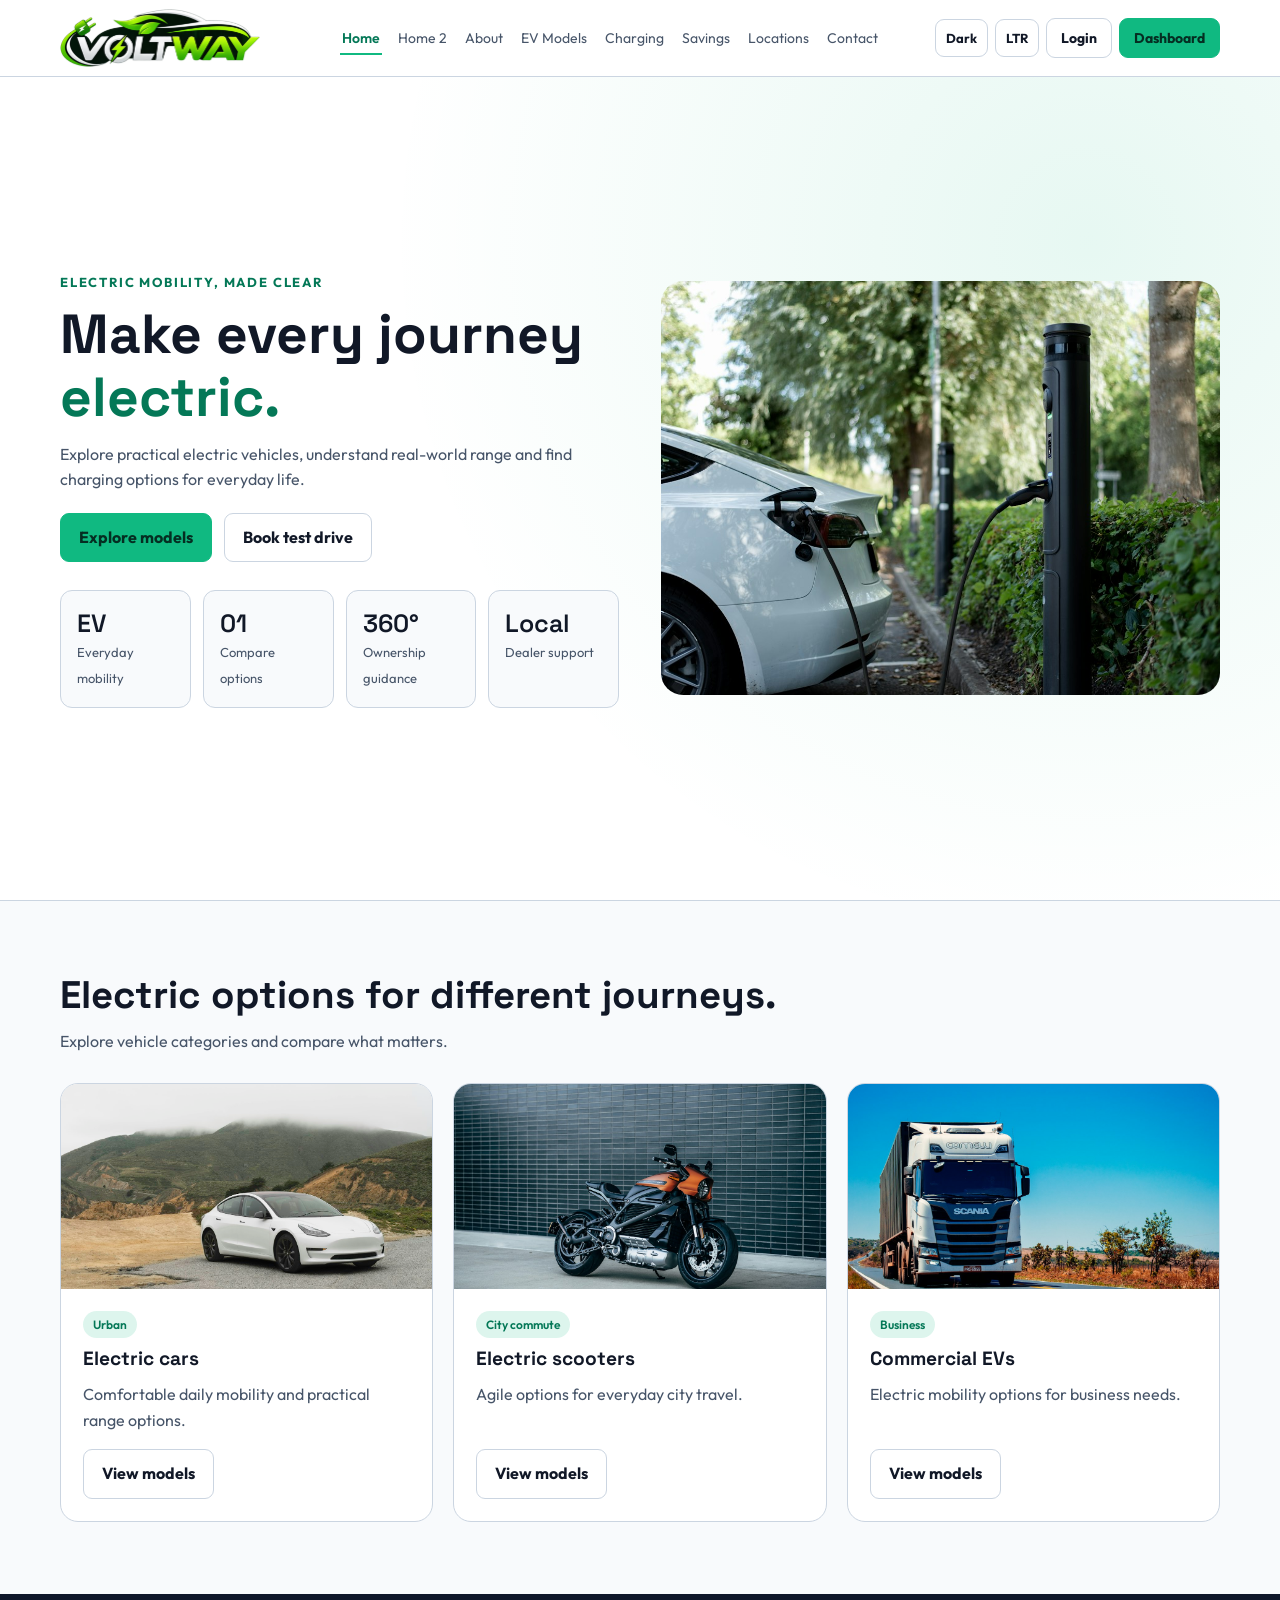
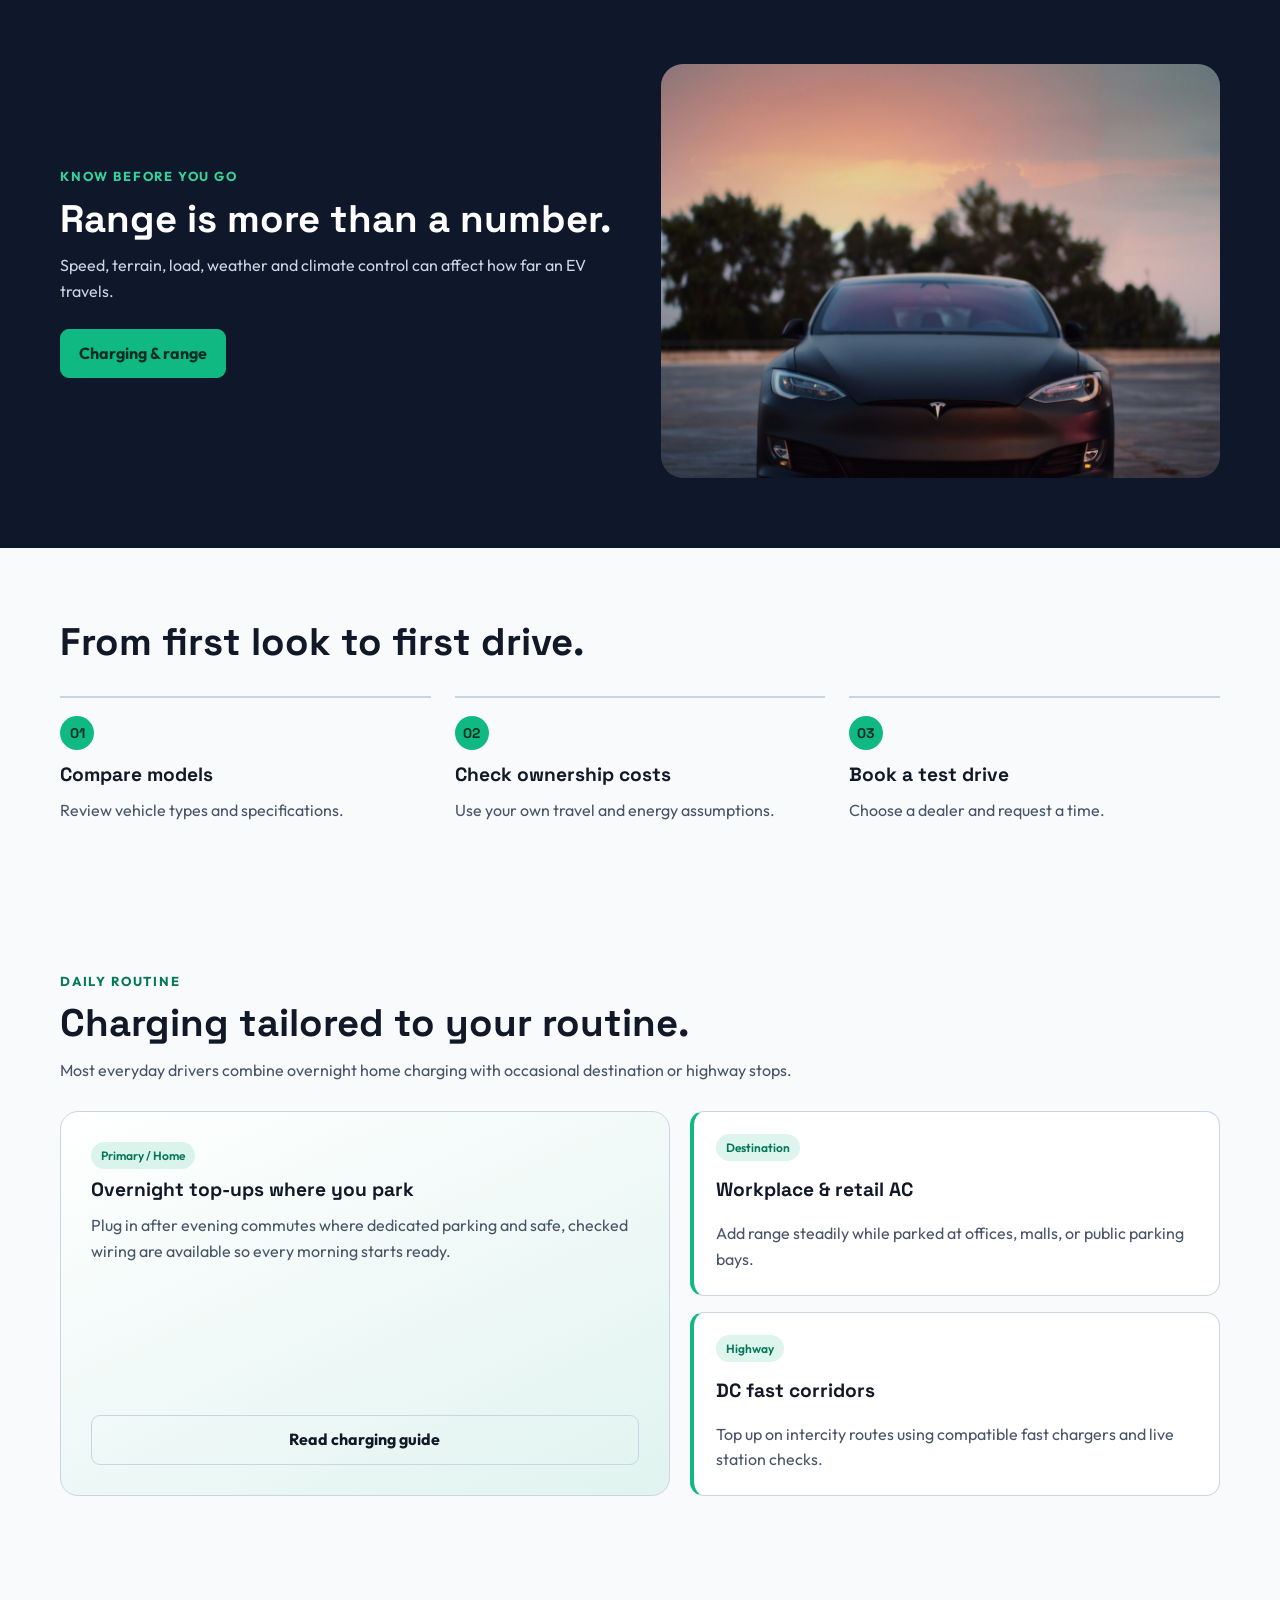
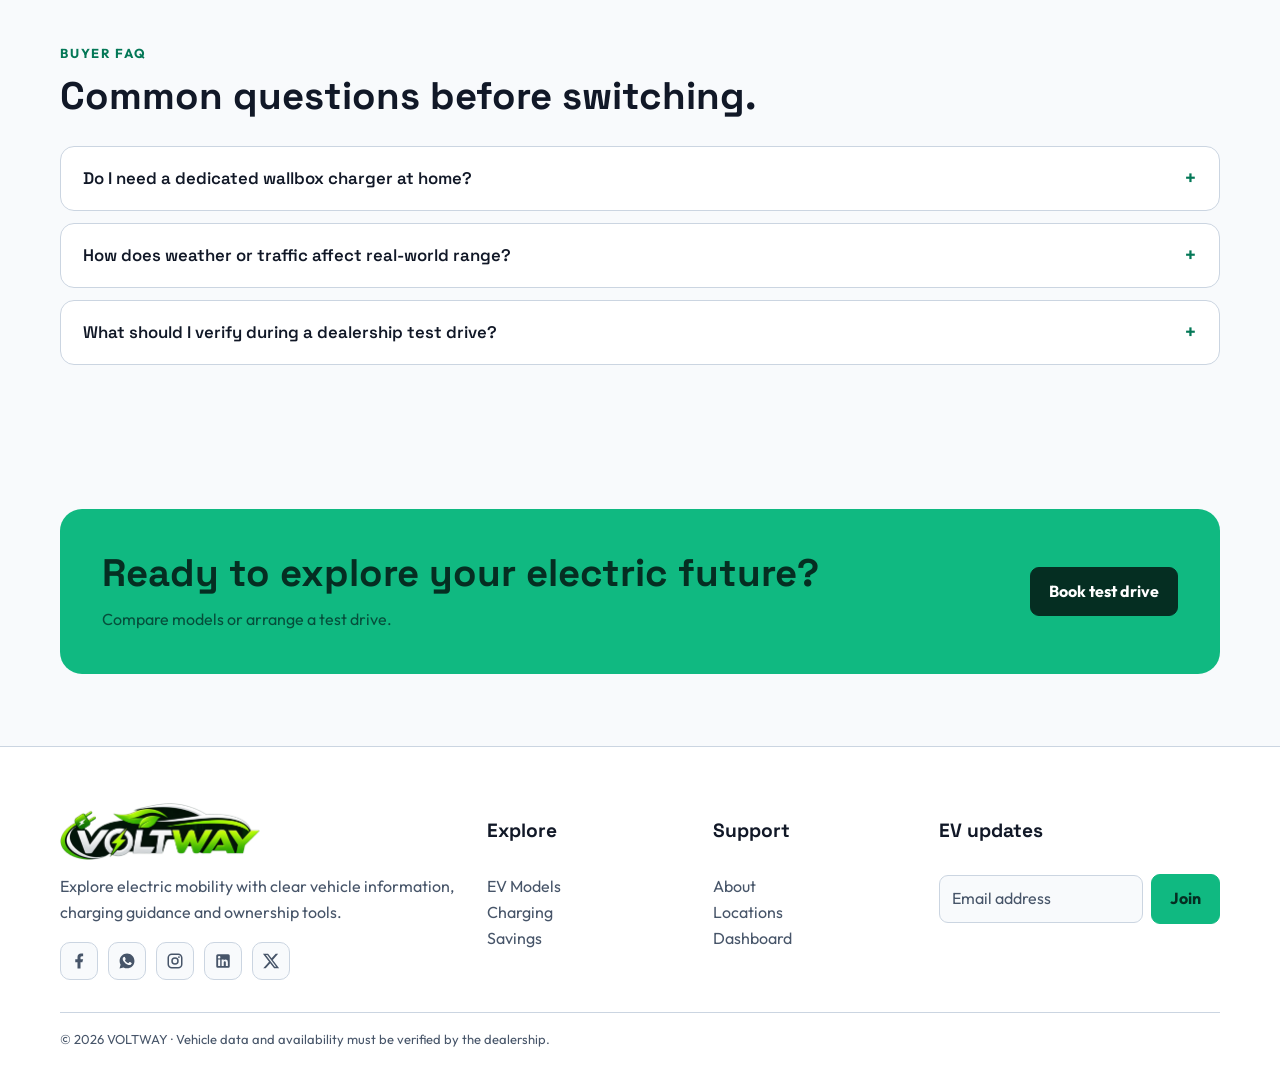
<file: index.html>
<!doctype html>
<html lang="en">
  <head>
    <meta charset="utf-8" />
    <meta name="viewport" content="width=device-width,initial-scale=1" />
    <title>Home | VOLTWAY</title>
    <link rel="icon" type="image/x-icon" href="assets/favicon.ico" />
    <link rel="icon" type="image/png" sizes="32x32" href="assets/favicon-32x32.png" />
    <link rel="icon" type="image/png" sizes="16x16" href="assets/favicon-16x16.png" />
    <link rel="apple-touch-icon" sizes="180x180" href="assets/apple-touch-icon.png" />
    <link rel="stylesheet" href="styles.css" />
  </head>
  <body>
    <header class="header">
      <div class="wrap nav">
        <a class="brand" href="index.html" aria-label="VOLTWAY Home">
          <img class="brand-logo" src="assets/logo.png" alt="VOLTWAY" />
        </a>
        <nav class="links" aria-label="Main navigation">
          <a href="index.html">Home</a>
          <a href="home2.html">Home 2</a>
          <a href="about.html">About</a>
          <a href="models.html">EV Models</a>
          <a href="charge.html">Charging</a>
          <a href="savings.html">Savings</a>
          <a href="locations.html">Locations</a>
          <a href="contact.html">Contact</a>
        </nav>
        <div class="actions">
          <button type="button" class="ctrl" data-theme>Dark</button>
          <button type="button" class="ctrl" data-dir>LTR</button>
          <a class="btn alt" href="login.html">Login</a>
          <a class="btn" href="dashboard.html">Dashboard</a>
          <button
            type="button"
            class="ctrl menu"
            aria-expanded="false"
            aria-controls="mobile-nav"
          >
            Menu
          </button>
        </div>
      </div>
      <nav class="mobile" id="mobile-nav" aria-label="Mobile navigation">
        <a href="index.html">Home</a>
        <a href="home2.html">Home 2</a>
        <a href="about.html">About</a>
        <a href="models.html">EV Models</a>
        <a href="charge.html">Charging</a>
        <a href="savings.html">Savings</a>
        <a href="locations.html">Locations</a>
        <a href="contact.html">Contact</a>
        <a href="dashboard.html">Dashboard</a>
        <a href="login.html">Login</a>
        <a href="signup.html">Sign Up</a>
      </nav>
    </header>

    <main>
      <section class="hero hero-home">
        <div class="wrap cols">
          <div>
            <span class="eyebrow">Electric mobility, made clear</span>
            <h1>
              Make every journey
              <span style="color: var(--s-txt)">electric.</span>
            </h1>
            <p>
              Explore practical electric vehicles, understand real-world range
              and find charging options for everyday life.
            </p>
            <div class="hero-actions">
              <a class="btn" href="models.html">Explore models</a>
              <a class="btn alt" href="locations.html">Book test drive</a>
            </div>
            <div class="stats">
              <div class="stat">
                <b>EV</b><span>Everyday mobility</span>
              </div>
              <div class="stat">
                <b>01</b><span>Compare options</span>
              </div>
              <div class="stat">
                <b>360°</b><span>Ownership guidance</span>
              </div>
              <div class="stat">
                <b>Local</b><span>Dealer support</span>
              </div>
            </div>
          </div>
          <img
            class="hero-img"
            src="assets/img/ev-roadside-charging.jpg"
            alt="White electric car charging at a roadside charging post"
          />
        </div>
      </section>

      <section class="section">
        <div class="wrap">
          <h2>Electric options for different journeys.</h2>
          <p>Explore vehicle categories and compare what matters.</p>
          <div class="grid">
            <article class="card">
              <img
                src="assets/img/ev-sedan-hillside.jpg"
                alt="White electric sedan parked on a hillside road"
                loading="lazy"
              />
              <div class="pad">
                <span class="tag">Urban</span>
                <h3>Electric cars</h3>
                <p>Comfortable daily mobility and practical range options.</p>
                <a class="btn alt" href="models.html">View models</a>
              </div>
            </article>
            <article class="card">
              <img
                src="assets/img/ev-motorcycle.jpg"
                alt="Electric motorcycle parked against a dark tiled wall"
                loading="lazy"
              />
              <div class="pad">
                <span class="tag">City commute</span>
                <h3>Electric scooters</h3>
                <p>Agile options for everyday city travel.</p>
                <a class="btn alt" href="models.html">View models</a>
              </div>
            </article>
            <article class="card">
              <img
                src="assets/img/commercial-truck.jpg"
                alt="Commercial freight truck driving on an open highway"
                loading="lazy"
              />
              <div class="pad">
                <span class="tag">Business</span>
                <h3>Commercial EVs</h3>
                <p>Electric mobility options for business needs.</p>
                <a class="btn alt" href="models.html">View models</a>
              </div>
            </article>
          </div>
        </div>
      </section>

      <section class="band">
        <div class="wrap split">
          <div>
            <span class="eyebrow">Know before you go</span>
            <h2>Range is more than a number.</h2>
            <p>
              Speed, terrain, load, weather and climate control can affect how
              far an EV travels.
            </p>
            <a class="btn" href="charge.html">Charging &amp; range</a>
          </div>
          <img
            class="photo"
            src="assets/img/ev-dusk-range.jpg"
            alt="Dark electric sedan on a road at dusk"
            loading="lazy"
          />
        </div>
      </section>

      <section class="section">
        <div class="wrap">
          <h2>From first look to first drive.</h2>
          <div class="timeline">
            <div class="timeline-item">
              <span class="timeline-badge">01</span>
              <h3>Compare models</h3>
              <p>Review vehicle types and specifications.</p>
            </div>
            <div class="timeline-item">
              <span class="timeline-badge">02</span>
              <h3>Check ownership costs</h3>
              <p>Use your own travel and energy assumptions.</p>
            </div>
            <div class="timeline-item">
              <span class="timeline-badge">03</span>
              <h3>Book a test drive</h3>
              <p>Choose a dealer and request a time.</p>
            </div>
          </div>
        </div>
      </section>

      <section class="section">
        <div class="wrap">
          <span class="eyebrow">Daily routine</span>
          <h2>Charging tailored to your routine.</h2>
          <p>
            Most everyday drivers combine overnight home charging with occasional
            destination or highway stops.
          </p>
          <div class="bento">
            <div class="bento-lead">
              <div>
                <span class="tag">Primary / Home</span>
                <h3>Overnight top-ups where you park</h3>
                <p>
                  Plug in after evening commutes where dedicated parking and
                  safe, checked wiring are available so every morning starts
                  ready.
                </p>
              </div>
              <a class="btn alt" href="charge.html">Read charging guide</a>
            </div>
            <div class="bento-stack">
              <div class="accent-card">
                <span class="tag">Destination</span>
                <h3>Workplace &amp; retail AC</h3>
                <p>
                  Add range steadily while parked at offices, malls, or public
                  parking bays.
                </p>
              </div>
              <div class="accent-card">
                <span class="tag">Highway</span>
                <h3>DC fast corridors</h3>
                <p>
                  Top up on intercity routes using compatible fast chargers and
                  live station checks.
                </p>
              </div>
            </div>
          </div>
        </div>
      </section>

      <section class="section">
        <div class="wrap">
          <span class="eyebrow">Buyer FAQ</span>
          <h2>Common questions before switching.</h2>
          <div class="faq">
            <details class="faq-item">
              <summary>Do I need a dedicated wallbox charger at home?</summary>
              <p>
                Many EVs support portable AC charging on verified sockets, while
                a dedicated wallbox offers faster overnight recovery. Confirm
                electrical capacity with a certified technician first.
              </p>
            </details>
            <details class="faq-item">
              <summary>How does weather or traffic affect real-world range?</summary>
              <p>
                Higher highway speeds, steep gradients, heavy payloads, and
                strong cabin cooling increase energy use, while smooth city
                driving and regenerative braking help extend range.
              </p>
            </details>
            <details class="faq-item">
              <summary>What should I verify during a dealership test drive?</summary>
              <p>
                Check seating comfort, visibility, regenerative braking feel,
                boot or under-seat storage, and confirm local service and
                warranty terms in writing.
              </p>
            </details>
          </div>
        </div>
      </section>

      <section class="section">
        <div class="wrap cta">
          <div>
            <h2>Ready to explore your electric future?</h2>
            <p>Compare models or arrange a test drive.</p>
          </div>
          <a class="btn alt" href="locations.html">Book test drive</a>
        </div>
      </section>
    </main>

    <footer class="footer">
      <div class="wrap footgrid">
        <div>
          <a class="brand" href="index.html" aria-label="VOLTWAY Home">
            <img class="brand-logo" src="assets/logo.png" alt="VOLTWAY" />
          </a>
          <p>
            Explore electric mobility with clear vehicle information, charging
            guidance and ownership tools.
          </p>
          <div class="socials" aria-label="Social media">
            <a href="#facebook" aria-label="Facebook" title="Facebook" data-demo="Connect your Facebook page URL.">
              <svg viewBox="0 0 24 24" fill="currentColor" aria-hidden="true">
                <path d="M14 13.5h2.5l1-4H14v-2c0-1.03 0-2 2-2h1.5V2.14c-.326-.043-1.557-.14-2.857-.14C11.928 2 10 3.657 10 6.7v2.8H7v4h3V22h4v-8.5z" />
              </svg>
            </a>
            <a href="#whatsapp" aria-label="WhatsApp" title="WhatsApp" data-demo="Connect your WhatsApp dealership link.">
              <svg viewBox="0 0 24 24" fill="currentColor" aria-hidden="true">
                <path d="M12.04 2C6.58 2 2.13 6.45 2.13 11.91c0 1.75.46 3.45 1.32 4.95L2.05 22l5.25-1.38c1.45.79 3.08 1.21 4.74 1.21 5.46 0 9.91-4.45 9.91-9.91S17.5 2 12.04 2zm5.79 14.01c-.24.68-1.41 1.3-1.95 1.38-.5.07-1.13.1-1.82-.12-.42-.13-.96-.31-1.65-.61-2.9-1.25-4.79-4.18-4.94-4.38-.14-.2-1.18-1.57-1.18-3s.75-2.13 1.02-2.42c.27-.29.59-.36.79-.36h.56c.18 0 .42-.07.66.5.24.58.82 2.01.89 2.15.07.15.12.32.02.52-.1.2-.15.32-.29.49-.15.17-.31.38-.44.51-.15.15-.3.31-.13.61.17.3.76 1.25 1.63 2.02 1.12.99 2.06 1.3 2.36 1.45.3.15.47.12.64-.07.17-.2.74-.86.94-1.16.2-.3.4-.25.67-.15.27.1 1.73.82 2.03.97.3.15.5.22.57.34.07.12.07.7-.17 1.38z" />
              </svg>
            </a>
            <a href="#instagram" aria-label="Instagram" title="Instagram" data-demo="Connect your Instagram profile URL.">
              <svg viewBox="0 0 24 24" fill="currentColor" aria-hidden="true">
                <path d="M7.8 2h8.4C19.4 2 22 4.6 22 7.8v8.4a5.8 5.8 0 0 1-5.8 5.8H7.8C4.6 22 2 19.4 2 16.2V7.8A5.8 5.8 0 0 1 7.8 2m-.2 2A3.6 3.6 0 0 0 4 7.6v8.8C4 18.39 5.61 20 7.6 20h8.8a3.6 3.6 0 0 0 3.6-3.6V7.6C20 5.61 18.39 4 16.4 4H7.6m9.65 1.5a1.25 1.25 0 0 1 1.25 1.25A1.25 1.25 0 0 1 17.25 8 1.25 1.25 0 0 1 16 6.75a1.25 1.25 0 0 1 1.25-1.25M12 7a5 5 0 0 1 5 5 5 5 0 0 1-5 5 5 5 0 0 1-5-5 5 5 0 0 1 5-5m0 2a3 3 0 0 0-3 3 3 3 0 0 0 3 3 3 3 0 0 0 3-3 3 3 0 0 0-3-3z" />
              </svg>
            </a>
            <a href="#linkedin" aria-label="LinkedIn" title="LinkedIn" data-demo="Connect your LinkedIn page URL.">
              <svg viewBox="0 0 24 24" fill="currentColor" aria-hidden="true">
                <path d="M19 3a2 2 0 0 1 2 2v14a2 2 0 0 1-2 2H5a2 2 0 0 1-2-2V5a2 2 0 0 1 2-2h14m-.5 15.5v-5.3a3.26 3.26 0 0 0-3.26-3.26c-.85 0-1.84.52-2.28 1.3v-1.11h-2.79v8.37h2.79v-4.93c0-.77.62-1.4 1.39-1.4a1.4 1.4 0 0 1 1.4 1.4v4.93h2.75M6.88 8.56a1.68 1.68 0 0 0 1.68-1.68c0-.93-.75-1.69-1.68-1.69a1.69 1.69 0 0 0-1.69 1.69c0 .93.76 1.68 1.69 1.68m1.39 9.94v-8.37H5.5v8.37h2.77z" />
              </svg>
            </a>
            <a href="#x" aria-label="X" title="X" data-demo="Connect your X profile URL.">
              <svg viewBox="0 0 24 24" fill="currentColor" aria-hidden="true">
                <path d="M18.244 2.25h3.308l-7.227 8.26 8.502 11.24H16.17l-5.214-6.817L4.99 21.75H1.68l7.73-8.835L1.254 2.25H8.08l4.713 6.231zm-1.161 17.52h1.833L7.084 4.126H5.117z" />
              </svg>
            </a>
          </div>
        </div>
        <div>
          <h3>Explore</h3>
          <p>
            <a href="models.html">EV Models</a><br />
            <a href="charge.html">Charging</a><br />
            <a href="savings.html">Savings</a>
          </p>
        </div>
        <div>
          <h3>Support</h3>
          <p>
            <a href="about.html">About</a><br />
            <a href="locations.html">Locations</a><br />
            <a href="dashboard.html">Dashboard</a>
          </p>
        </div>
        <div>
          <h3>EV updates</h3>
          <form
            class="foot-form"
            data-demo
            data-msg="Thanks. Connect a newsletter service to receive signups."
          >
            <input
              type="email"
              aria-label="Email address"
              placeholder="Email address"
              required
            />
            <button type="submit" class="btn">Join</button>
          </form>
        </div>
      </div>
      <div class="wrap copy">
        © 2026 VOLTWAY · Vehicle data and availability must be verified by the
        dealership.
      </div>
    </footer>

    <div class="toast" role="status" aria-live="polite"></div>
    <script src="script.js"></script>
  </body>
</html>
</file>
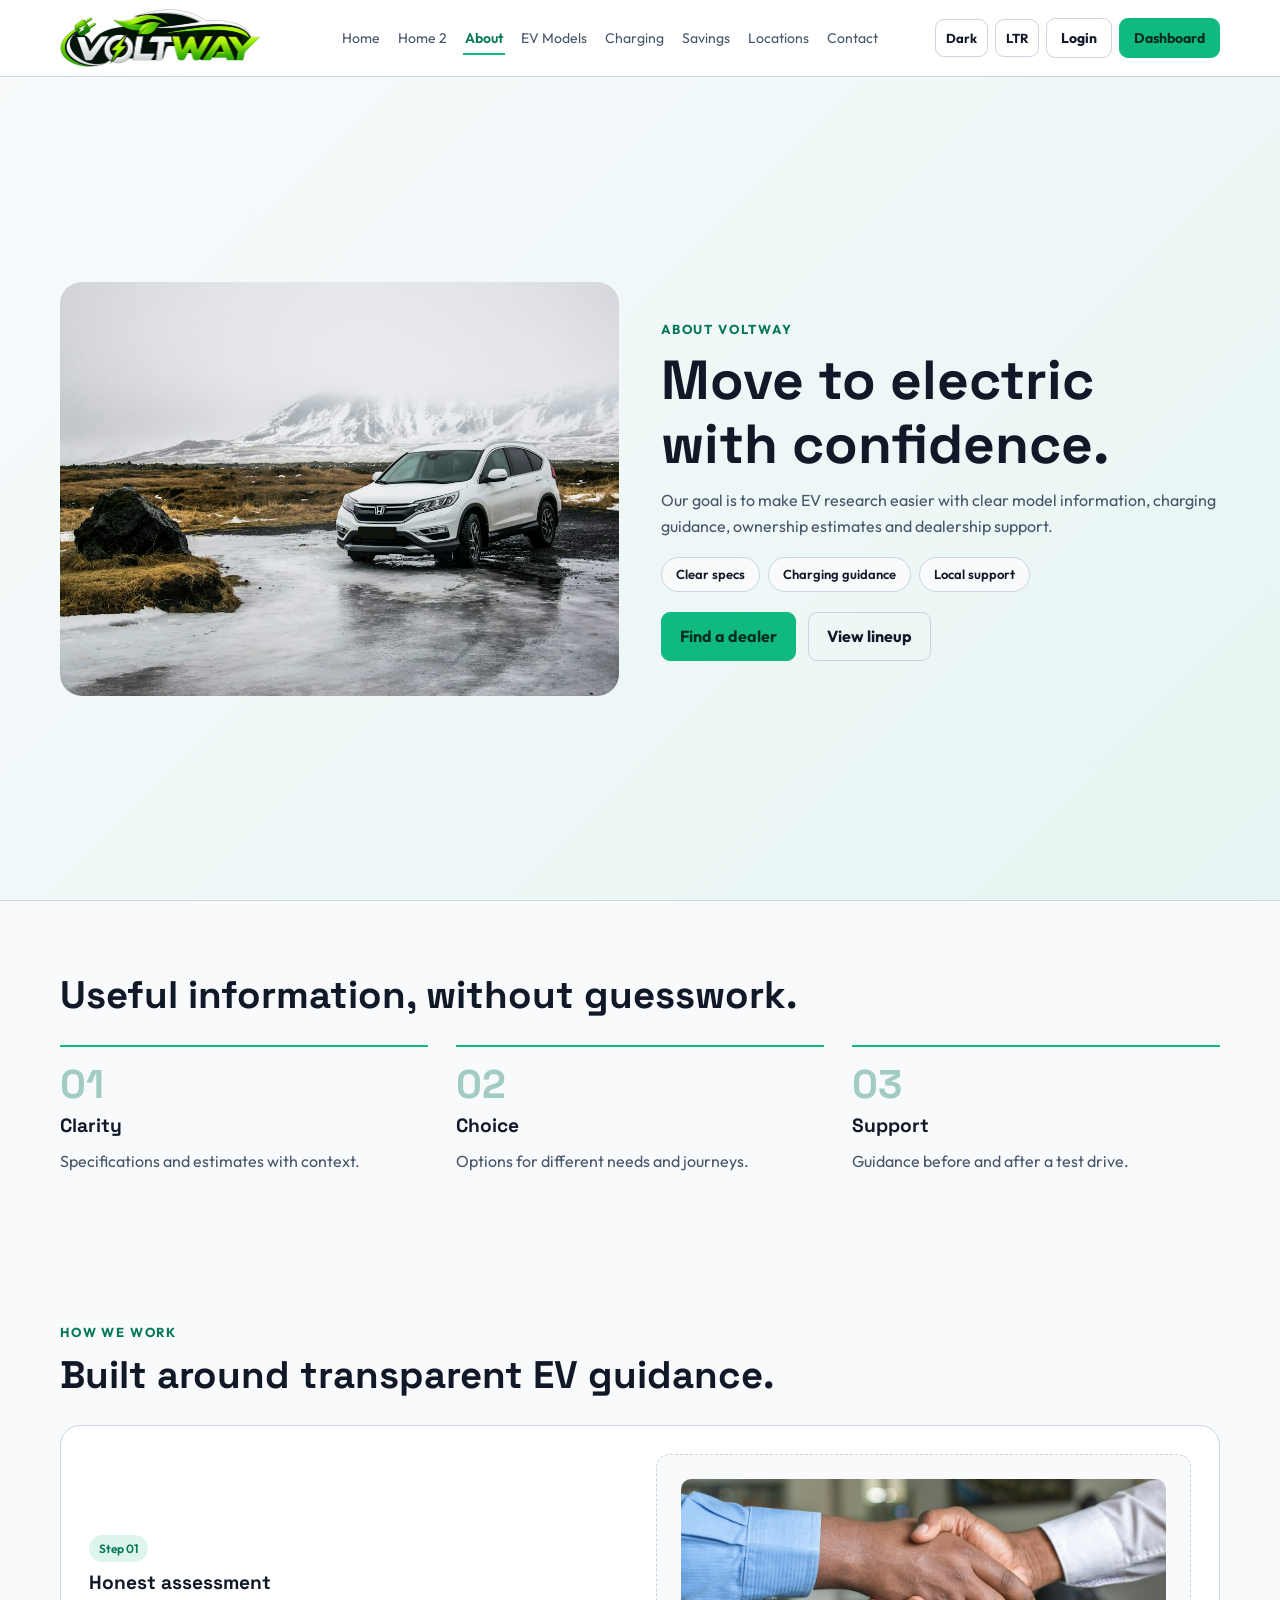
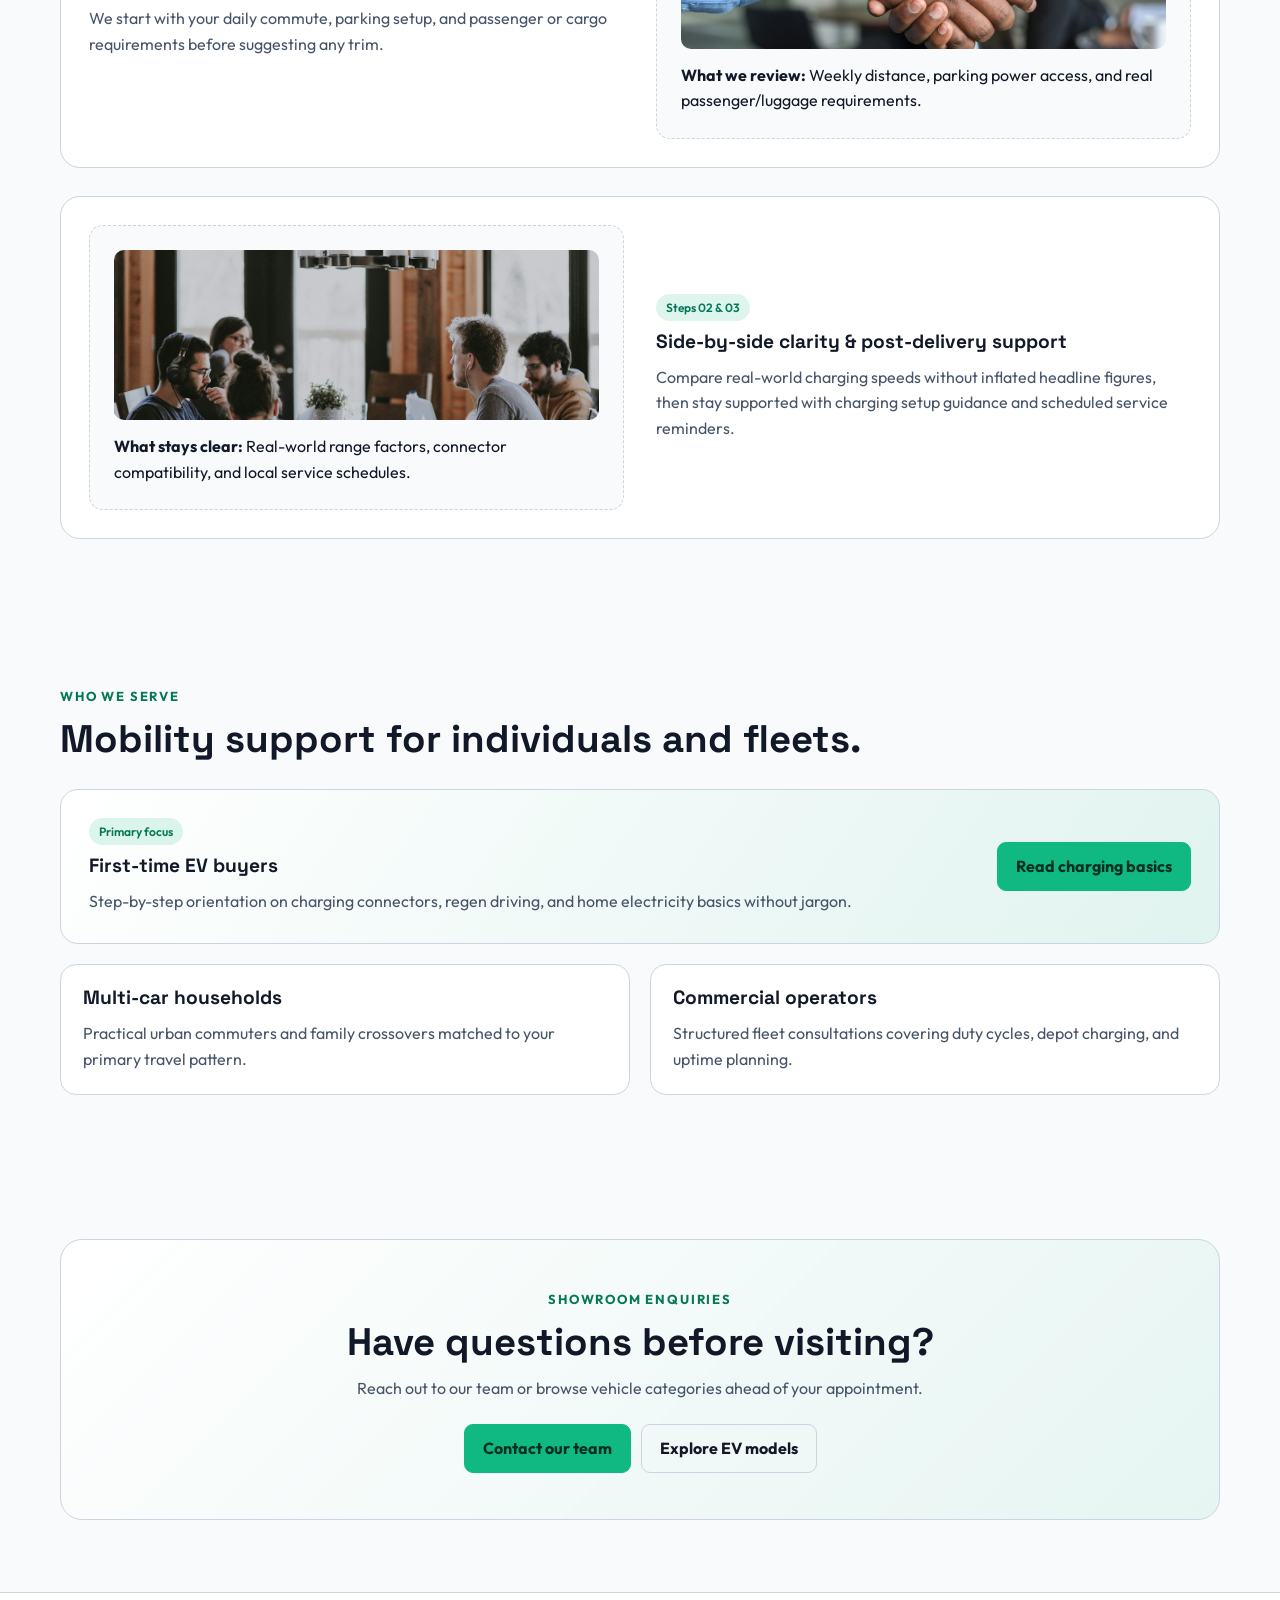
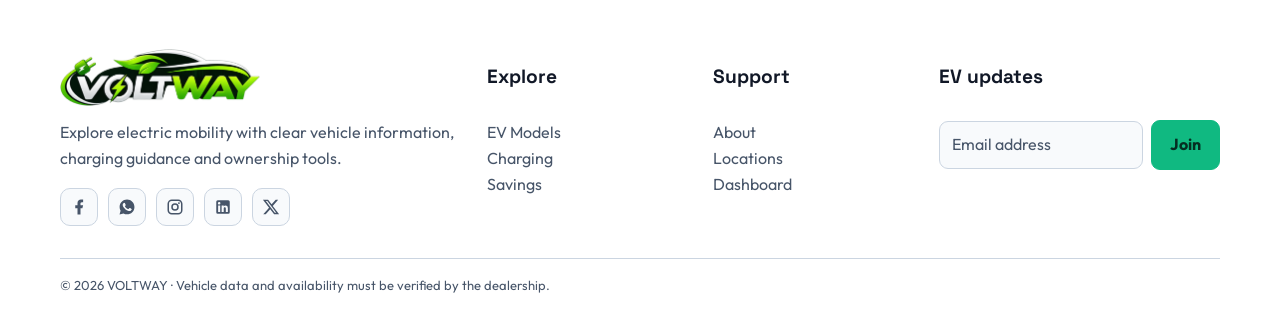
<file: about.html>
<!doctype html>
<html lang="en">
  <head>
    <meta charset="utf-8" />
    <meta name="viewport" content="width=device-width,initial-scale=1" />
    <title>About | VOLTWAY</title>
    <link rel="icon" type="image/x-icon" href="assets/favicon.ico" />
    <link rel="icon" type="image/png" sizes="32x32" href="assets/favicon-32x32.png" />
    <link rel="icon" type="image/png" sizes="16x16" href="assets/favicon-16x16.png" />
    <link rel="apple-touch-icon" sizes="180x180" href="assets/apple-touch-icon.png" />
    <link rel="stylesheet" href="styles.css" />
  </head>
  <body>
    <header class="header">
      <div class="wrap nav">
        <a class="brand" href="index.html" aria-label="VOLTWAY Home">
          <img class="brand-logo" src="assets/logo.png" alt="VOLTWAY" />
        </a>
        <nav class="links" aria-label="Main navigation">
          <a href="index.html">Home</a>
          <a href="home2.html">Home 2</a>
          <a href="about.html">About</a>
          <a href="models.html">EV Models</a>
          <a href="charge.html">Charging</a>
          <a href="savings.html">Savings</a>
          <a href="locations.html">Locations</a>
          <a href="contact.html">Contact</a>
        </nav>
        <div class="actions">
          <button type="button" class="ctrl" data-theme>Dark</button>
          <button type="button" class="ctrl" data-dir>LTR</button>
          <a class="btn alt" href="login.html">Login</a>
          <a class="btn" href="dashboard.html">Dashboard</a>
          <button
            type="button"
            class="ctrl menu"
            aria-expanded="false"
            aria-controls="mobile-nav"
          >
            Menu
          </button>
        </div>
      </div>
      <nav class="mobile" id="mobile-nav" aria-label="Mobile navigation">
        <a href="index.html">Home</a>
        <a href="home2.html">Home 2</a>
        <a href="about.html">About</a>
        <a href="models.html">EV Models</a>
        <a href="charge.html">Charging</a>
        <a href="savings.html">Savings</a>
        <a href="locations.html">Locations</a>
        <a href="contact.html">Contact</a>
        <a href="dashboard.html">Dashboard</a>
        <a href="login.html">Login</a>
        <a href="signup.html">Sign Up</a>
      </nav>
    </header>

    <main>
      <section class="hero hero-about">
        <div class="wrap split">
          <img
            class="hero-img"
            src="assets/img/about-hero.jpg"
            alt="White SUV parked in a calm open landscape"
          />
          <div>
            <span class="eyebrow">About VOLTWAY</span>
            <h1>Move to electric with confidence.</h1>
            <p>
              Our goal is to make EV research easier with clear model
              information, charging guidance, ownership estimates and dealership
              support.
            </p>
            <div class="hero-pills">
              <span class="hero-pill">Clear specs</span>
              <span class="hero-pill">Charging guidance</span>
              <span class="hero-pill">Local support</span>
            </div>
            <div class="hero-actions">
              <a class="btn" href="locations.html">Find a dealer</a>
              <a class="btn alt" href="models.html">View lineup</a>
            </div>
          </div>
        </div>
      </section>

      <section class="section">
        <div class="wrap">
          <h2>Useful information, without guesswork.</h2>
          <div class="num-banner">
            <div class="num-item">
              <span class="num-big">01</span>
              <h3>Clarity</h3>
              <p>Specifications and estimates with context.</p>
            </div>
            <div class="num-item">
              <span class="num-big">02</span>
              <h3>Choice</h3>
              <p>Options for different needs and journeys.</p>
            </div>
            <div class="num-item">
              <span class="num-big">03</span>
              <h3>Support</h3>
              <p>Guidance before and after a test drive.</p>
            </div>
          </div>
        </div>
      </section>

      <section class="section">
        <div class="wrap">
          <span class="eyebrow">How we work</span>
          <h2>Built around transparent EV guidance.</h2>
          <div class="zig-rows">
            <div class="zig-row">
              <div>
                <span class="tag">Step 01</span>
                <h3>Honest assessment</h3>
                <p>
                  We start with your daily commute, parking setup, and passenger
                  or cargo requirements before suggesting any trim.
                </p>
              </div>
              <div class="zig-box">
                <img class="zig-photo" src="assets/img/handshake.jpg" alt="Advisor and customer shaking hands" loading="lazy" />
                <strong>What we review:</strong> Weekly distance, parking power
                access, and real passenger/luggage requirements.
              </div>
            </div>
            <div class="zig-row">
              <div class="zig-box">
                <img class="zig-photo" src="assets/img/team-meeting.jpg" alt="Team discussing vehicle options around a table" loading="lazy" />
                <strong>What stays clear:</strong> Real-world range factors,
                connector compatibility, and local service schedules.
              </div>
              <div>
                <span class="tag">Steps 02 &amp; 03</span>
                <h3>Side-by-side clarity &amp; post-delivery support</h3>
                <p>
                  Compare real-world charging speeds without inflated headline
                  figures, then stay supported with charging setup guidance and
                  scheduled service reminders.
                </p>
              </div>
            </div>
          </div>
        </div>
      </section>

      <section class="section">
        <div class="wrap">
          <span class="eyebrow">Who we serve</span>
          <h2>Mobility support for individuals and fleets.</h2>
          <div class="mosaic-grid">
            <div class="mosaic-wide">
              <div>
                <span class="tag">Primary focus</span>
                <h3>First-time EV buyers</h3>
                <p>
                  Step-by-step orientation on charging connectors, regen
                  driving, and home electricity basics without jargon.
                </p>
              </div>
              <a class="btn" href="charge.html">Read charging basics</a>
            </div>
            <div class="panel">
              <h3>Multi-car households</h3>
              <p>
                Practical urban commuters and family crossovers matched to your
                primary travel pattern.
              </p>
            </div>
            <div class="panel">
              <h3>Commercial operators</h3>
              <p>
                Structured fleet consultations covering duty cycles, depot
                charging, and uptime planning.
              </p>
            </div>
          </div>
        </div>
      </section>

      <section class="section">
        <div class="wrap cta-outline">
          <span class="eyebrow">Showroom enquiries</span>
          <h2>Have questions before visiting?</h2>
          <p>
            Reach out to our team or browse vehicle categories ahead of your
            appointment.
          </p>
          <div class="cta-actions">
            <a class="btn" href="contact.html">Contact our team</a>
            <a class="btn alt" href="models.html">Explore EV models</a>
          </div>
        </div>
      </section>
    </main>

    <footer class="footer">
      <div class="wrap footgrid">
        <div>
          <a class="brand" href="index.html" aria-label="VOLTWAY Home">
            <img class="brand-logo" src="assets/logo.png" alt="VOLTWAY" />
          </a>
          <p>
            Explore electric mobility with clear vehicle information, charging
            guidance and ownership tools.
          </p>
          <div class="socials" aria-label="Social media">
            <a href="#facebook" aria-label="Facebook" title="Facebook" data-demo="Connect your Facebook page URL.">
              <svg viewBox="0 0 24 24" fill="currentColor" aria-hidden="true">
                <path d="M14 13.5h2.5l1-4H14v-2c0-1.03 0-2 2-2h1.5V2.14c-.326-.043-1.557-.14-2.857-.14C11.928 2 10 3.657 10 6.7v2.8H7v4h3V22h4v-8.5z" />
              </svg>
            </a>
            <a href="#whatsapp" aria-label="WhatsApp" title="WhatsApp" data-demo="Connect your WhatsApp dealership link.">
              <svg viewBox="0 0 24 24" fill="currentColor" aria-hidden="true">
                <path d="M12.04 2C6.58 2 2.13 6.45 2.13 11.91c0 1.75.46 3.45 1.32 4.95L2.05 22l5.25-1.38c1.45.79 3.08 1.21 4.74 1.21 5.46 0 9.91-4.45 9.91-9.91S17.5 2 12.04 2zm5.79 14.01c-.24.68-1.41 1.3-1.95 1.38-.5.07-1.13.1-1.82-.12-.42-.13-.96-.31-1.65-.61-2.9-1.25-4.79-4.18-4.94-4.38-.14-.2-1.18-1.57-1.18-3s.75-2.13 1.02-2.42c.27-.29.59-.36.79-.36h.56c.18 0 .42-.07.66.5.24.58.82 2.01.89 2.15.07.15.12.32.02.52-.1.2-.15.32-.29.49-.15.17-.31.38-.44.51-.15.15-.3.31-.13.61.17.3.76 1.25 1.63 2.02 1.12.99 2.06 1.3 2.36 1.45.3.15.47.12.64-.07.17-.2.74-.86.94-1.16.2-.3.4-.25.67-.15.27.1 1.73.82 2.03.97.3.15.5.22.57.34.07.12.07.7-.17 1.38z" />
              </svg>
            </a>
            <a href="#instagram" aria-label="Instagram" title="Instagram" data-demo="Connect your Instagram profile URL.">
              <svg viewBox="0 0 24 24" fill="currentColor" aria-hidden="true">
                <path d="M7.8 2h8.4C19.4 2 22 4.6 22 7.8v8.4a5.8 5.8 0 0 1-5.8 5.8H7.8C4.6 22 2 19.4 2 16.2V7.8A5.8 5.8 0 0 1 7.8 2m-.2 2A3.6 3.6 0 0 0 4 7.6v8.8C4 18.39 5.61 20 7.6 20h8.8a3.6 3.6 0 0 0 3.6-3.6V7.6C20 5.61 18.39 4 16.4 4H7.6m9.65 1.5a1.25 1.25 0 0 1 1.25 1.25A1.25 1.25 0 0 1 17.25 8 1.25 1.25 0 0 1 16 6.75a1.25 1.25 0 0 1 1.25-1.25M12 7a5 5 0 0 1 5 5 5 5 0 0 1-5 5 5 5 0 0 1-5-5 5 5 0 0 1 5-5m0 2a3 3 0 0 0-3 3 3 3 0 0 0 3 3 3 3 0 0 0 3-3 3 3 0 0 0-3-3z" />
              </svg>
            </a>
            <a href="#linkedin" aria-label="LinkedIn" title="LinkedIn" data-demo="Connect your LinkedIn page URL.">
              <svg viewBox="0 0 24 24" fill="currentColor" aria-hidden="true">
                <path d="M19 3a2 2 0 0 1 2 2v14a2 2 0 0 1-2 2H5a2 2 0 0 1-2-2V5a2 2 0 0 1 2-2h14m-.5 15.5v-5.3a3.26 3.26 0 0 0-3.26-3.26c-.85 0-1.84.52-2.28 1.3v-1.11h-2.79v8.37h2.79v-4.93c0-.77.62-1.4 1.39-1.4a1.4 1.4 0 0 1 1.4 1.4v4.93h2.75M6.88 8.56a1.68 1.68 0 0 0 1.68-1.68c0-.93-.75-1.69-1.68-1.69a1.69 1.69 0 0 0-1.69 1.69c0 .93.76 1.68 1.69 1.68m1.39 9.94v-8.37H5.5v8.37h2.77z" />
              </svg>
            </a>
            <a href="#x" aria-label="X" title="X" data-demo="Connect your X profile URL.">
              <svg viewBox="0 0 24 24" fill="currentColor" aria-hidden="true">
                <path d="M18.244 2.25h3.308l-7.227 8.26 8.502 11.24H16.17l-5.214-6.817L4.99 21.75H1.68l7.73-8.835L1.254 2.25H8.08l4.713 6.231zm-1.161 17.52h1.833L7.084 4.126H5.117z" />
              </svg>
            </a>
          </div>
        </div>
        <div>
          <h3>Explore</h3>
          <p>
            <a href="models.html">EV Models</a><br />
            <a href="charge.html">Charging</a><br />
            <a href="savings.html">Savings</a>
          </p>
        </div>
        <div>
          <h3>Support</h3>
          <p>
            <a href="about.html">About</a><br />
            <a href="locations.html">Locations</a><br />
            <a href="dashboard.html">Dashboard</a>
          </p>
        </div>
        <div>
          <h3>EV updates</h3>
          <form
            class="foot-form"
            data-demo
            data-msg="Thanks. Connect a newsletter service to receive signups."
          >
            <input
              type="email"
              aria-label="Email address"
              placeholder="Email address"
              required
            />
            <button type="submit" class="btn">Join</button>
          </form>
        </div>
      </div>
      <div class="wrap copy">
        © 2026 VOLTWAY · Vehicle data and availability must be verified by the
        dealership.
      </div>
    </footer>

    <div class="toast" role="status" aria-live="polite"></div>
    <script src="script.js"></script>
  </body>
</html>
</file>
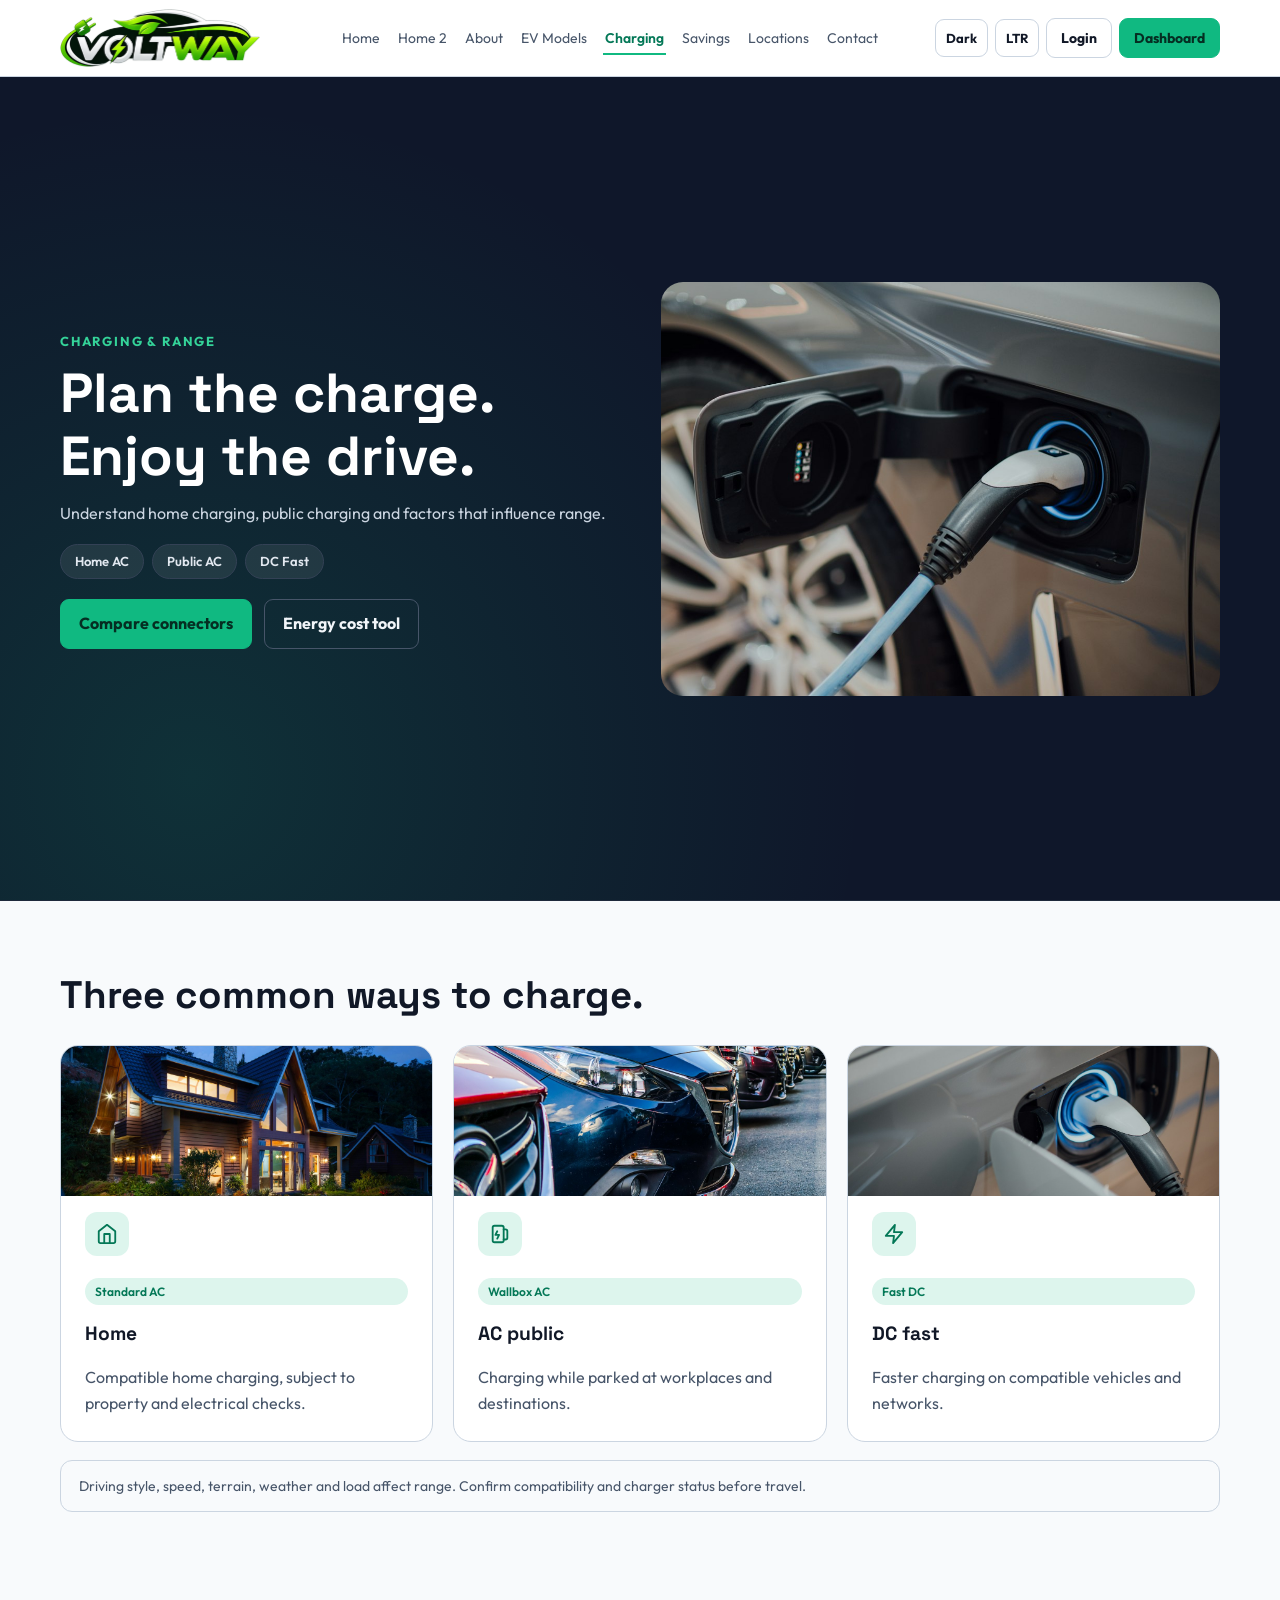
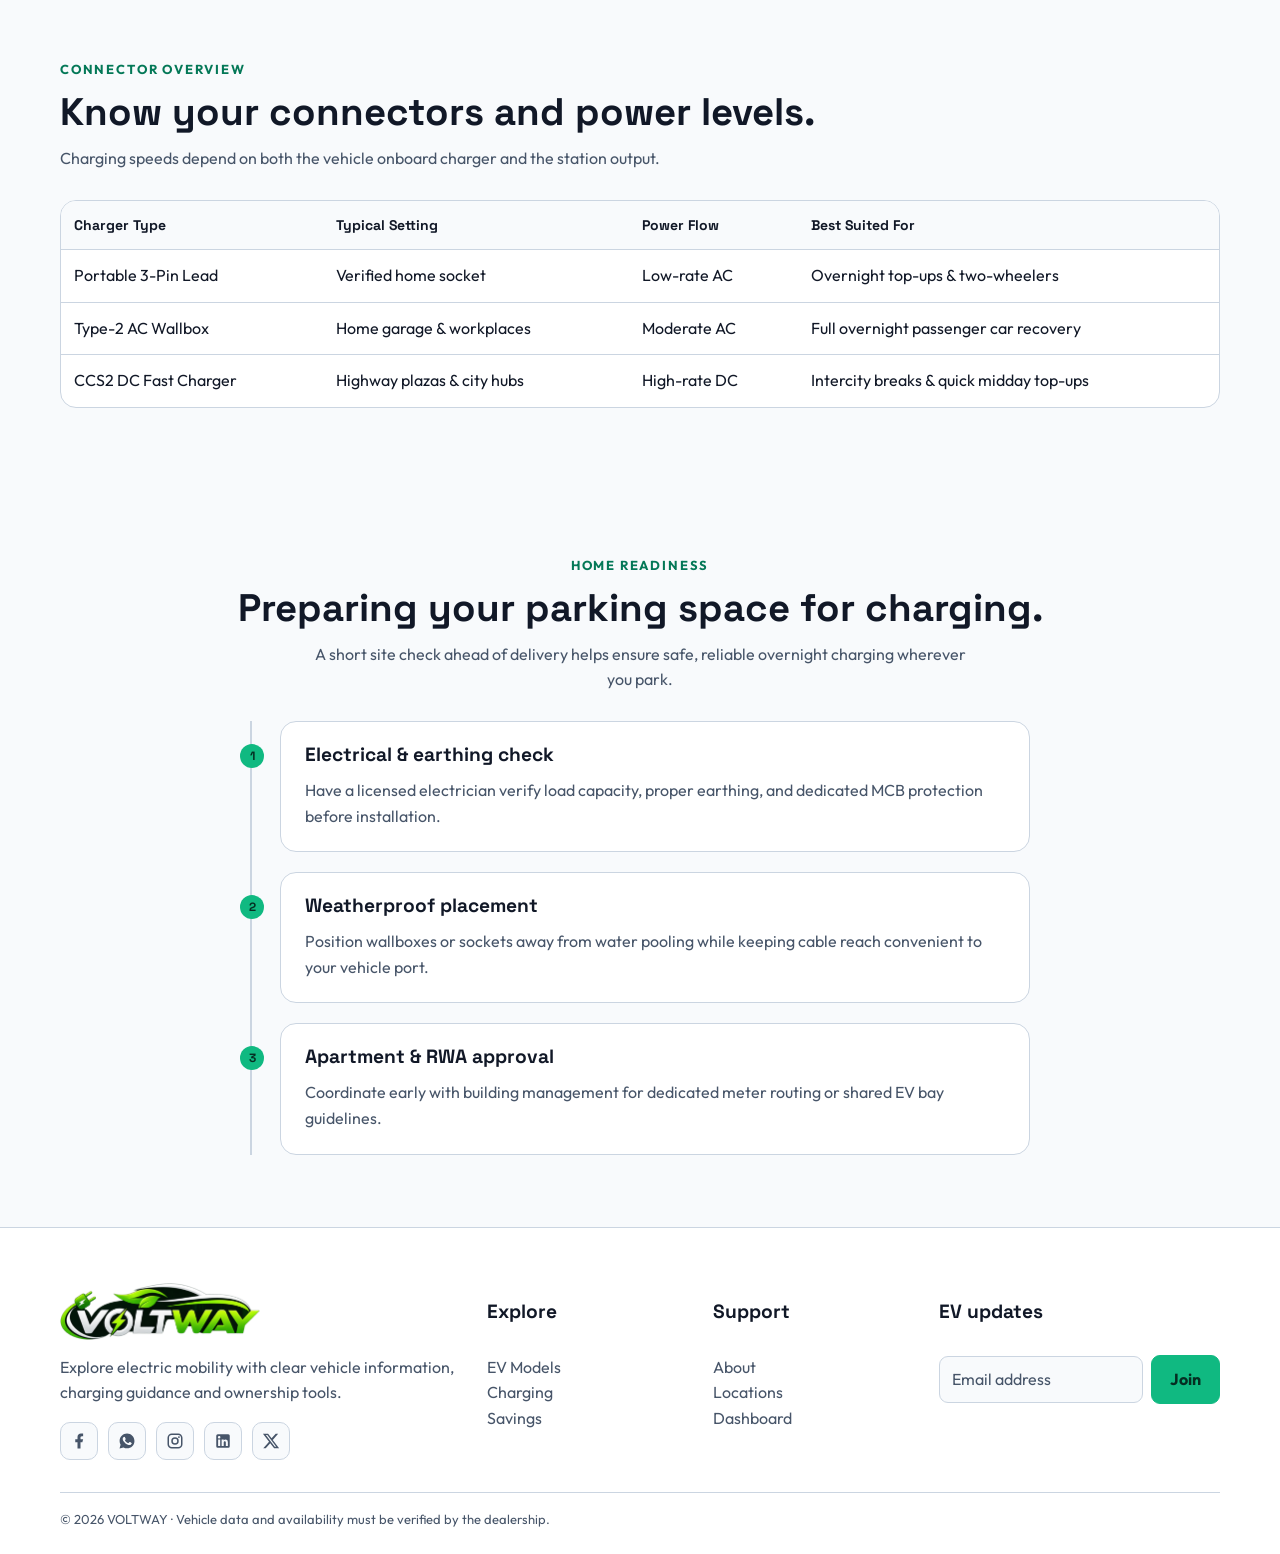
<file: charge.html>
<!doctype html>
<html lang="en">
  <head>
    <meta charset="utf-8" />
    <meta name="viewport" content="width=device-width,initial-scale=1" />
    <title>Charge | VOLTWAY</title>
    <link rel="icon" type="image/x-icon" href="assets/favicon.ico" />
    <link rel="icon" type="image/png" sizes="32x32" href="assets/favicon-32x32.png" />
    <link rel="icon" type="image/png" sizes="16x16" href="assets/favicon-16x16.png" />
    <link rel="apple-touch-icon" sizes="180x180" href="assets/apple-touch-icon.png" />
    <link rel="stylesheet" href="styles.css" />
  </head>
  <body>
    <header class="header">
      <div class="wrap nav">
        <a class="brand" href="index.html" aria-label="VOLTWAY Home">
          <img class="brand-logo" src="assets/logo.png" alt="VOLTWAY" />
        </a>
        <nav class="links" aria-label="Main navigation">
          <a href="index.html">Home</a>
          <a href="home2.html">Home 2</a>
          <a href="about.html">About</a>
          <a href="models.html">EV Models</a>
          <a href="charge.html">Charging</a>
          <a href="savings.html">Savings</a>
          <a href="locations.html">Locations</a>
          <a href="contact.html">Contact</a>
        </nav>
        <div class="actions">
          <button type="button" class="ctrl" data-theme>Dark</button>
          <button type="button" class="ctrl" data-dir>LTR</button>
          <a class="btn alt" href="login.html">Login</a>
          <a class="btn" href="dashboard.html">Dashboard</a>
          <button
            type="button"
            class="ctrl menu"
            aria-expanded="false"
            aria-controls="mobile-nav"
          >
            Menu
          </button>
        </div>
      </div>
      <nav class="mobile" id="mobile-nav" aria-label="Mobile navigation">
        <a href="index.html">Home</a>
        <a href="home2.html">Home 2</a>
        <a href="about.html">About</a>
        <a href="models.html">EV Models</a>
        <a href="charge.html">Charging</a>
        <a href="savings.html">Savings</a>
        <a href="locations.html">Locations</a>
        <a href="contact.html">Contact</a>
        <a href="dashboard.html">Dashboard</a>
        <a href="login.html">Login</a>
        <a href="signup.html">Sign Up</a>
      </nav>
    </header>

    <main>
      <section class="hero hero-charge">
        <div class="wrap split">
          <div>
            <span class="eyebrow">Charging &amp; range</span>
            <h1>Plan the charge. Enjoy the drive.</h1>
            <p>
              Understand home charging, public charging and factors that
              influence range.
            </p>
            <div class="hero-pills">
              <span class="hero-pill">Home AC</span>
              <span class="hero-pill">Public AC</span>
              <span class="hero-pill">DC Fast</span>
            </div>
            <div class="hero-actions">
              <a class="btn" href="#connectors">Compare connectors</a>
              <a class="btn alt" href="savings.html">Energy cost tool</a>
            </div>
          </div>
          <img
            class="hero-img"
            src="assets/img/charge-port.jpg"
            alt="Charging cable plugged into an electric car port"
          />
        </div>
      </section>

      <section class="section">
        <div class="wrap">
          <h2>Three common ways to charge.</h2>
          <div class="charge-flow">
            <div class="charge-card">
              <img class="charge-photo" src="assets/img/home-garage.jpg" alt="Electric car parked outside a lit home garage" loading="lazy" />
              <div class="icon-badge" aria-hidden="true">
                <svg viewBox="0 0 24 24" fill="none" stroke="currentColor" stroke-width="2" stroke-linecap="round" stroke-linejoin="round">
                  <path d="M3 9l9-7 9 7v11a2 2 0 0 1-2 2H5a2 2 0 0 1-2-2z" />
                  <polyline points="9 22 9 12 15 12 15 22" />
                </svg>
              </div>
              <span class="tag">Standard AC</span>
              <h3>Home</h3>
              <p>
                Compatible home charging, subject to property and electrical
                checks.
              </p>
            </div>
            <div class="charge-card">
              <img class="charge-photo" src="assets/img/public-parking.jpg" alt="Row of cars in a public parking area" loading="lazy" />
              <div class="icon-badge" aria-hidden="true">
                <svg viewBox="0 0 24 24" fill="none" stroke="currentColor" stroke-width="2" stroke-linecap="round" stroke-linejoin="round">
                  <rect x="4" y="3" width="12" height="18" rx="2" />
                  <path d="M16 7h2a2 2 0 0 1 2 2v7a2 2 0 0 1-2 2h-2" />
                  <path d="M9 9l-2 4h4l-2 4" />
                </svg>
              </div>
              <span class="tag">Wallbox AC</span>
              <h3>AC public</h3>
              <p>Charging while parked at workplaces and destinations.</p>
            </div>
            <div class="charge-card">
              <img class="charge-photo" src="assets/img/dc-fast-plug.jpg" alt="Fast charger connector plugged into an electric car" loading="lazy" />
              <div class="icon-badge" aria-hidden="true">
                <svg viewBox="0 0 24 24" fill="none" stroke="currentColor" stroke-width="2" stroke-linecap="round" stroke-linejoin="round">
                  <polygon points="13 2 3 14 12 14 11 22 21 10 12 10 13 2" />
                </svg>
              </div>
              <span class="tag">Fast DC</span>
              <h3>DC fast</h3>
              <p>Faster charging on compatible vehicles and networks.</p>
            </div>
          </div>
          <div class="hero-note">
            Driving style, speed, terrain, weather and load affect range.
            Confirm compatibility and charger status before travel.
          </div>
        </div>
      </section>
      <section class="section" id="connectors">
        <div class="wrap">
          <span class="eyebrow">Connector overview</span>
          <h2>Know your connectors and power levels.</h2>
          <p>
            Charging speeds depend on both the vehicle onboard charger and the
            station output.
          </p>
          <div class="table-wrap">
            <table class="table">
              <thead>
                <tr>
                  <th>Charger Type</th>
                  <th>Typical Setting</th>
                  <th>Power Flow</th>
                  <th>Best Suited For</th>
                </tr>
              </thead>
              <tbody>
                <tr>
                  <td>Portable 3-Pin Lead</td>
                  <td>Verified home socket</td>
                  <td>Low-rate AC</td>
                  <td>Overnight top-ups &amp; two-wheelers</td>
                </tr>
                <tr>
                  <td>Type-2 AC Wallbox</td>
                  <td>Home garage &amp; workplaces</td>
                  <td>Moderate AC</td>
                  <td>Full overnight passenger car recovery</td>
                </tr>
                <tr>
                  <td>CCS2 DC Fast Charger</td>
                  <td>Highway plazas &amp; city hubs</td>
                  <td>High-rate DC</td>
                  <td>Intercity breaks &amp; quick midday top-ups</td>
                </tr>
              </tbody>
            </table>
          </div>
        </div>
      </section>

      <section class="section">
        <div class="wrap">
          <div class="hero-center">
            <span class="eyebrow">Home readiness</span>
            <h2>Preparing your parking space for charging.</h2>
            <p>
              A short site check ahead of delivery helps ensure safe, reliable
              overnight charging wherever you park.
            </p>
          </div>
          <div class="vertical-stepper">
            <div class="v-step">
              <span class="v-dot">1</span>
              <h3>Electrical &amp; earthing check</h3>
              <p>
                Have a licensed electrician verify load capacity, proper
                earthing, and dedicated MCB protection before installation.
              </p>
            </div>
            <div class="v-step">
              <span class="v-dot">2</span>
              <h3>Weatherproof placement</h3>
              <p>
                Position wallboxes or sockets away from water pooling while
                keeping cable reach convenient to your vehicle port.
              </p>
            </div>
            <div class="v-step">
              <span class="v-dot">3</span>
              <h3>Apartment &amp; RWA approval</h3>
              <p>
                Coordinate early with building management for dedicated meter
                routing or shared EV bay guidelines.
              </p>
            </div>
          </div>
        </div>
      </section>
    </main>

    <footer class="footer">
      <div class="wrap footgrid">
        <div>
          <a class="brand" href="index.html" aria-label="VOLTWAY Home">
            <img class="brand-logo" src="assets/logo.png" alt="VOLTWAY" />
          </a>
          <p>
            Explore electric mobility with clear vehicle information, charging
            guidance and ownership tools.
          </p>
          <div class="socials" aria-label="Social media">
            <a href="#facebook" aria-label="Facebook" title="Facebook" data-demo="Connect your Facebook page URL.">
              <svg viewBox="0 0 24 24" fill="currentColor" aria-hidden="true">
                <path d="M14 13.5h2.5l1-4H14v-2c0-1.03 0-2 2-2h1.5V2.14c-.326-.043-1.557-.14-2.857-.14C11.928 2 10 3.657 10 6.7v2.8H7v4h3V22h4v-8.5z" />
              </svg>
            </a>
            <a href="#whatsapp" aria-label="WhatsApp" title="WhatsApp" data-demo="Connect your WhatsApp dealership link.">
              <svg viewBox="0 0 24 24" fill="currentColor" aria-hidden="true">
                <path d="M12.04 2C6.58 2 2.13 6.45 2.13 11.91c0 1.75.46 3.45 1.32 4.95L2.05 22l5.25-1.38c1.45.79 3.08 1.21 4.74 1.21 5.46 0 9.91-4.45 9.91-9.91S17.5 2 12.04 2zm5.79 14.01c-.24.68-1.41 1.3-1.95 1.38-.5.07-1.13.1-1.82-.12-.42-.13-.96-.31-1.65-.61-2.9-1.25-4.79-4.18-4.94-4.38-.14-.2-1.18-1.57-1.18-3s.75-2.13 1.02-2.42c.27-.29.59-.36.79-.36h.56c.18 0 .42-.07.66.5.24.58.82 2.01.89 2.15.07.15.12.32.02.52-.1.2-.15.32-.29.49-.15.17-.31.38-.44.51-.15.15-.3.31-.13.61.17.3.76 1.25 1.63 2.02 1.12.99 2.06 1.3 2.36 1.45.3.15.47.12.64-.07.17-.2.74-.86.94-1.16.2-.3.4-.25.67-.15.27.1 1.73.82 2.03.97.3.15.5.22.57.34.07.12.07.7-.17 1.38z" />
              </svg>
            </a>
            <a href="#instagram" aria-label="Instagram" title="Instagram" data-demo="Connect your Instagram profile URL.">
              <svg viewBox="0 0 24 24" fill="currentColor" aria-hidden="true">
                <path d="M7.8 2h8.4C19.4 2 22 4.6 22 7.8v8.4a5.8 5.8 0 0 1-5.8 5.8H7.8C4.6 22 2 19.4 2 16.2V7.8A5.8 5.8 0 0 1 7.8 2m-.2 2A3.6 3.6 0 0 0 4 7.6v8.8C4 18.39 5.61 20 7.6 20h8.8a3.6 3.6 0 0 0 3.6-3.6V7.6C20 5.61 18.39 4 16.4 4H7.6m9.65 1.5a1.25 1.25 0 0 1 1.25 1.25A1.25 1.25 0 0 1 17.25 8 1.25 1.25 0 0 1 16 6.75a1.25 1.25 0 0 1 1.25-1.25M12 7a5 5 0 0 1 5 5 5 5 0 0 1-5 5 5 5 0 0 1-5-5 5 5 0 0 1 5-5m0 2a3 3 0 0 0-3 3 3 3 0 0 0 3 3 3 3 0 0 0 3-3 3 3 0 0 0-3-3z" />
              </svg>
            </a>
            <a href="#linkedin" aria-label="LinkedIn" title="LinkedIn" data-demo="Connect your LinkedIn page URL.">
              <svg viewBox="0 0 24 24" fill="currentColor" aria-hidden="true">
                <path d="M19 3a2 2 0 0 1 2 2v14a2 2 0 0 1-2 2H5a2 2 0 0 1-2-2V5a2 2 0 0 1 2-2h14m-.5 15.5v-5.3a3.26 3.26 0 0 0-3.26-3.26c-.85 0-1.84.52-2.28 1.3v-1.11h-2.79v8.37h2.79v-4.93c0-.77.62-1.4 1.39-1.4a1.4 1.4 0 0 1 1.4 1.4v4.93h2.75M6.88 8.56a1.68 1.68 0 0 0 1.68-1.68c0-.93-.75-1.69-1.68-1.69a1.69 1.69 0 0 0-1.69 1.69c0 .93.76 1.68 1.69 1.68m1.39 9.94v-8.37H5.5v8.37h2.77z" />
              </svg>
            </a>
            <a href="#x" aria-label="X" title="X" data-demo="Connect your X profile URL.">
              <svg viewBox="0 0 24 24" fill="currentColor" aria-hidden="true">
                <path d="M18.244 2.25h3.308l-7.227 8.26 8.502 11.24H16.17l-5.214-6.817L4.99 21.75H1.68l7.73-8.835L1.254 2.25H8.08l4.713 6.231zm-1.161 17.52h1.833L7.084 4.126H5.117z" />
              </svg>
            </a>
          </div>
        </div>
        <div>
          <h3>Explore</h3>
          <p>
            <a href="models.html">EV Models</a><br />
            <a href="charge.html">Charging</a><br />
            <a href="savings.html">Savings</a>
          </p>
        </div>
        <div>
          <h3>Support</h3>
          <p>
            <a href="about.html">About</a><br />
            <a href="locations.html">Locations</a><br />
            <a href="dashboard.html">Dashboard</a>
          </p>
        </div>
        <div>
          <h3>EV updates</h3>
          <form
            class="foot-form"
            data-demo
            data-msg="Thanks. Connect a newsletter service to receive signups."
          >
            <input
              type="email"
              aria-label="Email address"
              placeholder="Email address"
              required
            />
            <button type="submit" class="btn">Join</button>
          </form>
        </div>
      </div>
      <div class="wrap copy">
        © 2026 VOLTWAY · Vehicle data and availability must be verified by the
        dealership.
      </div>
    </footer>

    <div class="toast" role="status" aria-live="polite"></div>
    <script src="script.js"></script>
  </body>
</html>
</file>
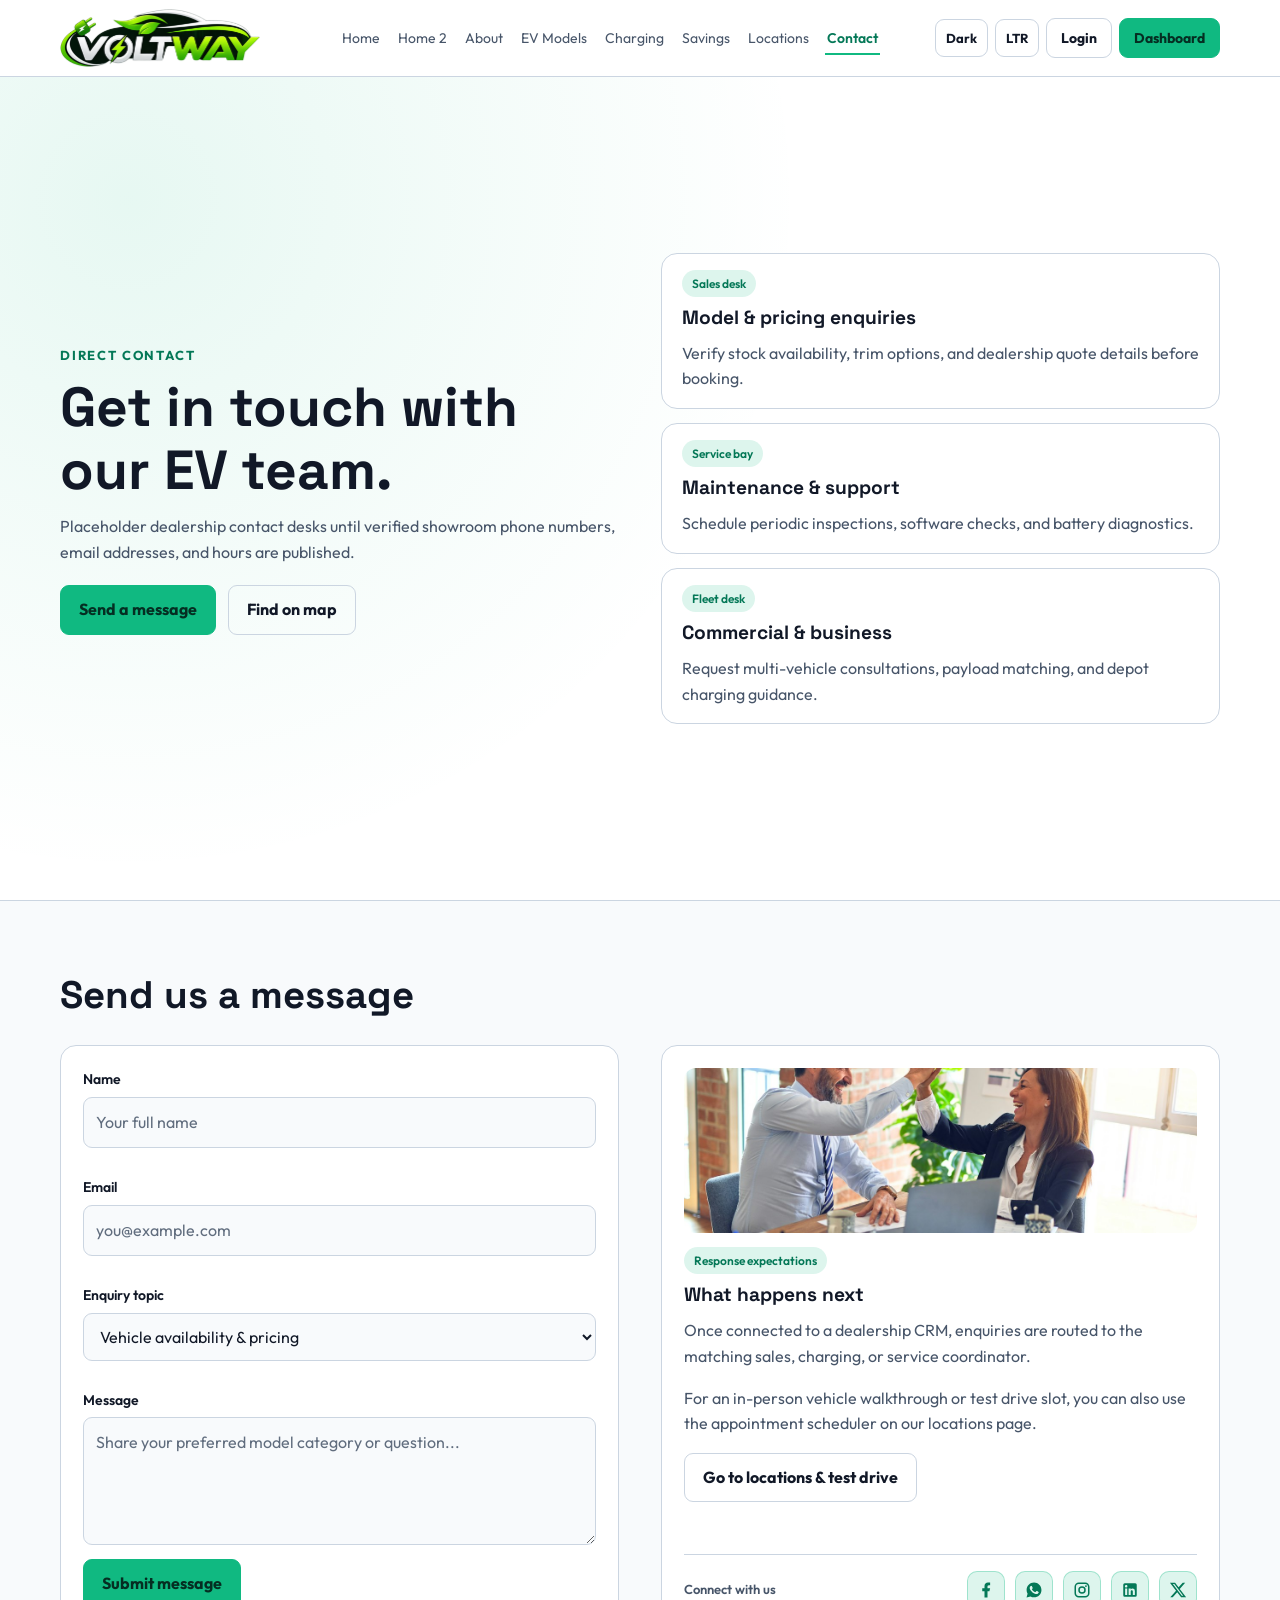
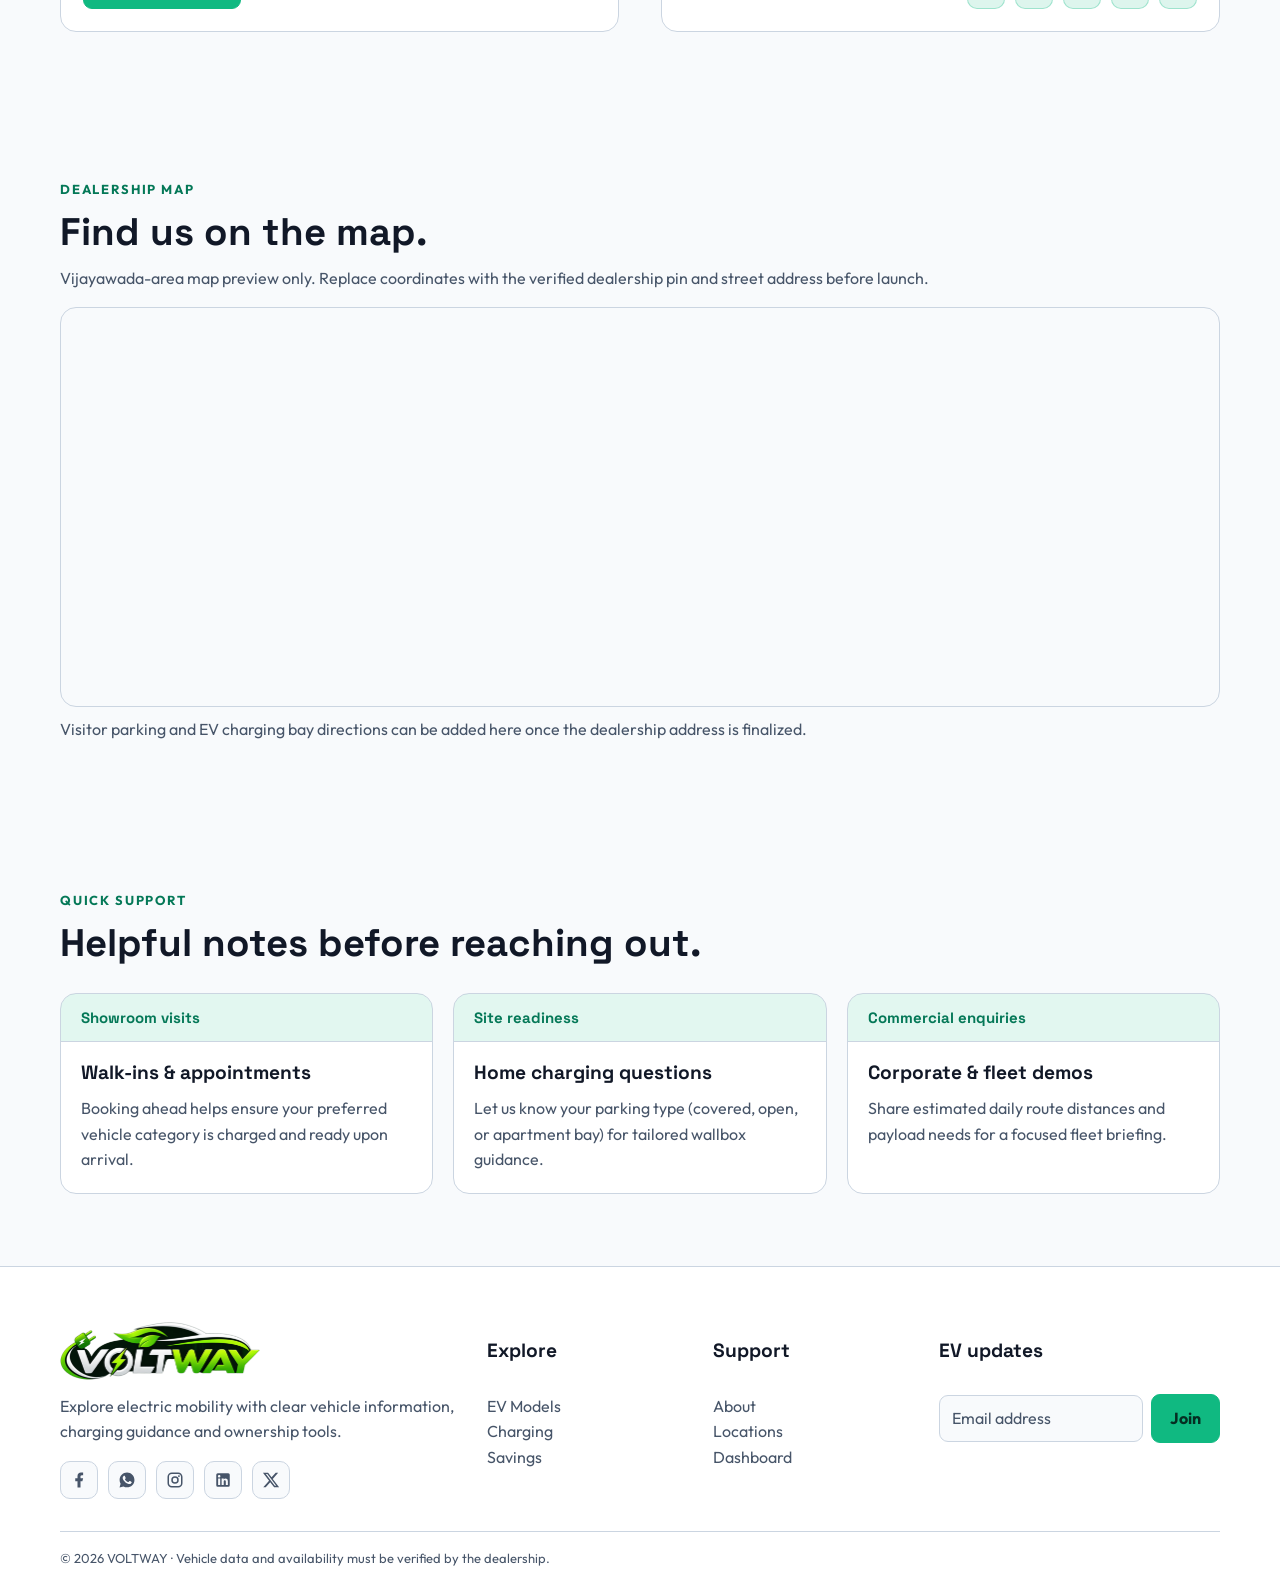
<file: contact.html>
<!doctype html>
<html lang="en">
  <head>
    <meta charset="utf-8" />
    <meta name="viewport" content="width=device-width,initial-scale=1" />
    <title>Contact | VOLTWAY</title>
    <link rel="icon" type="image/x-icon" href="assets/favicon.ico" />
    <link rel="icon" type="image/png" sizes="32x32" href="assets/favicon-32x32.png" />
    <link rel="icon" type="image/png" sizes="16x16" href="assets/favicon-16x16.png" />
    <link rel="apple-touch-icon" sizes="180x180" href="assets/apple-touch-icon.png" />
    <link rel="stylesheet" href="styles.css" />
  </head>
  <body>
    <header class="header">
      <div class="wrap nav">
        <a class="brand" href="index.html" aria-label="VOLTWAY Home">
          <img class="brand-logo" src="assets/logo.png" alt="VOLTWAY" />
        </a>
        <nav class="links" aria-label="Main navigation">
          <a href="index.html">Home</a>
          <a href="home2.html">Home 2</a>
          <a href="about.html">About</a>
          <a href="models.html">EV Models</a>
          <a href="charge.html">Charging</a>
          <a href="savings.html">Savings</a>
          <a href="locations.html">Locations</a>
          <a href="contact.html">Contact</a>
        </nav>
        <div class="actions">
          <button type="button" class="ctrl" data-theme>Dark</button>
          <button type="button" class="ctrl" data-dir>LTR</button>
          <a class="btn alt" href="login.html">Login</a>
          <a class="btn" href="dashboard.html">Dashboard</a>
          <button
            type="button"
            class="ctrl menu"
            aria-expanded="false"
            aria-controls="mobile-nav"
          >
            Menu
          </button>
        </div>
      </div>
      <nav class="mobile" id="mobile-nav" aria-label="Mobile navigation">
        <a href="index.html">Home</a>
        <a href="home2.html">Home 2</a>
        <a href="about.html">About</a>
        <a href="models.html">EV Models</a>
        <a href="charge.html">Charging</a>
        <a href="savings.html">Savings</a>
        <a href="locations.html">Locations</a>
        <a href="contact.html">Contact</a>
        <a href="dashboard.html">Dashboard</a>
        <a href="login.html">Login</a>
        <a href="signup.html">Sign Up</a>
      </nav>
    </header>

    <main>
      <section class="hero hero-contact">
        <div class="wrap split">
          <div>
            <span class="eyebrow">Direct contact</span>
            <h1>Get in touch with our EV team.</h1>
            <p>
              Placeholder dealership contact desks until verified showroom phone
              numbers, email addresses, and hours are published.
            </p>
            <div class="hero-actions">
              <a class="btn" href="#enquiry-form">Send a message</a>
              <a class="btn alt" href="#map">Find on map</a>
            </div>
          </div>
          <div class="hero-stack">
            <div class="panel">
              <span class="tag">Sales desk</span>
              <h3>Model &amp; pricing enquiries</h3>
              <p>
                Verify stock availability, trim options, and dealership quote
                details before booking.
              </p>
            </div>
            <div class="panel">
              <span class="tag">Service bay</span>
              <h3>Maintenance &amp; support</h3>
              <p>
                Schedule periodic inspections, software checks, and battery
                diagnostics.
              </p>
            </div>
            <div class="panel">
              <span class="tag">Fleet desk</span>
              <h3>Commercial &amp; business</h3>
              <p>
                Request multi-vehicle consultations, payload matching, and depot
                charging guidance.
              </p>
            </div>
          </div>
        </div>
      </section>

      <section class="section" id="enquiry-form">
        <div class="wrap">
          <h2>Send us a message</h2>
          <div class="split contact-split">
            <form
              class="panel"
              data-demo
              data-msg="Demo message validated. Connect a contact backend to receive enquiries."
            >
              <div class="field">
                <label for="contact-name">Name</label>
                <input
                  id="contact-name"
                  name="name"
                  placeholder="Your full name"
                  required
                />
              </div>
              <div class="field">
                <label for="contact-email">Email</label>
                <input
                  id="contact-email"
                  name="email"
                  type="email"
                  placeholder="you@example.com"
                  required
                />
              </div>
              <div class="field">
                <label for="contact-topic">Enquiry topic</label>
                <select id="contact-topic" name="topic">
                  <option>Vehicle availability &amp; pricing</option>
                  <option>Home charger assessment</option>
                  <option>Service &amp; warranty question</option>
                  <option>Commercial fleet enquiry</option>
                </select>
              </div>
              <div class="field field-grow">
                <label for="contact-message">Message</label>
                <textarea
                  id="contact-message"
                  name="message"
                  rows="4"
                  placeholder="Share your preferred model category or question..."
                  required
                ></textarea>
              </div>
              <button type="submit" class="btn">Submit message</button>
            </form>
            <div class="panel contact-expect">
              <img class="panel-photo" src="assets/img/support-team.jpg" alt="Two advisors celebrating at a desk" loading="lazy" />
              <span class="tag">Response expectations</span>
              <h3>What happens next</h3>
              <p>
                Once connected to a dealership CRM, enquiries are routed to the
                matching sales, charging, or service coordinator.
              </p>
              <p>
                For an in-person vehicle walkthrough or test drive slot, you can
                also use the appointment scheduler on our locations page.
              </p>
              <a class="btn alt" href="locations.html">Go to locations &amp; test drive</a>
              <div class="contact-socials">
                <span class="contact-socials-label">Connect with us</span>
                <div class="socials" aria-label="Social media">
                  <a href="#facebook" aria-label="Facebook" title="Facebook" data-demo="Connect your Facebook page URL.">
                    <svg viewBox="0 0 24 24" fill="currentColor" aria-hidden="true">
                      <path d="M14 13.5h2.5l1-4H14v-2c0-1.03 0-2 2-2h1.5V2.14c-.326-.043-1.557-.14-2.857-.14C11.928 2 10 3.657 10 6.7v2.8H7v4h3V22h4v-8.5z" />
                    </svg>
                  </a>
                  <a href="#whatsapp" aria-label="WhatsApp" title="WhatsApp" data-demo="Connect your WhatsApp dealership link.">
                    <svg viewBox="0 0 24 24" fill="currentColor" aria-hidden="true">
                      <path d="M12.04 2C6.58 2 2.13 6.45 2.13 11.91c0 1.75.46 3.45 1.32 4.95L2.05 22l5.25-1.38c1.45.79 3.08 1.21 4.74 1.21 5.46 0 9.91-4.45 9.91-9.91S17.5 2 12.04 2zm5.79 14.01c-.24.68-1.41 1.3-1.95 1.38-.5.07-1.13.1-1.82-.12-.42-.13-.96-.31-1.65-.61-2.9-1.25-4.79-4.18-4.94-4.38-.14-.2-1.18-1.57-1.18-3s.75-2.13 1.02-2.42c.27-.29.59-.36.79-.36h.56c.18 0 .42-.07.66.5.24.58.82 2.01.89 2.15.07.15.12.32.02.52-.1.2-.15.32-.29.49-.15.17-.31.38-.44.51-.15.15-.3.31-.13.61.17.3.76 1.25 1.63 2.02 1.12.99 2.06 1.3 2.36 1.45.3.15.47.12.64-.07.17-.2.74-.86.94-1.16.2-.3.4-.25.67-.15.27.1 1.73.82 2.03.97.3.15.5.22.57.34.07.12.07.7-.17 1.38z" />
                    </svg>
                  </a>
                  <a href="#instagram" aria-label="Instagram" title="Instagram" data-demo="Connect your Instagram profile URL.">
                    <svg viewBox="0 0 24 24" fill="currentColor" aria-hidden="true">
                      <path d="M7.8 2h8.4C19.4 2 22 4.6 22 7.8v8.4a5.8 5.8 0 0 1-5.8 5.8H7.8C4.6 22 2 19.4 2 16.2V7.8A5.8 5.8 0 0 1 7.8 2m-.2 2A3.6 3.6 0 0 0 4 7.6v8.8C4 18.39 5.61 20 7.6 20h8.8a3.6 3.6 0 0 0 3.6-3.6V7.6C20 5.61 18.39 4 16.4 4H7.6m9.65 1.5a1.25 1.25 0 0 1 1.25 1.25A1.25 1.25 0 0 1 17.25 8 1.25 1.25 0 0 1 16 6.75a1.25 1.25 0 0 1 1.25-1.25M12 7a5 5 0 0 1 5 5 5 5 0 0 1-5 5 5 5 0 0 1-5-5 5 5 0 0 1 5-5m0 2a3 3 0 0 0-3 3 3 3 0 0 0 3 3 3 3 0 0 0 3-3 3 3 0 0 0-3-3z" />
                    </svg>
                  </a>
                  <a href="#linkedin" aria-label="LinkedIn" title="LinkedIn" data-demo="Connect your LinkedIn page URL.">
                    <svg viewBox="0 0 24 24" fill="currentColor" aria-hidden="true">
                      <path d="M19 3a2 2 0 0 1 2 2v14a2 2 0 0 1-2 2H5a2 2 0 0 1-2-2V5a2 2 0 0 1 2-2h14m-.5 15.5v-5.3a3.26 3.26 0 0 0-3.26-3.26c-.85 0-1.84.52-2.28 1.3v-1.11h-2.79v8.37h2.79v-4.93c0-.77.62-1.4 1.39-1.4a1.4 1.4 0 0 1 1.4 1.4v4.93h2.75M6.88 8.56a1.68 1.68 0 0 0 1.68-1.68c0-.93-.75-1.69-1.68-1.69a1.69 1.69 0 0 0-1.69 1.69c0 .93.76 1.68 1.69 1.68m1.39 9.94v-8.37H5.5v8.37h2.77z" />
                    </svg>
                  </a>
                  <a href="#x" aria-label="X" title="X" data-demo="Connect your X profile URL.">
                    <svg viewBox="0 0 24 24" fill="currentColor" aria-hidden="true">
                      <path d="M18.244 2.25h3.308l-7.227 8.26 8.502 11.24H16.17l-5.214-6.817L4.99 21.75H1.68l7.73-8.835L1.254 2.25H8.08l4.713 6.231zm-1.161 17.52h1.833L7.084 4.126H5.117z" />
                    </svg>
                  </a>
                </div>
              </div>
            </div>
          </div>
        </div>
      </section>

      <section class="section" id="map">
        <div class="wrap">
          <span class="eyebrow">Dealership map</span>
          <h2>Find us on the map.</h2>
          <p>
            Vijayawada-area map preview only. Replace coordinates with the
            verified dealership pin and street address before launch.
          </p>
          <div class="map map-lg">
            <iframe
              title="Vijayawada map preview, not a verified dealer pin"
              src="https://www.openstreetmap.org/export/embed.html?bbox=80.58%2C16.48%2C80.72%2C16.58&layer=mapnik"
            ></iframe>
            <p>
              Visitor parking and EV charging bay directions can be added here
              once the dealership address is finalized.
            </p>
          </div>
        </div>
      </section>

      <section class="section">
        <div class="wrap">
          <span class="eyebrow">Quick support</span>
          <h2>Helpful notes before reaching out.</h2>
          <div class="support-grid">
            <div class="support-card">
              <div class="support-head">Showroom visits</div>
              <div class="support-body">
                <h3>Walk-ins &amp; appointments</h3>
                <p>
                  Booking ahead helps ensure your preferred vehicle category is
                  charged and ready upon arrival.
                </p>
              </div>
            </div>
            <div class="support-card">
              <div class="support-head">Site readiness</div>
              <div class="support-body">
                <h3>Home charging questions</h3>
                <p>
                  Let us know your parking type (covered, open, or apartment
                  bay) for tailored wallbox guidance.
                </p>
              </div>
            </div>
            <div class="support-card">
              <div class="support-head">Commercial enquiries</div>
              <div class="support-body">
                <h3>Corporate &amp; fleet demos</h3>
                <p>
                  Share estimated daily route distances and payload needs for a
                  focused fleet briefing.
                </p>
              </div>
            </div>
          </div>
        </div>
      </section>
    </main>

    <footer class="footer">
      <div class="wrap footgrid">
        <div>
          <a class="brand" href="index.html" aria-label="VOLTWAY Home">
            <img class="brand-logo" src="assets/logo.png" alt="VOLTWAY" />
          </a>
          <p>
            Explore electric mobility with clear vehicle information, charging
            guidance and ownership tools.
          </p>
          <div class="socials" aria-label="Social media">
            <a href="#facebook" aria-label="Facebook" title="Facebook" data-demo="Connect your Facebook page URL.">
              <svg viewBox="0 0 24 24" fill="currentColor" aria-hidden="true">
                <path d="M14 13.5h2.5l1-4H14v-2c0-1.03 0-2 2-2h1.5V2.14c-.326-.043-1.557-.14-2.857-.14C11.928 2 10 3.657 10 6.7v2.8H7v4h3V22h4v-8.5z" />
              </svg>
            </a>
            <a href="#whatsapp" aria-label="WhatsApp" title="WhatsApp" data-demo="Connect your WhatsApp dealership link.">
              <svg viewBox="0 0 24 24" fill="currentColor" aria-hidden="true">
                <path d="M12.04 2C6.58 2 2.13 6.45 2.13 11.91c0 1.75.46 3.45 1.32 4.95L2.05 22l5.25-1.38c1.45.79 3.08 1.21 4.74 1.21 5.46 0 9.91-4.45 9.91-9.91S17.5 2 12.04 2zm5.79 14.01c-.24.68-1.41 1.3-1.95 1.38-.5.07-1.13.1-1.82-.12-.42-.13-.96-.31-1.65-.61-2.9-1.25-4.79-4.18-4.94-4.38-.14-.2-1.18-1.57-1.18-3s.75-2.13 1.02-2.42c.27-.29.59-.36.79-.36h.56c.18 0 .42-.07.66.5.24.58.82 2.01.89 2.15.07.15.12.32.02.52-.1.2-.15.32-.29.49-.15.17-.31.38-.44.51-.15.15-.3.31-.13.61.17.3.76 1.25 1.63 2.02 1.12.99 2.06 1.3 2.36 1.45.3.15.47.12.64-.07.17-.2.74-.86.94-1.16.2-.3.4-.25.67-.15.27.1 1.73.82 2.03.97.3.15.5.22.57.34.07.12.07.7-.17 1.38z" />
              </svg>
            </a>
            <a href="#instagram" aria-label="Instagram" title="Instagram" data-demo="Connect your Instagram profile URL.">
              <svg viewBox="0 0 24 24" fill="currentColor" aria-hidden="true">
                <path d="M7.8 2h8.4C19.4 2 22 4.6 22 7.8v8.4a5.8 5.8 0 0 1-5.8 5.8H7.8C4.6 22 2 19.4 2 16.2V7.8A5.8 5.8 0 0 1 7.8 2m-.2 2A3.6 3.6 0 0 0 4 7.6v8.8C4 18.39 5.61 20 7.6 20h8.8a3.6 3.6 0 0 0 3.6-3.6V7.6C20 5.61 18.39 4 16.4 4H7.6m9.65 1.5a1.25 1.25 0 0 1 1.25 1.25A1.25 1.25 0 0 1 17.25 8 1.25 1.25 0 0 1 16 6.75a1.25 1.25 0 0 1 1.25-1.25M12 7a5 5 0 0 1 5 5 5 5 0 0 1-5 5 5 5 0 0 1-5-5 5 5 0 0 1 5-5m0 2a3 3 0 0 0-3 3 3 3 0 0 0 3 3 3 3 0 0 0 3-3 3 3 0 0 0-3-3z" />
              </svg>
            </a>
            <a href="#linkedin" aria-label="LinkedIn" title="LinkedIn" data-demo="Connect your LinkedIn page URL.">
              <svg viewBox="0 0 24 24" fill="currentColor" aria-hidden="true">
                <path d="M19 3a2 2 0 0 1 2 2v14a2 2 0 0 1-2 2H5a2 2 0 0 1-2-2V5a2 2 0 0 1 2-2h14m-.5 15.5v-5.3a3.26 3.26 0 0 0-3.26-3.26c-.85 0-1.84.52-2.28 1.3v-1.11h-2.79v8.37h2.79v-4.93c0-.77.62-1.4 1.39-1.4a1.4 1.4 0 0 1 1.4 1.4v4.93h2.75M6.88 8.56a1.68 1.68 0 0 0 1.68-1.68c0-.93-.75-1.69-1.68-1.69a1.69 1.69 0 0 0-1.69 1.69c0 .93.76 1.68 1.69 1.68m1.39 9.94v-8.37H5.5v8.37h2.77z" />
              </svg>
            </a>
            <a href="#x" aria-label="X" title="X" data-demo="Connect your X profile URL.">
              <svg viewBox="0 0 24 24" fill="currentColor" aria-hidden="true">
                <path d="M18.244 2.25h3.308l-7.227 8.26 8.502 11.24H16.17l-5.214-6.817L4.99 21.75H1.68l7.73-8.835L1.254 2.25H8.08l4.713 6.231zm-1.161 17.52h1.833L7.084 4.126H5.117z" />
              </svg>
            </a>
          </div>
        </div>
        <div>
          <h3>Explore</h3>
          <p>
            <a href="models.html">EV Models</a><br />
            <a href="charge.html">Charging</a><br />
            <a href="savings.html">Savings</a>
          </p>
        </div>
        <div>
          <h3>Support</h3>
          <p>
            <a href="about.html">About</a><br />
            <a href="locations.html">Locations</a><br />
            <a href="dashboard.html">Dashboard</a>
          </p>
        </div>
        <div>
          <h3>EV updates</h3>
          <form
            class="foot-form"
            data-demo
            data-msg="Thanks. Connect a newsletter service to receive signups."
          >
            <input
              type="email"
              aria-label="Email address"
              placeholder="Email address"
              required
            />
            <button type="submit" class="btn">Join</button>
          </form>
        </div>
      </div>
      <div class="wrap copy">
        © 2026 VOLTWAY · Vehicle data and availability must be verified by the
        dealership.
      </div>
    </footer>

    <div class="toast" role="status" aria-live="polite"></div>
    <script src="script.js"></script>
  </body>
</html>
</file>
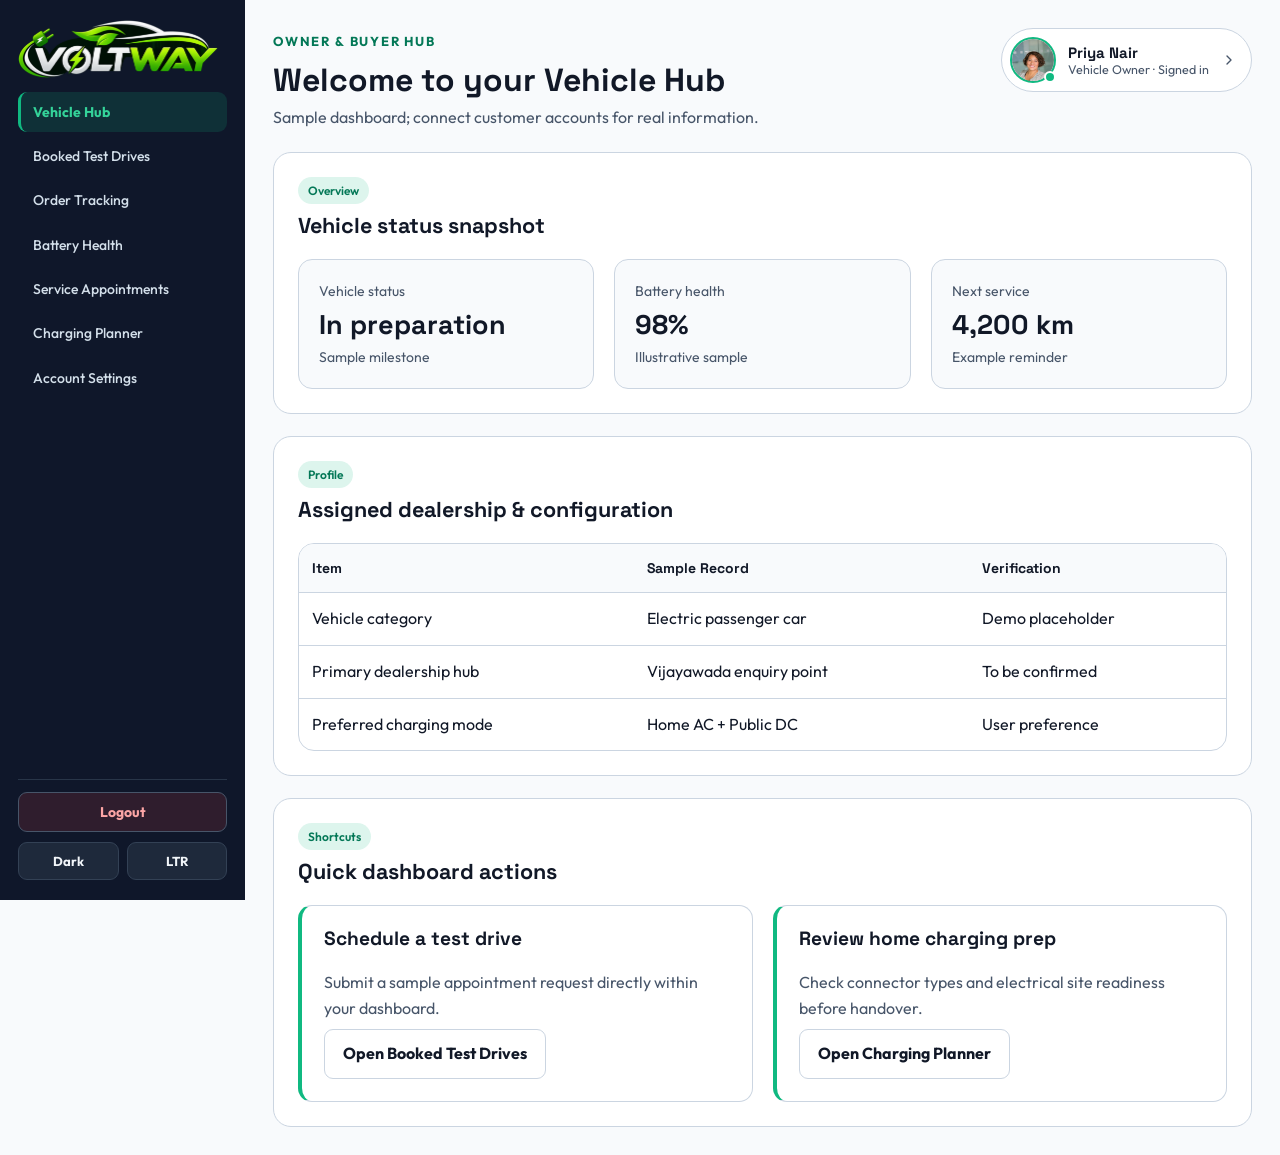
<file: dashboard.html>
<!doctype html>
<html lang="en">
  <head>
    <meta charset="utf-8" />
    <meta name="viewport" content="width=device-width,initial-scale=1" />
    <title>Dashboard | VOLTWAY</title>
    <link rel="icon" type="image/x-icon" href="assets/favicon.ico" />
    <link rel="icon" type="image/png" sizes="32x32" href="assets/favicon-32x32.png" />
    <link rel="icon" type="image/png" sizes="16x16" href="assets/favicon-16x16.png" />
    <link rel="apple-touch-icon" sizes="180x180" href="assets/apple-touch-icon.png" />
    <link rel="stylesheet" href="styles.css" />
  </head>
  <body>
    <div class="dash">
      <aside class="side">
        <div class="side-head">
          <a
            class="brand"
            href="#hub"
            data-dash-nav="hub"
            aria-label="VOLTWAY Vehicle Hub"
          >
            <img class="brand-logo" src="assets/logo.png" alt="VOLTWAY" />
          </a>
          <button
            type="button"
            class="ctrl side-menu-btn"
            aria-expanded="false"
            aria-controls="dash-drawer"
          >
            Menu
          </button>
        </div>

        <div class="side-drawer" id="dash-drawer">
          <nav class="side-nav" aria-label="Dashboard navigation">
            <button
              type="button"
              class="side-link active"
              data-dash-nav="hub"
              aria-current="page"
            >
              Vehicle Hub
            </button>
            <button type="button" class="side-link" data-dash-nav="rides">
              Booked Test Drives
            </button>
            <button type="button" class="side-link" data-dash-nav="orders">
              Order Tracking
            </button>
            <button type="button" class="side-link" data-dash-nav="battery">
              Battery Health
            </button>
            <button type="button" class="side-link" data-dash-nav="service">
              Service Appointments
            </button>
            <button type="button" class="side-link" data-dash-nav="charging">
              Charging Planner
            </button>
            <button type="button" class="side-link" data-dash-nav="account">
              Account Settings
            </button>
          </nav>

          <div class="side-bottom">
            <a class="side-logout" href="index.html">Logout</a>
            <div class="side-ctrls">
              <button type="button" class="ctrl side-ctrl" data-theme>Dark</button>
              <button type="button" class="ctrl side-ctrl" data-dir>LTR</button>
            </div>
          </div>
        </div>
      </aside>

      <main class="main" id="hub">
        <div class="dash-head">
          <div>
            <span class="eyebrow">Owner &amp; buyer hub</span>
            <h1>Welcome to your Vehicle Hub</h1>
            <p>
              Sample dashboard; connect customer accounts for real information.
            </p>
          </div>
        <button
            type="button"
            class="user-chip"
            data-dash-nav="account"
            aria-label="Open account settings for Priya Nair"
          >
            <span class="user-avatar-wrap">
              <img
                class="user-avatar"
                src="assets/img/user-avatar.jpg"
                alt="Profile photo of Priya Nair"
              />
              <span class="user-status" aria-hidden="true"></span>
            </span>
            <span class="user-meta">
              <span class="user-name">Priya Nair</span>
              <span class="user-role">Vehicle Owner · Signed in</span>
            </span>
            <svg class="user-caret" viewBox="0 0 24 24" fill="none" stroke="currentColor" stroke-width="2" stroke-linecap="round" stroke-linejoin="round" aria-hidden="true">
              <polyline points="9 18 15 12 9 6" />
            </svg>
          </button>
        </div>

        <!-- View 1: Vehicle Hub (3 distinct sections) -->
        <div class="dash-view active" data-dash-view="hub">
          <section class="dash-sec">
            <div class="dash-sec-head">
              <div>
                <span class="tag">Overview</span>
                <h2>Vehicle status snapshot</h2>
              </div>
            </div>
            <div class="grid">
              <div class="metric">
                <span>Vehicle status</span>
                <b>In preparation</b>
                <p>Sample milestone</p>
              </div>
              <div class="metric">
                <span>Battery health</span>
                <b>98%</b>
                <p>Illustrative sample</p>
              </div>
              <div class="metric">
                <span>Next service</span>
                <b>4,200 km</b>
                <p>Example reminder</p>
              </div>
            </div>
          </section>

          <section class="dash-sec">
            <div class="dash-sec-head">
              <div>
                <span class="tag">Profile</span>
                <h2>Assigned dealership &amp; configuration</h2>
              </div>
            </div>
            <div class="table-wrap">
              <table class="table">
                <thead>
                  <tr>
                    <th>Item</th>
                    <th>Sample Record</th>
                    <th>Verification</th>
                  </tr>
                </thead>
                <tbody>
                  <tr>
                    <td>Vehicle category</td>
                    <td>Electric passenger car</td>
                    <td>Demo placeholder</td>
                  </tr>
                  <tr>
                    <td>Primary dealership hub</td>
                    <td>Vijayawada enquiry point</td>
                    <td>To be confirmed</td>
                  </tr>
                  <tr>
                    <td>Preferred charging mode</td>
                    <td>Home AC + Public DC</td>
                    <td>User preference</td>
                  </tr>
                </tbody>
              </table>
            </div>
          </section>

          <section class="dash-sec">
            <div class="dash-sec-head">
              <div>
                <span class="tag">Shortcuts</span>
                <h2>Quick dashboard actions</h2>
              </div>
            </div>
            <div class="grid grid-2">
              <div class="accent-card">
                <h3>Schedule a test drive</h3>
                <p>
                  Submit a sample appointment request directly within your
                  dashboard.
                </p>
                <button
                  type="button"
                  class="btn alt"
                  data-dash-nav="rides"
                >
                  Open Booked Test Drives
                </button>
              </div>
              <div class="accent-card">
                <h3>Review home charging prep</h3>
                <p>
                  Check connector types and electrical site readiness before
                  handover.
                </p>
                <button
                  type="button"
                  class="btn alt"
                  data-dash-nav="charging"
                >
                  Open Charging Planner
                </button>
              </div>
            </div>
          </section>
        </div>

        <!-- View 2: Booked Test Drives (3 distinct sections) -->
        <div class="dash-view" data-dash-view="rides">
          <section class="dash-sec">
            <div class="dash-sec-head">
              <div>
                <span class="tag">Appointments</span>
                <h2>Current test drive requests</h2>
              </div>
            </div>
            <div class="table-wrap">
              <table class="table">
                <thead>
                  <tr>
                    <th>Reference</th>
                    <th>Vehicle Category</th>
                    <th>Hub</th>
                    <th>Status</th>
                  </tr>
                </thead>
                <tbody>
                  <tr>
                    <td>TD-1042 (Sample)</td>
                    <td>Electric passenger car</td>
                    <td>Vijayawada</td>
                    <td>Pending confirmation</td>
                  </tr>
                  <tr>
                    <td>TD-1018 (Sample)</td>
                    <td>Electric scooter</td>
                    <td>Regional point</td>
                    <td>Completed example</td>
                  </tr>
                </tbody>
              </table>
            </div>
          </section>

          <section class="dash-sec">
            <div class="dash-sec-head">
              <div>
                <span class="tag">New request</span>
                <h2>Request a test drive slot</h2>
              </div>
            </div>
            <form
              data-demo
              data-msg="Demo test-drive request validated inside dashboard. Connect a booking API."
            >
              <div class="calc-grid">
                <div class="field">
                  <label for="dash-ride-cat">Vehicle category</label>
                  <select id="dash-ride-cat" name="category">
                    <option>Electric car</option>
                    <option>Electric scooter</option>
                    <option>Commercial EV</option>
                  </select>
                </div>
                <div class="field">
                  <label for="dash-ride-hub">Dealership location</label>
                  <select id="dash-ride-hub" name="hub">
                    <option>Vijayawada</option>
                    <option>Regional location</option>
                  </select>
                </div>
                <div class="field">
                  <label for="dash-ride-date">Preferred date</label>
                  <input id="dash-ride-date" name="date" type="date" required />
                </div>
                <div class="field">
                  <label for="dash-ride-slot">Time window</label>
                  <select id="dash-ride-slot" name="slot">
                    <option>Morning (10:00 – 12:30)</option>
                    <option>Afternoon (14:00 – 16:30)</option>
                    <option>Evening (17:00 – 18:30)</option>
                  </select>
                </div>
              </div>
              <button type="submit" class="btn">Submit test drive request</button>
            </form>
          </section>

          <section class="dash-sec">
            <div class="dash-sec-head">
              <div>
                <span class="tag">Checklist</span>
                <h2>Items to bring on arrival</h2>
              </div>
            </div>
            <div class="steps">
              <div class="step">
                <h3>Driving licence</h3>
                <p>Original physical or verified digital licence required.</p>
              </div>
              <div class="step">
                <h3>Daily route notes</h3>
                <p>Share typical speeds and passenger count for guidance.</p>
              </div>
              <div class="step">
                <h3>Parking details</h3>
                <p>Note available power sockets for home charging advice.</p>
              </div>
            </div>
          </section>
        </div>

        <!-- View 3: Order Tracking (3 distinct sections) -->
        <div class="dash-view" data-dash-view="orders">
          <section class="dash-sec">
            <div class="dash-sec-head">
              <div>
                <span class="tag">Progress</span>
                <h2>Order milestone tracker</h2>
              </div>
            </div>
            <div class="steps">
              <div class="step">
                <span class="tag">Complete</span>
                <h3>01 / Chassis assigned</h3>
                <p>Example unit allocation recorded against reservation ID.</p>
              </div>
              <div class="step">
                <span class="tag">Active</span>
                <h3>02 / In transport</h3>
                <p>Example dispatch moving toward regional dealership hub.</p>
              </div>
              <div class="step">
                <span class="tag">Pending</span>
                <h3>03 / Pre-delivery check</h3>
                <p>Final battery, firmware, and exterior inspection before handover.</p>
              </div>
            </div>
          </section>

          <section class="dash-sec">
            <div class="dash-sec-head">
              <div>
                <span class="tag">Documentation</span>
                <h2>Pre-handover paperwork status</h2>
              </div>
            </div>
            <div class="row-list">
              <div class="row-item">
                <h3>Identity &amp; address verification</h3>
                <p>Example status: Verified at reservation stage.</p>
              </div>
              <div class="row-item">
                <h3>Registration &amp; tax filing</h3>
                <p>Example status: Scheduled prior to showroom dispatch.</p>
              </div>
              <div class="row-item">
                <h3>Insurance cover selection</h3>
                <p>Example status: Pending customer confirmation.</p>
              </div>
            </div>
          </section>

          <section class="dash-sec">
            <div class="dash-sec-head">
              <div>
                <span class="tag">Delivery notice</span>
                <h2>What happens during handover</h2>
              </div>
            </div>
            <div class="hero-note" style="margin-top: 0">
              Your advisor walks through portable charger storage, AC/DC port
              release, mobile companion pairing, and scheduled service
              intervals. All dates shown here are sample placeholders until
              live CRM integration is connected.
            </div>
          </section>
        </div>

        <!-- View 4: Battery Health (3 distinct sections) -->
        <div class="dash-view" data-dash-view="battery">
          <section class="dash-sec">
            <div class="dash-sec-head">
              <div>
                <span class="tag">Sample telemetry</span>
                <h2>Battery pack metrics</h2>
              </div>
            </div>
            <div class="grid">
              <div class="metric">
                <span>State of health</span>
                <b>98%</b>
                <p>Not live telemetry</p>
              </div>
              <div class="metric">
                <span>Pack temperature</span>
                <b>Optimal</b>
                <p>Sample status</p>
              </div>
              <div class="metric">
                <span>Daily charge target</span>
                <b>80% AC</b>
                <p>Recommended habit</p>
              </div>
            </div>
          </section>

          <section class="dash-sec">
            <div class="dash-sec-head">
              <div>
                <span class="tag">Energy mix</span>
                <h2>Illustrative charging distribution</h2>
              </div>
            </div>
            <div class="bar-card" style="border: 0; padding: 0">
              <div class="bar-row">
                <div class="bar-label">
                  <span>Home AC overnight charging</span>
                  <span>74% (Example)</span>
                </div>
                <div class="bar-track">
                  <div class="bar-fill" style="width: 74%"></div>
                </div>
              </div>
              <div class="bar-row">
                <div class="bar-label">
                  <span>Public AC destination charging</span>
                  <span>16% (Example)</span>
                </div>
                <div class="bar-track">
                  <div class="bar-fill" style="width: 16%"></div>
                </div>
              </div>
              <div class="bar-row">
                <div class="bar-label">
                  <span>Highway DC fast charging</span>
                  <span>10% (Example)</span>
                </div>
                <div class="bar-track">
                  <div class="bar-fill" style="width: 10%; background: var(--muted)"></div>
                </div>
              </div>
            </div>
          </section>

          <section class="dash-sec">
            <div class="dash-sec-head">
              <div>
                <span class="tag">Care tips</span>
                <h2>Battery longevity practices</h2>
              </div>
            </div>
            <div class="grid">
              <div class="accent-card">
                <h3>Prefer routine AC charging</h3>
                <p>
                  Reserve high-rate DC fast charging mainly for intercity highway
                  legs.
                </p>
              </div>
              <div class="accent-card">
                <h3>Avoid deep 0% storage</h3>
                <p>
                  Keep charge between 20% and 80% when parked for several days.
                </p>
              </div>
              <div class="accent-card">
                <h3>Check manufacturer warranty</h3>
                <p>
                  Follow recommended periodic battery coolant and health checks.
                </p>
              </div>
            </div>
          </section>
        </div>

        <!-- View 5: Service Appointments (3 distinct sections) -->
        <div class="dash-view" data-dash-view="service">
          <section class="dash-sec">
            <div class="dash-sec-head">
              <div>
                <span class="tag">Schedule</span>
                <h2>Upcoming maintenance reminder</h2>
              </div>
            </div>
            <div class="grid grid-2">
              <div class="metric">
                <span>Next periodic check</span>
                <b>4,200 km</b>
                <p>Example odometer reminder</p>
              </div>
              <div class="metric">
                <span>Primary inspection focus</span>
                <b>Brakes &amp; Fluids</b>
                <p>Regen pads, brake fluid &amp; software check</p>
              </div>
            </div>
          </section>

          <section class="dash-sec">
            <div class="dash-sec-head">
              <div>
                <span class="tag">Book service</span>
                <h2>Request a workshop appointment</h2>
              </div>
            </div>
            <form
              data-demo
              data-msg="Demo service appointment validated. Connect workshop scheduling backend."
            >
              <div class="calc-grid">
                <div class="field">
                  <label for="dash-srv-type">Service type</label>
                  <select id="dash-srv-type" name="type">
                    <option>Periodic inspection</option>
                    <option>Battery &amp; thermal diagnostic</option>
                    <option>Tyre rotation &amp; alignment</option>
                    <option>Software update check</option>
                  </select>
                </div>
                <div class="field">
                  <label for="dash-srv-date">Preferred date</label>
                  <input id="dash-srv-date" name="date" type="date" required />
                </div>
                <div class="field field-full">
                  <label for="dash-srv-notes">Notes for technician</label>
                  <input
                    id="dash-srv-notes"
                    name="notes"
                    placeholder="Optional rattle, charger port, or alert details..."
                  />
                </div>
              </div>
              <button type="submit" class="btn">Request workshop slot</button>
            </form>
          </section>

          <section class="dash-sec">
            <div class="dash-sec-head">
              <div>
                <span class="tag">History</span>
                <h2>Sample service log</h2>
              </div>
            </div>
            <div class="table-wrap">
              <table class="table">
                <thead>
                  <tr>
                    <th>Inspection</th>
                    <th>Stage</th>
                    <th>Outcome</th>
                  </tr>
                </thead>
                <tbody>
                  <tr>
                    <td>Pre-delivery inspection</td>
                    <td>0 km (Sample)</td>
                    <td>Passed sample checklist</td>
                  </tr>
                  <tr>
                    <td>First courtesy checkup</td>
                    <td>1,000 km (Sample)</td>
                    <td>No issues noted</td>
                  </tr>
                </tbody>
              </table>
            </div>
          </section>
        </div>

        <!-- View 6: Charging Planner (3 distinct sections - no external redirect) -->
        <div class="dash-view" data-dash-view="charging">
          <section class="dash-sec">
            <div class="dash-sec-head">
              <div>
                <span class="tag">Compatibility</span>
                <h2>Supported charging options</h2>
              </div>
            </div>
            <div class="grid">
              <div class="metric">
                <span>Home portable</span>
                <b>3-Pin AC</b>
                <p>Best for overnight top-ups on verified wiring</p>
              </div>
              <div class="metric">
                <span>Home / office wallbox</span>
                <b>Type-2 AC</b>
                <p>Dedicated weatherproof unit with MCB protection</p>
              </div>
              <div class="metric">
                <span>Highway fast stations</span>
                <b>CCS2 DC</b>
                <p>High-rate corridor charging on compatible models</p>
              </div>
            </div>
          </section>

          <section class="dash-sec">
            <div class="dash-sec-head">
              <div>
                <span class="tag">Home setup</span>
                <h2>Parking site readiness checklist</h2>
              </div>
            </div>
            <div class="row-list">
              <div class="row-item">
                <h3>1. Dedicated circuit &amp; proper earthing</h3>
                <p>
                  Confirm sanctioned electrical load and earth resistance with a
                  licensed electrician before wallbox mounting.
                </p>
              </div>
              <div class="row-item">
                <h3>2. Cable reach &amp; weather shelter</h3>
                <p>
                  Verify charging port side and socket distance inside your
                  assigned parking bay.
                </p>
              </div>
              <div class="row-item">
                <h3>3. Society / RWA permission</h3>
                <p>
                  Coordinate meter sub-line approvals early if residing in a
                  multi-unit apartment complex.
                </p>
              </div>
            </div>
          </section>

          <section class="dash-sec">
            <div class="dash-sec-head">
              <div>
                <span class="tag">Site survey</span>
                <h2>Request home charger site check</h2>
              </div>
            </div>
            <p>
              Want an advisor to review your parking bay power setup before
              delivery? Log a demo survey request below without leaving the
              dashboard.
            </p>
            <button
              type="button"
              class="btn"
              data-demo="Demo home-charger site survey requested. Connect technician scheduling."
            >
              Request site check (Demo)
            </button>
          </section>
        </div>

        <!-- View 7: Account Settings (3 distinct sections - replaces Logout redirect) -->
        <div class="dash-view" data-dash-view="account">
          <section class="dash-sec">
            <div class="dash-sec-head">
              <div>
                <span class="tag">Owner profile</span>
                <h2>Contact &amp; dealership preferences</h2>
              </div>
            </div>
            <form
              data-demo
              data-msg="Demo profile preferences saved locally. Connect customer account API."
            >
              <div class="calc-grid">
                <div class="field">
                  <label for="acc-name">Full name</label>
                  <input id="acc-name" name="name" value="Priya Nair" required />
                </div>
                <div class="field">
                  <label for="acc-email">Email</label>
                  <input
                    id="acc-email"
                    name="email"
                    type="email"
                    value="priya.nair@example.com"
                    required
                  />
                </div>
                <div class="field">
                  <label for="acc-phone">Phone</label>
                  <input
                    id="acc-phone"
                    name="phone"
                    type="tel"
                    value="+91 98765 43210"
                  />
                </div>
                <div class="field">
                  <label for="acc-hub">Preferred hub</label>
                  <select id="acc-hub" name="hub">
                    <option>Vijayawada</option>
                    <option>Regional location</option>
                  </select>
                </div>
              </div>
              <button type="submit" class="btn">Save profile preferences</button>
            </form>
          </section>

          <section class="dash-sec">
            <div class="dash-sec-head">
              <div>
                <span class="tag">Alerts</span>
                <h2>Notification preferences</h2>
              </div>
            </div>
            <div class="dash-toggle-row">
              <div>
                <strong>Service interval reminders</strong>
                <p>Get notified ahead of mileage or calendar checkups.</p>
              </div>
              <input type="checkbox" aria-label="Service interval reminders" checked />
            </div>
            <div class="dash-toggle-row">
              <div>
                <strong>Test drive appointment updates</strong>
                <p>Confirmations and slot changes for showroom visits.</p>
              </div>
              <input type="checkbox" aria-label="Test drive appointment updates" checked />
            </div>
            <div class="dash-toggle-row">
              <div>
                <strong>Charging guidance advisories</strong>
                <p>Seasonal range and home wallbox maintenance tips.</p>
              </div>
              <input type="checkbox" aria-label="Charging guidance advisories" />
            </div>
          </section>

          <section class="dash-sec">
            <div class="dash-sec-head">
              <div>
                <span class="tag">Security</span>
                <h2>Session status</h2>
              </div>
            </div>
            <p>
              Currently viewing sample owner data in demo mode. Connect an
              identity provider for live sign-in and session termination.
            </p>
            <button
              type="button"
              class="btn alt"
              data-demo="Demo session locked. Connect an identity provider for live sign-out."
            >
              End demo session
            </button>
          </section>
        </div>
      </main>
    </div>

    <div class="toast" role="status" aria-live="polite"></div>
    <script src="script.js"></script>
  </body>
</html>
</file>
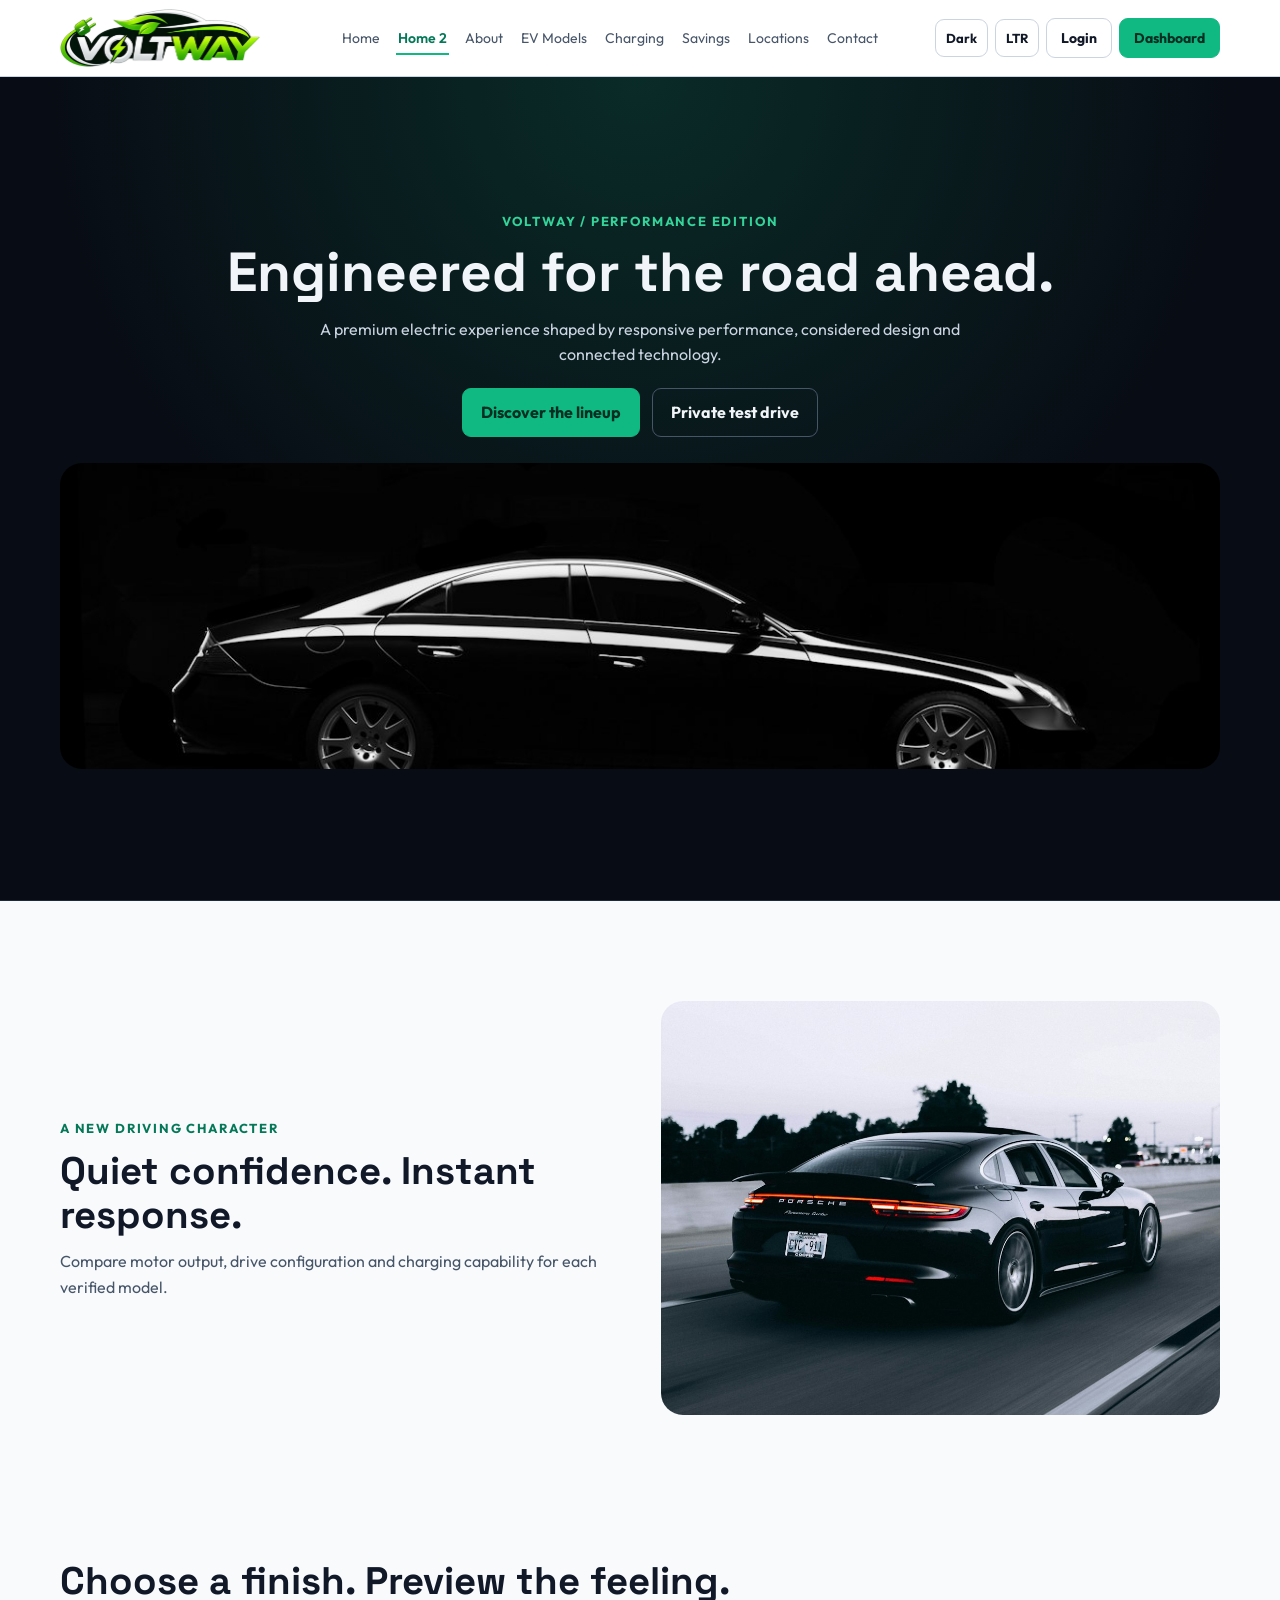
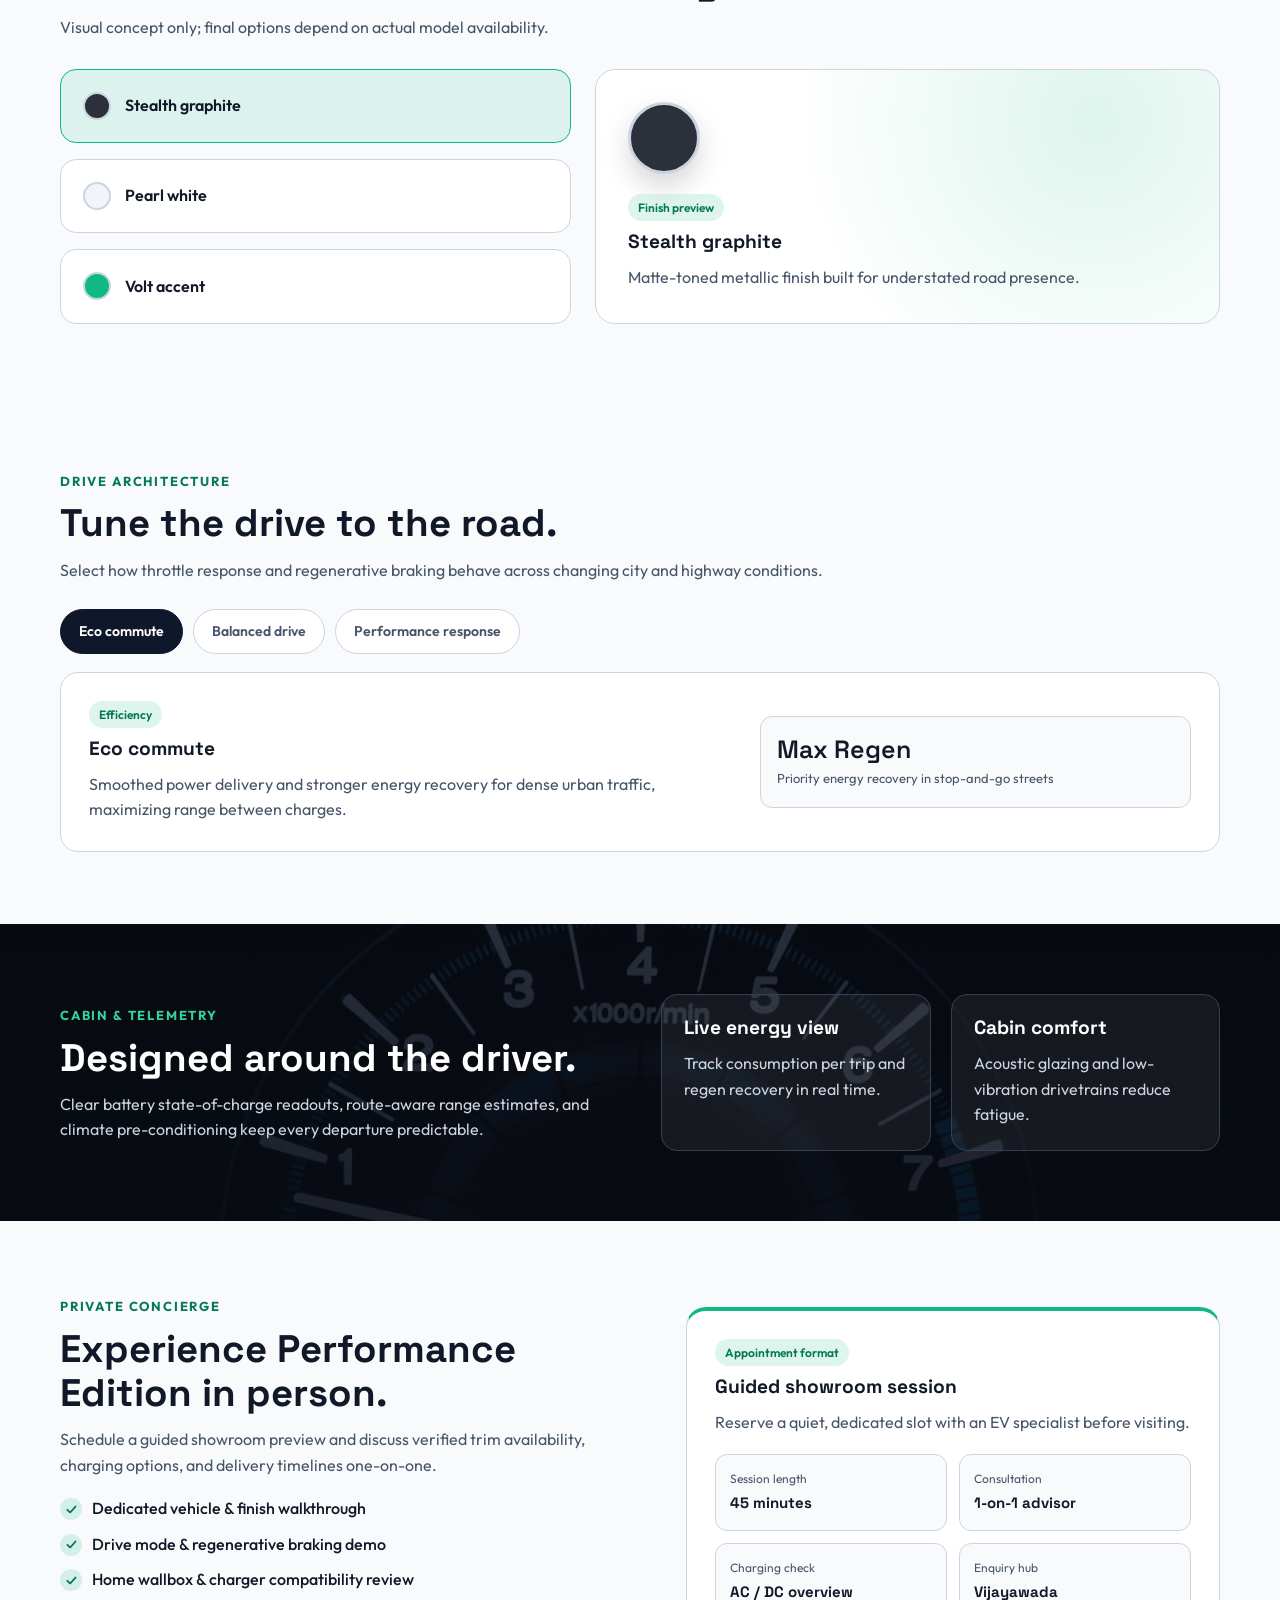
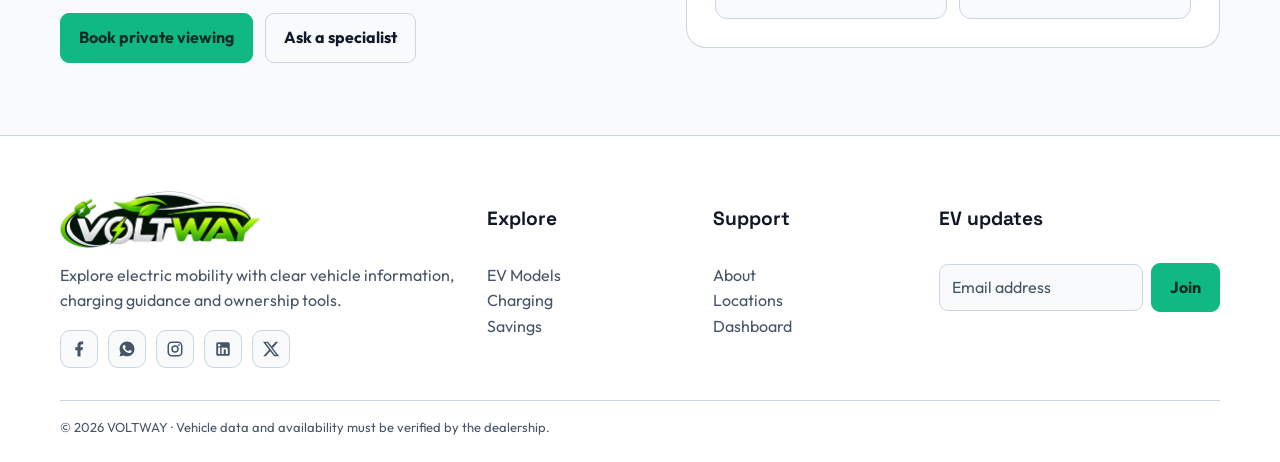
<file: home2.html>
<!doctype html>
<html lang="en">
  <head>
    <meta charset="utf-8" />
    <meta name="viewport" content="width=device-width,initial-scale=1" />
    <title>Home 2 | VOLTWAY</title>
    <link rel="icon" type="image/x-icon" href="assets/favicon.ico" />
    <link rel="icon" type="image/png" sizes="32x32" href="assets/favicon-32x32.png" />
    <link rel="icon" type="image/png" sizes="16x16" href="assets/favicon-16x16.png" />
    <link rel="apple-touch-icon" sizes="180x180" href="assets/apple-touch-icon.png" />
    <link rel="stylesheet" href="styles.css" />
  </head>
  <body>
    <header class="header">
      <div class="wrap nav">
        <a class="brand" href="index.html" aria-label="VOLTWAY Home">
          <img class="brand-logo" src="assets/logo.png" alt="VOLTWAY" />
        </a>
        <nav class="links" aria-label="Main navigation">
          <a href="index.html">Home</a>
          <a href="home2.html">Home 2</a>
          <a href="about.html">About</a>
          <a href="models.html">EV Models</a>
          <a href="charge.html">Charging</a>
          <a href="savings.html">Savings</a>
          <a href="locations.html">Locations</a>
          <a href="contact.html">Contact</a>
        </nav>
        <div class="actions">
          <button type="button" class="ctrl" data-theme>Dark</button>
          <button type="button" class="ctrl" data-dir>LTR</button>
          <a class="btn alt" href="login.html">Login</a>
          <a class="btn" href="dashboard.html">Dashboard</a>
          <button
            type="button"
            class="ctrl menu"
            aria-expanded="false"
            aria-controls="mobile-nav"
          >
            Menu
          </button>
        </div>
      </div>
      <nav class="mobile" id="mobile-nav" aria-label="Mobile navigation">
        <a href="index.html">Home</a>
        <a href="home2.html">Home 2</a>
        <a href="about.html">About</a>
        <a href="models.html">EV Models</a>
        <a href="charge.html">Charging</a>
        <a href="savings.html">Savings</a>
        <a href="locations.html">Locations</a>
        <a href="contact.html">Contact</a>
        <a href="dashboard.html">Dashboard</a>
        <a href="login.html">Login</a>
        <a href="signup.html">Sign Up</a>
      </nav>
    </header>

    <main>
      <section class="hero hero-dark hero-center">
        <div class="wrap">
          <span class="eyebrow">VOLTWAY / PERFORMANCE EDITION</span>
          <h1>Engineered for the road ahead.</h1>
          <p>
            A premium electric experience shaped by responsive performance,
            considered design and connected technology.
          </p>
          <div class="hero-actions">
            <a class="btn" href="models.html">Discover the lineup</a>
            <a class="btn alt" href="locations.html">Private test drive</a>
          </div>
          <img
            class="hero-wide-img"
            src="assets/img/performance-dark.jpg"
            alt="Sleek dark performance sedan lit against a black backdrop"
          />
        </div>
      </section>

      <section class="section">
        <div class="wrap split">
          <div>
            <span class="eyebrow">A new driving character</span>
            <h2>Quiet confidence. Instant response.</h2>
            <p>
              Compare motor output, drive configuration and charging capability
              for each verified model.
            </p>
          </div>
          <img
            class="photo"
            src="assets/img/performance-road.jpg"
            alt="Black performance car driving on a highway"
            loading="lazy"
          />
        </div>
      </section>

      <section class="section">
        <div class="wrap">
          <h2>Choose a finish. Preview the feeling.</h2>
          <p>
            Visual concept only; final options depend on actual model
            availability.
          </p>
          <div class="swatch-studio">
            <div class="bento-stack">
              <button
                type="button"
                class="panel swatch-btn active"
                aria-pressed="true"
                data-color="#2B303A"
                data-title="Stealth graphite"
                data-desc="Matte-toned metallic finish built for understated road presence."
                data-demo="Stealth graphite selected"
              >
                <span class="swatch-dot" style="background: #2B303A"></span>
                <span>Stealth graphite</span>
              </button>
              <button
                type="button"
                class="panel swatch-btn"
                aria-pressed="false"
                data-color="#F1F5F9"
                data-title="Pearl white"
                data-desc="High-clarity bright exterior finish with crisp body line contrast."
                data-demo="Pearl white selected"
              >
                <span class="swatch-dot" style="background: #F1F5F9"></span>
                <span>Pearl white</span>
              </button>
              <button
                type="button"
                class="panel swatch-btn"
                aria-pressed="false"
                data-color="#10B981"
                data-title="Volt accent"
                data-desc="Signature emerald highlight option for performance trims."
                data-demo="Volt accent selected"
              >
                <span class="swatch-dot" style="background: #10B981"></span>
                <span>Volt accent</span>
              </button>
            </div>
            <div class="swatch-stage" data-swatch-stage>
              <div class="swatch-orb" aria-hidden="true"></div>
              <div>
                <span class="tag">Finish preview</span>
                <h3 data-swatch-title>Stealth graphite</h3>
                <p data-swatch-desc>
                  Matte-toned metallic finish built for understated road
                  presence.
                </p>
              </div>
            </div>
          </div>
        </div>
      </section>

      <section class="section">
        <div class="wrap">
          <span class="eyebrow">Drive architecture</span>
          <h2>Tune the drive to the road.</h2>
          <p>
            Select how throttle response and regenerative braking behave across
            changing city and highway conditions.
          </p>
          <div class="mode-tabs" role="tablist" aria-label="Drive modes">
            <button
              type="button"
              role="tab"
              aria-selected="true"
              class="mode-btn active"
              data-mode-btn="eco"
            >
              Eco commute
            </button>
            <button
              type="button"
              role="tab"
              aria-selected="false"
              class="mode-btn"
              data-mode-btn="balanced"
            >
              Balanced drive
            </button>
            <button
              type="button"
              role="tab"
              aria-selected="false"
              class="mode-btn"
              data-mode-btn="performance"
            >
              Performance response
            </button>
          </div>
          <div class="mode-panel active" data-mode-panel="eco">
            <div>
              <span class="tag">Efficiency</span>
              <h3>Eco commute</h3>
              <p>
                Smoothed power delivery and stronger energy recovery for dense
                urban traffic, maximizing range between charges.
              </p>
            </div>
            <div class="stat">
              <b>Max Regen</b>
              <span>Priority energy recovery in stop-and-go streets</span>
            </div>
          </div>
          <div class="mode-panel" data-mode-panel="balanced">
            <div>
              <span class="tag">Everyday</span>
              <h3>Balanced drive</h3>
              <p>
                Linear acceleration paired with natural coasting for mixed city
                and ring-road daily routes.
              </p>
            </div>
            <div class="stat">
              <b>Smooth Mix</b>
              <span>Natural pedal feel for everyday errands</span>
            </div>
          </div>
          <div class="mode-panel" data-mode-panel="performance">
            <div>
              <span class="tag">Dynamic</span>
              <h3>Performance response</h3>
              <p>
                Crisper pedal mapping and confident overtaking power where road
                conditions allow.
              </p>
            </div>
            <div class="stat">
              <b>Instant Torque</b>
              <span>Direct response for open-road merging</span>
            </div>
          </div>
        </div>
      </section>

      <section class="band band-photo" style="--band-img: url('assets/img/dash-gauge.jpg')">
        <div class="wrap split">
          <div>
            <span class="eyebrow">Cabin &amp; telemetry</span>
            <h2>Designed around the driver.</h2>
            <p>
              Clear battery state-of-charge readouts, route-aware range
              estimates, and climate pre-conditioning keep every departure
              predictable.
            </p>
          </div>
          <div class="grid grid-2">
            <div class="panel">
              <h3>Live energy view</h3>
              <p>
                Track consumption per trip and regen recovery in real time.
              </p>
            </div>
            <div class="panel">
              <h3>Cabin comfort</h3>
              <p>
                Acoustic glazing and low-vibration drivetrains reduce fatigue.
              </p>
            </div>
          </div>
        </div>
      </section>

      <section class="section">
        <div class="wrap concierge-split">
          <div>
            <span class="eyebrow">Private concierge</span>
            <h2>Experience Performance Edition in person.</h2>
            <p>
              Schedule a guided showroom preview and discuss verified trim
              availability, charging options, and delivery timelines one-on-one.
            </p>
            <ul class="concierge-list">
              <li>
                <span class="concierge-check" aria-hidden="true">✓</span>
                <span>Dedicated vehicle &amp; finish walkthrough</span>
              </li>
              <li>
                <span class="concierge-check" aria-hidden="true">✓</span>
                <span>Drive mode &amp; regenerative braking demo</span>
              </li>
              <li>
                <span class="concierge-check" aria-hidden="true">✓</span>
                <span>Home wallbox &amp; charger compatibility review</span>
              </li>
            </ul>
            <div class="hero-actions">
              <a class="btn" href="locations.html">Book private viewing</a>
              <a class="btn alt" href="contact.html">Ask a specialist</a>
            </div>
          </div>
          <div class="concierge-card">
            <div>
              <span class="tag">Appointment format</span>
              <h3>Guided showroom session</h3>
              <p>
                Reserve a quiet, dedicated slot with an EV specialist before
                visiting.
              </p>
            </div>
            <div class="concierge-grid">
              <div class="concierge-cell">
                <span>Session length</span>
                <b>45 minutes</b>
              </div>
              <div class="concierge-cell">
                <span>Consultation</span>
                <b>1-on-1 advisor</b>
              </div>
              <div class="concierge-cell">
                <span>Charging check</span>
                <b>AC / DC overview</b>
              </div>
              <div class="concierge-cell">
                <span>Enquiry hub</span>
                <b>Vijayawada</b>
              </div>
            </div>
          </div>
        </div>
      </section>
    </main>

    <footer class="footer">
      <div class="wrap footgrid">
        <div>
          <a class="brand" href="index.html" aria-label="VOLTWAY Home">
            <img class="brand-logo" src="assets/logo.png" alt="VOLTWAY" />
          </a>
          <p>
            Explore electric mobility with clear vehicle information, charging
            guidance and ownership tools.
          </p>
          <div class="socials" aria-label="Social media">
            <a href="#facebook" aria-label="Facebook" title="Facebook" data-demo="Connect your Facebook page URL.">
              <svg viewBox="0 0 24 24" fill="currentColor" aria-hidden="true">
                <path d="M14 13.5h2.5l1-4H14v-2c0-1.03 0-2 2-2h1.5V2.14c-.326-.043-1.557-.14-2.857-.14C11.928 2 10 3.657 10 6.7v2.8H7v4h3V22h4v-8.5z" />
              </svg>
            </a>
            <a href="#whatsapp" aria-label="WhatsApp" title="WhatsApp" data-demo="Connect your WhatsApp dealership link.">
              <svg viewBox="0 0 24 24" fill="currentColor" aria-hidden="true">
                <path d="M12.04 2C6.58 2 2.13 6.45 2.13 11.91c0 1.75.46 3.45 1.32 4.95L2.05 22l5.25-1.38c1.45.79 3.08 1.21 4.74 1.21 5.46 0 9.91-4.45 9.91-9.91S17.5 2 12.04 2zm5.79 14.01c-.24.68-1.41 1.3-1.95 1.38-.5.07-1.13.1-1.82-.12-.42-.13-.96-.31-1.65-.61-2.9-1.25-4.79-4.18-4.94-4.38-.14-.2-1.18-1.57-1.18-3s.75-2.13 1.02-2.42c.27-.29.59-.36.79-.36h.56c.18 0 .42-.07.66.5.24.58.82 2.01.89 2.15.07.15.12.32.02.52-.1.2-.15.32-.29.49-.15.17-.31.38-.44.51-.15.15-.3.31-.13.61.17.3.76 1.25 1.63 2.02 1.12.99 2.06 1.3 2.36 1.45.3.15.47.12.64-.07.17-.2.74-.86.94-1.16.2-.3.4-.25.67-.15.27.1 1.73.82 2.03.97.3.15.5.22.57.34.07.12.07.7-.17 1.38z" />
              </svg>
            </a>
            <a href="#instagram" aria-label="Instagram" title="Instagram" data-demo="Connect your Instagram profile URL.">
              <svg viewBox="0 0 24 24" fill="currentColor" aria-hidden="true">
                <path d="M7.8 2h8.4C19.4 2 22 4.6 22 7.8v8.4a5.8 5.8 0 0 1-5.8 5.8H7.8C4.6 22 2 19.4 2 16.2V7.8A5.8 5.8 0 0 1 7.8 2m-.2 2A3.6 3.6 0 0 0 4 7.6v8.8C4 18.39 5.61 20 7.6 20h8.8a3.6 3.6 0 0 0 3.6-3.6V7.6C20 5.61 18.39 4 16.4 4H7.6m9.65 1.5a1.25 1.25 0 0 1 1.25 1.25A1.25 1.25 0 0 1 17.25 8 1.25 1.25 0 0 1 16 6.75a1.25 1.25 0 0 1 1.25-1.25M12 7a5 5 0 0 1 5 5 5 5 0 0 1-5 5 5 5 0 0 1-5-5 5 5 0 0 1 5-5m0 2a3 3 0 0 0-3 3 3 3 0 0 0 3 3 3 3 0 0 0 3-3 3 3 0 0 0-3-3z" />
              </svg>
            </a>
            <a href="#linkedin" aria-label="LinkedIn" title="LinkedIn" data-demo="Connect your LinkedIn page URL.">
              <svg viewBox="0 0 24 24" fill="currentColor" aria-hidden="true">
                <path d="M19 3a2 2 0 0 1 2 2v14a2 2 0 0 1-2 2H5a2 2 0 0 1-2-2V5a2 2 0 0 1 2-2h14m-.5 15.5v-5.3a3.26 3.26 0 0 0-3.26-3.26c-.85 0-1.84.52-2.28 1.3v-1.11h-2.79v8.37h2.79v-4.93c0-.77.62-1.4 1.39-1.4a1.4 1.4 0 0 1 1.4 1.4v4.93h2.75M6.88 8.56a1.68 1.68 0 0 0 1.68-1.68c0-.93-.75-1.69-1.68-1.69a1.69 1.69 0 0 0-1.69 1.69c0 .93.76 1.68 1.69 1.68m1.39 9.94v-8.37H5.5v8.37h2.77z" />
              </svg>
            </a>
            <a href="#x" aria-label="X" title="X" data-demo="Connect your X profile URL.">
              <svg viewBox="0 0 24 24" fill="currentColor" aria-hidden="true">
                <path d="M18.244 2.25h3.308l-7.227 8.26 8.502 11.24H16.17l-5.214-6.817L4.99 21.75H1.68l7.73-8.835L1.254 2.25H8.08l4.713 6.231zm-1.161 17.52h1.833L7.084 4.126H5.117z" />
              </svg>
            </a>
          </div>
        </div>
        <div>
          <h3>Explore</h3>
          <p>
            <a href="models.html">EV Models</a><br />
            <a href="charge.html">Charging</a><br />
            <a href="savings.html">Savings</a>
          </p>
        </div>
        <div>
          <h3>Support</h3>
          <p>
            <a href="about.html">About</a><br />
            <a href="locations.html">Locations</a><br />
            <a href="dashboard.html">Dashboard</a>
          </p>
        </div>
        <div>
          <h3>EV updates</h3>
          <form
            class="foot-form"
            data-demo
            data-msg="Thanks. Connect a newsletter service to receive signups."
          >
            <input
              type="email"
              aria-label="Email address"
              placeholder="Email address"
              required
            />
            <button type="submit" class="btn">Join</button>
          </form>
        </div>
      </div>
      <div class="wrap copy">
        © 2026 VOLTWAY · Vehicle data and availability must be verified by the
        dealership.
      </div>
    </footer>

    <div class="toast" role="status" aria-live="polite"></div>
    <script src="script.js"></script>
  </body>
</html>
</file>
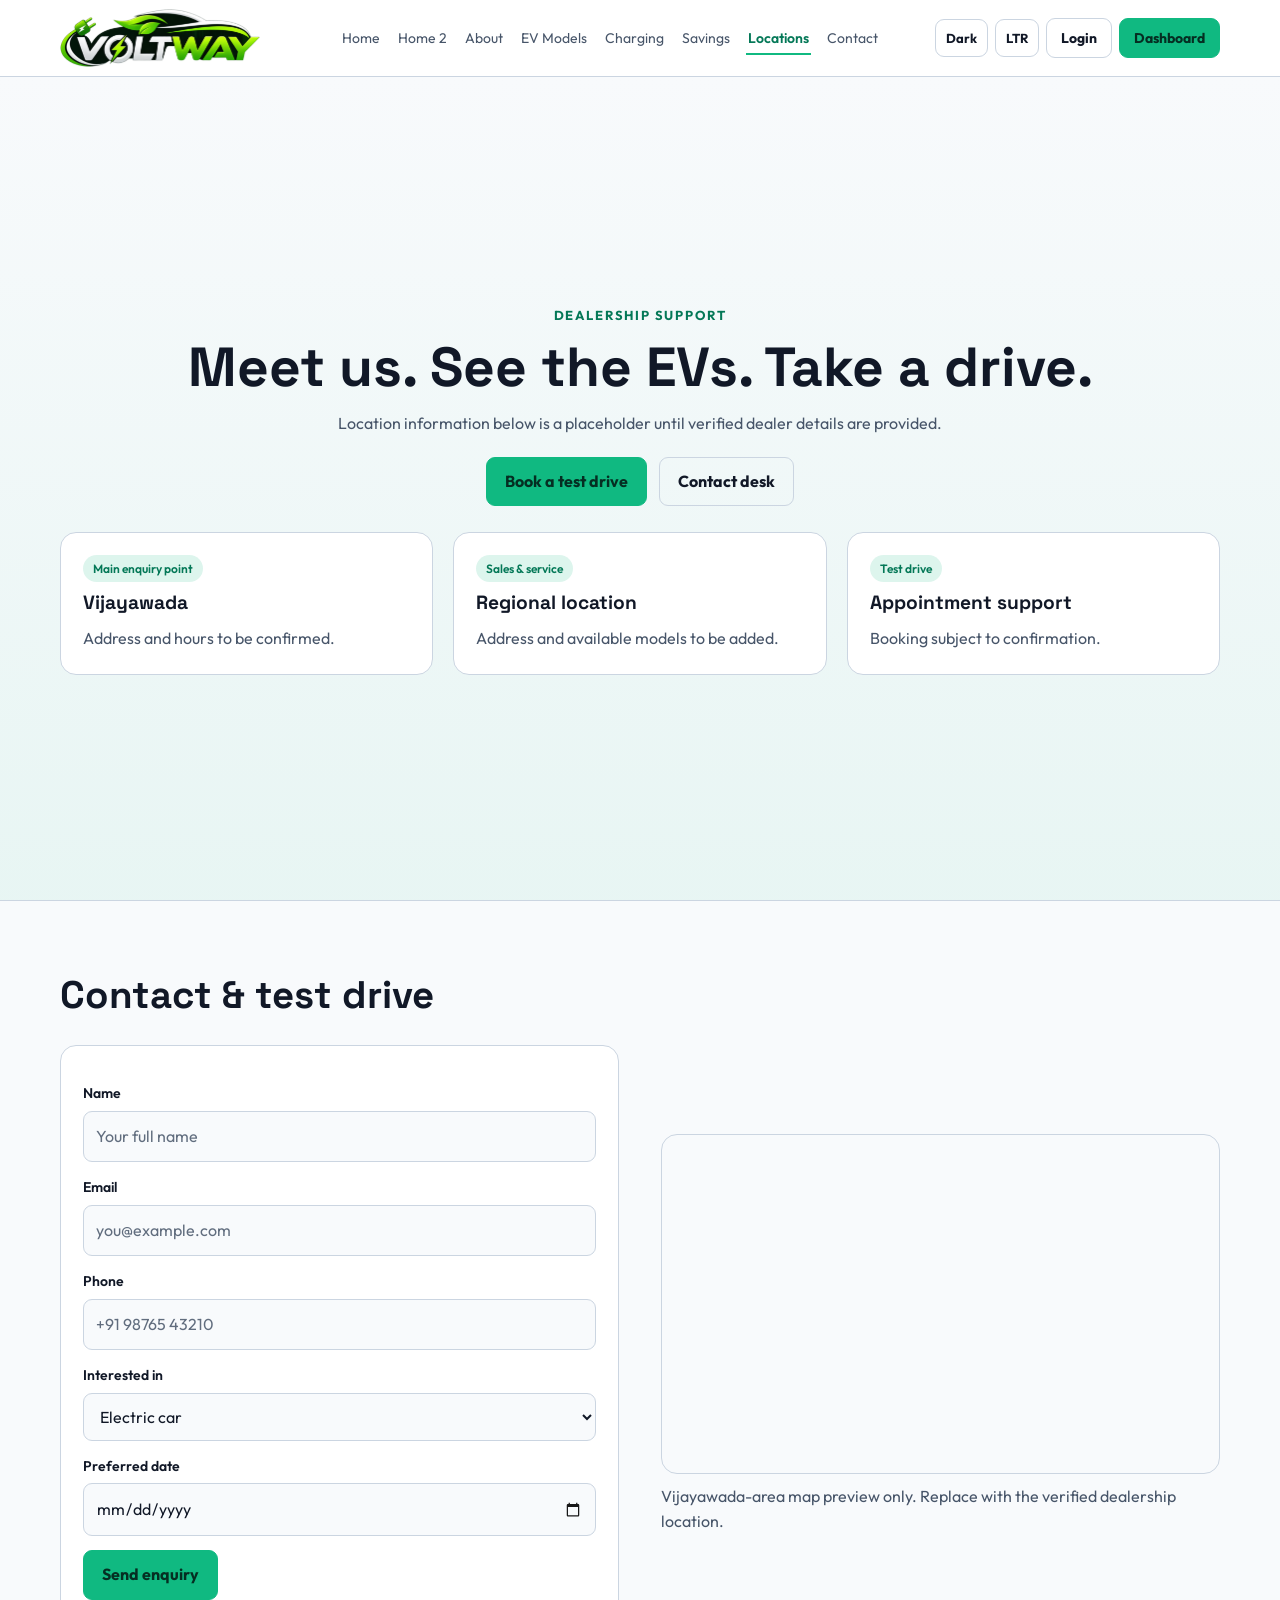
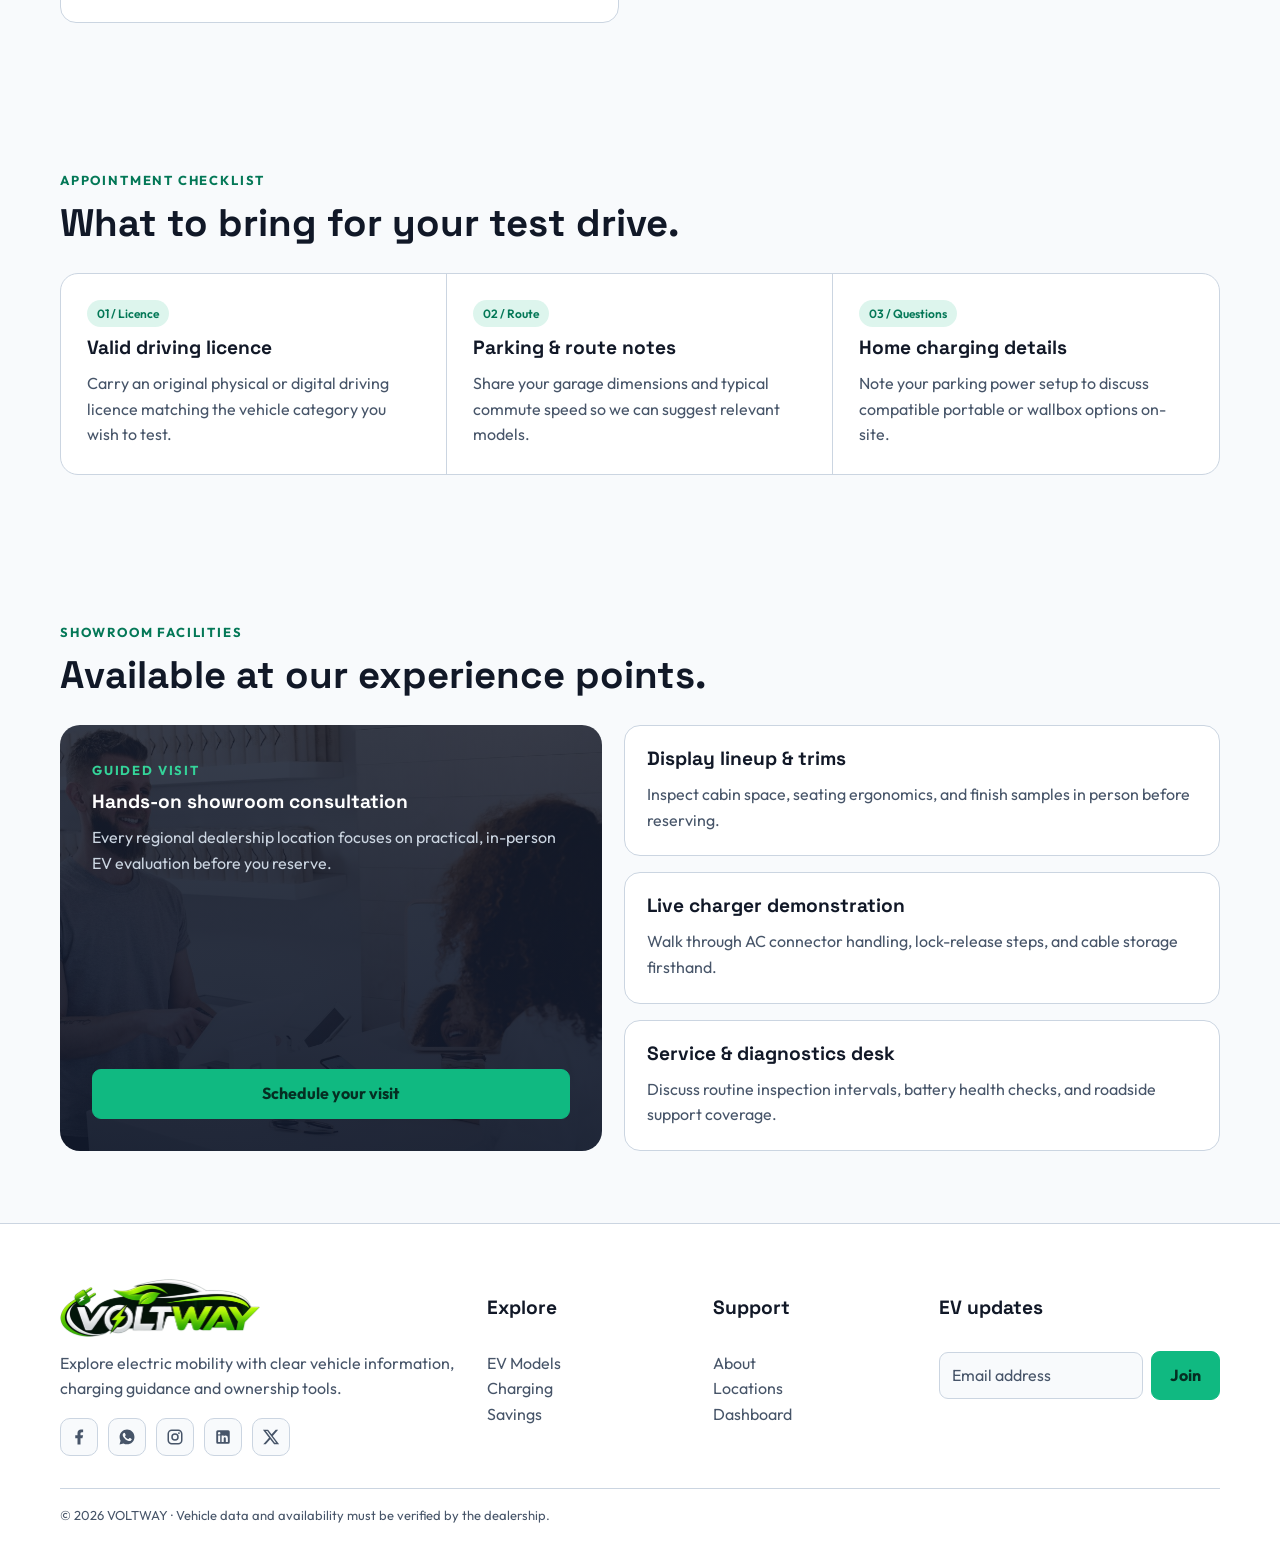
<file: locations.html>
<!doctype html>
<html lang="en">
  <head>
    <meta charset="utf-8" />
    <meta name="viewport" content="width=device-width,initial-scale=1" />
    <title>Locations | VOLTWAY</title>
    <link rel="icon" type="image/x-icon" href="assets/favicon.ico" />
    <link rel="icon" type="image/png" sizes="32x32" href="assets/favicon-32x32.png" />
    <link rel="icon" type="image/png" sizes="16x16" href="assets/favicon-16x16.png" />
    <link rel="apple-touch-icon" sizes="180x180" href="assets/apple-touch-icon.png" />
    <link rel="stylesheet" href="styles.css" />
  </head>
  <body>
    <header class="header">
      <div class="wrap nav">
        <a class="brand" href="index.html" aria-label="VOLTWAY Home">
          <img class="brand-logo" src="assets/logo.png" alt="VOLTWAY" />
        </a>
        <nav class="links" aria-label="Main navigation">
          <a href="index.html">Home</a>
          <a href="home2.html">Home 2</a>
          <a href="about.html">About</a>
          <a href="models.html">EV Models</a>
          <a href="charge.html">Charging</a>
          <a href="savings.html">Savings</a>
          <a href="locations.html">Locations</a>
          <a href="contact.html">Contact</a>
        </nav>
        <div class="actions">
          <button type="button" class="ctrl" data-theme>Dark</button>
          <button type="button" class="ctrl" data-dir>LTR</button>
          <a class="btn alt" href="login.html">Login</a>
          <a class="btn" href="dashboard.html">Dashboard</a>
          <button
            type="button"
            class="ctrl menu"
            aria-expanded="false"
            aria-controls="mobile-nav"
          >
            Menu
          </button>
        </div>
      </div>
      <nav class="mobile" id="mobile-nav" aria-label="Mobile navigation">
        <a href="index.html">Home</a>
        <a href="home2.html">Home 2</a>
        <a href="about.html">About</a>
        <a href="models.html">EV Models</a>
        <a href="charge.html">Charging</a>
        <a href="savings.html">Savings</a>
        <a href="locations.html">Locations</a>
        <a href="contact.html">Contact</a>
        <a href="dashboard.html">Dashboard</a>
        <a href="login.html">Login</a>
        <a href="signup.html">Sign Up</a>
      </nav>
    </header>

    <main>
      <section class="hero hero-locations">
        <div class="wrap">
          <div class="hero-center">
            <span class="eyebrow">Dealership support</span>
            <h1>Meet us. See the EVs. Take a drive.</h1>
            <p>
              Location information below is a placeholder until verified dealer
              details are provided.
            </p>
            <div class="hero-actions">
              <a class="btn" href="#book-drive">Book a test drive</a>
              <a class="btn alt" href="contact.html">Contact desk</a>
            </div>
          </div>
          <div class="grid">
            <div class="panel">
              <span class="tag">Main enquiry point</span>
              <h3>Vijayawada</h3>
              <p>Address and hours to be confirmed.</p>
            </div>
            <div class="panel">
              <span class="tag">Sales &amp; service</span>
              <h3>Regional location</h3>
              <p>Address and available models to be added.</p>
            </div>
            <div class="panel">
              <span class="tag">Test drive</span>
              <h3>Appointment support</h3>
              <p>Booking subject to confirmation.</p>
            </div>
          </div>
        </div>
      </section>

      <section class="section" id="book-drive">
        <div class="wrap">
          <h2>Contact &amp; test drive</h2>
          <div class="split">
            <form
              class="panel"
              data-demo
              data-msg="Demo enquiry validated. Connect a booking service to receive requests."
            >
              <div class="field">
                <label for="loc-name">Name</label>
                <input id="loc-name" name="name" placeholder="Your full name" required />
              </div>
              <div class="field">
                <label for="loc-email">Email</label>
                <input
                  id="loc-email"
                  name="email"
                  type="email"
                  placeholder="you@example.com"
                  required
                />
              </div>
              <div class="field">
                <label for="loc-phone">Phone</label>
                <input
                  id="loc-phone"
                  name="phone"
                  type="tel"
                  placeholder="+91 98765 43210"
                  required
                />
              </div>
              <div class="field">
                <label for="loc-interest">Interested in</label>
                <select id="loc-interest" name="interest">
                  <option>Electric car</option>
                  <option>Electric scooter</option>
                  <option>Commercial EV</option>
                  <option>Charging solution</option>
                </select>
              </div>
              <div class="field">
                <label for="loc-date">Preferred date</label>
                <input id="loc-date" name="date" type="date" />
              </div>
              <button type="submit" class="btn">Send enquiry</button>
            </form>
            <div class="map">
              <iframe
                title="Vijayawada map preview, not a verified dealer pin"
                src="https://www.openstreetmap.org/export/embed.html?bbox=80.58%2C16.48%2C80.72%2C16.58&layer=mapnik"
              ></iframe>
              <p>
                Vijayawada-area map preview only. Replace with the verified
                dealership location.
              </p>
            </div>
          </div>
        </div>
      </section>
      <section class="section">
        <div class="wrap">
          <span class="eyebrow">Appointment checklist</span>
          <h2>What to bring for your test drive.</h2>
          <div class="prep-ribbon">
            <div class="prep-item">
              <span class="tag">01 / Licence</span>
              <h3>Valid driving licence</h3>
              <p>
                Carry an original physical or digital driving licence matching
                the vehicle category you wish to test.
              </p>
            </div>
            <div class="prep-item">
              <span class="tag">02 / Route</span>
              <h3>Parking &amp; route notes</h3>
              <p>
                Share your garage dimensions and typical commute speed so we can
                suggest relevant models.
              </p>
            </div>
            <div class="prep-item">
              <span class="tag">03 / Questions</span>
              <h3>Home charging details</h3>
              <p>
                Note your parking power setup to discuss compatible portable or
                wallbox options on-site.
              </p>
            </div>
          </div>
        </div>
      </section>

      <section class="section">
        <div class="wrap">
          <span class="eyebrow">Showroom facilities</span>
          <h2>Available at our experience points.</h2>
          <div class="feature-duo">
            <div class="feature-main feature-photo" style="--feat-img: url('assets/img/store-counter.jpg')">
              <div>
                <span class="eyebrow">Guided visit</span>
                <h3>Hands-on showroom consultation</h3>
                <p>
                  Every regional dealership location focuses on practical,
                  in-person EV evaluation before you reserve.
                </p>
              </div>
              <a class="btn" href="#book-drive">Schedule your visit</a>
            </div>
            <div class="bento-stack">
              <div class="panel">
                <h3>Display lineup &amp; trims</h3>
                <p>
                  Inspect cabin space, seating ergonomics, and finish samples in
                  person before reserving.
                </p>
              </div>
              <div class="panel">
                <h3>Live charger demonstration</h3>
                <p>
                  Walk through AC connector handling, lock-release steps, and
                  cable storage firsthand.
                </p>
              </div>
              <div class="panel">
                <h3>Service &amp; diagnostics desk</h3>
                <p>
                  Discuss routine inspection intervals, battery health checks,
                  and roadside support coverage.
                </p>
              </div>
            </div>
          </div>
        </div>
      </section>
    </main>

    <footer class="footer">
      <div class="wrap footgrid">
        <div>
          <a class="brand" href="index.html" aria-label="VOLTWAY Home">
            <img class="brand-logo" src="assets/logo.png" alt="VOLTWAY" />
          </a>
          <p>
            Explore electric mobility with clear vehicle information, charging
            guidance and ownership tools.
          </p>
          <div class="socials" aria-label="Social media">
            <a href="#facebook" aria-label="Facebook" title="Facebook" data-demo="Connect your Facebook page URL.">
              <svg viewBox="0 0 24 24" fill="currentColor" aria-hidden="true">
                <path d="M14 13.5h2.5l1-4H14v-2c0-1.03 0-2 2-2h1.5V2.14c-.326-.043-1.557-.14-2.857-.14C11.928 2 10 3.657 10 6.7v2.8H7v4h3V22h4v-8.5z" />
              </svg>
            </a>
            <a href="#whatsapp" aria-label="WhatsApp" title="WhatsApp" data-demo="Connect your WhatsApp dealership link.">
              <svg viewBox="0 0 24 24" fill="currentColor" aria-hidden="true">
                <path d="M12.04 2C6.58 2 2.13 6.45 2.13 11.91c0 1.75.46 3.45 1.32 4.95L2.05 22l5.25-1.38c1.45.79 3.08 1.21 4.74 1.21 5.46 0 9.91-4.45 9.91-9.91S17.5 2 12.04 2zm5.79 14.01c-.24.68-1.41 1.3-1.95 1.38-.5.07-1.13.1-1.82-.12-.42-.13-.96-.31-1.65-.61-2.9-1.25-4.79-4.18-4.94-4.38-.14-.2-1.18-1.57-1.18-3s.75-2.13 1.02-2.42c.27-.29.59-.36.79-.36h.56c.18 0 .42-.07.66.5.24.58.82 2.01.89 2.15.07.15.12.32.02.52-.1.2-.15.32-.29.49-.15.17-.31.38-.44.51-.15.15-.3.31-.13.61.17.3.76 1.25 1.63 2.02 1.12.99 2.06 1.3 2.36 1.45.3.15.47.12.64-.07.17-.2.74-.86.94-1.16.2-.3.4-.25.67-.15.27.1 1.73.82 2.03.97.3.15.5.22.57.34.07.12.07.7-.17 1.38z" />
              </svg>
            </a>
            <a href="#instagram" aria-label="Instagram" title="Instagram" data-demo="Connect your Instagram profile URL.">
              <svg viewBox="0 0 24 24" fill="currentColor" aria-hidden="true">
                <path d="M7.8 2h8.4C19.4 2 22 4.6 22 7.8v8.4a5.8 5.8 0 0 1-5.8 5.8H7.8C4.6 22 2 19.4 2 16.2V7.8A5.8 5.8 0 0 1 7.8 2m-.2 2A3.6 3.6 0 0 0 4 7.6v8.8C4 18.39 5.61 20 7.6 20h8.8a3.6 3.6 0 0 0 3.6-3.6V7.6C20 5.61 18.39 4 16.4 4H7.6m9.65 1.5a1.25 1.25 0 0 1 1.25 1.25A1.25 1.25 0 0 1 17.25 8 1.25 1.25 0 0 1 16 6.75a1.25 1.25 0 0 1 1.25-1.25M12 7a5 5 0 0 1 5 5 5 5 0 0 1-5 5 5 5 0 0 1-5-5 5 5 0 0 1 5-5m0 2a3 3 0 0 0-3 3 3 3 0 0 0 3 3 3 3 0 0 0 3-3 3 3 0 0 0-3-3z" />
              </svg>
            </a>
            <a href="#linkedin" aria-label="LinkedIn" title="LinkedIn" data-demo="Connect your LinkedIn page URL.">
              <svg viewBox="0 0 24 24" fill="currentColor" aria-hidden="true">
                <path d="M19 3a2 2 0 0 1 2 2v14a2 2 0 0 1-2 2H5a2 2 0 0 1-2-2V5a2 2 0 0 1 2-2h14m-.5 15.5v-5.3a3.26 3.26 0 0 0-3.26-3.26c-.85 0-1.84.52-2.28 1.3v-1.11h-2.79v8.37h2.79v-4.93c0-.77.62-1.4 1.39-1.4a1.4 1.4 0 0 1 1.4 1.4v4.93h2.75M6.88 8.56a1.68 1.68 0 0 0 1.68-1.68c0-.93-.75-1.69-1.68-1.69a1.69 1.69 0 0 0-1.69 1.69c0 .93.76 1.68 1.69 1.68m1.39 9.94v-8.37H5.5v8.37h2.77z" />
              </svg>
            </a>
            <a href="#x" aria-label="X" title="X" data-demo="Connect your X profile URL.">
              <svg viewBox="0 0 24 24" fill="currentColor" aria-hidden="true">
                <path d="M18.244 2.25h3.308l-7.227 8.26 8.502 11.24H16.17l-5.214-6.817L4.99 21.75H1.68l7.73-8.835L1.254 2.25H8.08l4.713 6.231zm-1.161 17.52h1.833L7.084 4.126H5.117z" />
              </svg>
            </a>
          </div>
        </div>
        <div>
          <h3>Explore</h3>
          <p>
            <a href="models.html">EV Models</a><br />
            <a href="charge.html">Charging</a><br />
            <a href="savings.html">Savings</a>
          </p>
        </div>
        <div>
          <h3>Support</h3>
          <p>
            <a href="about.html">About</a><br />
            <a href="locations.html">Locations</a><br />
            <a href="dashboard.html">Dashboard</a>
          </p>
        </div>
        <div>
          <h3>EV updates</h3>
          <form
            class="foot-form"
            data-demo
            data-msg="Thanks. Connect a newsletter service to receive signups."
          >
            <input
              type="email"
              aria-label="Email address"
              placeholder="Email address"
              required
            />
            <button type="submit" class="btn">Join</button>
          </form>
        </div>
      </div>
      <div class="wrap copy">
        © 2026 VOLTWAY · Vehicle data and availability must be verified by the
        dealership.
      </div>
    </footer>

    <div class="toast" role="status" aria-live="polite"></div>
    <script src="script.js"></script>
  </body>
</html>
</file>
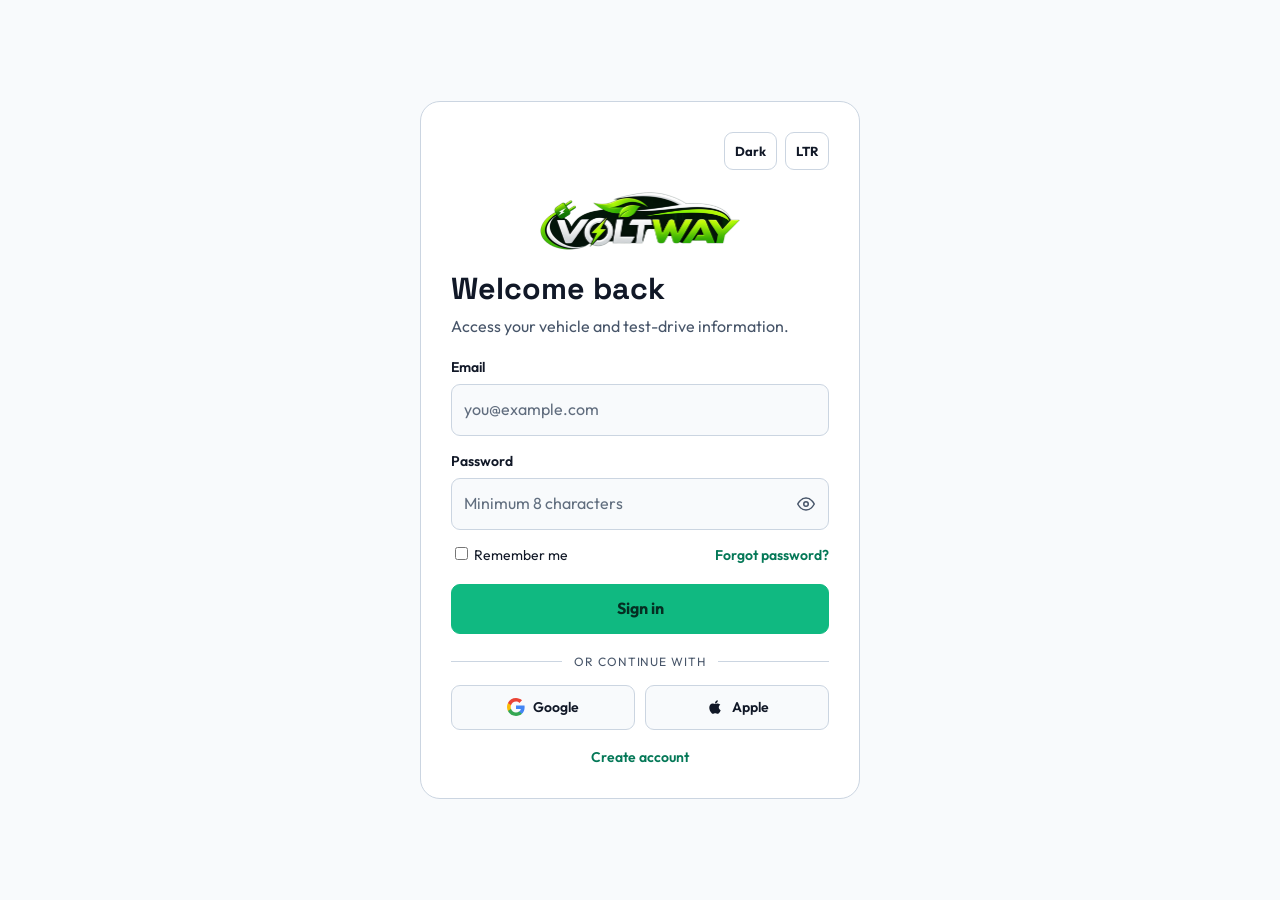
<file: login.html>
<!doctype html>
<html lang="en">
  <head>
    <meta charset="utf-8" />
    <meta name="viewport" content="width=device-width,initial-scale=1" />
    <title>Welcome back | VOLTWAY</title>
    <link rel="icon" type="image/x-icon" href="assets/favicon.ico" />
    <link rel="icon" type="image/png" sizes="32x32" href="assets/favicon-32x32.png" />
    <link rel="icon" type="image/png" sizes="16x16" href="assets/favicon-16x16.png" />
    <link rel="apple-touch-icon" sizes="180x180" href="assets/apple-touch-icon.png" />
    <link rel="stylesheet" href="styles.css" />
  </head>
  <body>
    <main class="auth">
      <section class="authbox">
        <div class="auth-top">
          <button type="button" class="ctrl" data-theme>Dark</button>
          <button type="button" class="ctrl" data-dir>LTR</button>
        </div>
        <a class="brand" href="index.html" aria-label="VOLTWAY Home">
          <img class="brand-logo" src="assets/logo.png" alt="VOLTWAY" />
        </a>
        <h1>Welcome back</h1>
        <p>Access your vehicle and test-drive information.</p>

        <form
          data-demo
          data-msg="Demo authentication form validated. Connect a secure identity provider."
        >
          <div class="field">
            <label for="login-email">Email</label>
            <input
              id="login-email"
              name="email"
              type="email"
              placeholder="you@example.com"
              required
            />
          </div>

          <div class="field">
            <label for="login-password">Password</label>
            <div class="pw-wrap">
              <input
                id="login-password"
                name="password"
                type="password"
                placeholder="Minimum 8 characters"
                required
                minlength="8"
              />
              <button
                type="button"
                class="pw-toggle"
                data-pw-toggle="login-password"
                aria-label="Show password"
                aria-pressed="false"
              >
                <svg class="eye-open" viewBox="0 0 24 24" fill="none" stroke="currentColor" stroke-width="2" stroke-linecap="round" stroke-linejoin="round" aria-hidden="true">
                  <path d="M1 12s4-8 11-8 11 8 11 8-4 8-11 8-11-8-11-8z" />
                  <circle cx="12" cy="12" r="3" />
                </svg>
                <svg class="eye-closed" viewBox="0 0 24 24" fill="none" stroke="currentColor" stroke-width="2" stroke-linecap="round" stroke-linejoin="round" aria-hidden="true">
                  <path d="M17.94 17.94A10.07 10.07 0 0 1 12 20c-7 0-11-8-11-8a18.45 18.45 0 0 1 5.06-5.94" />
                  <path d="M9.9 4.24A9.12 9.12 0 0 1 12 4c7 0 11 8 11 8a18.5 18.5 0 0 1-2.16 3.19" />
                  <line x1="1" y1="1" x2="23" y2="23" />
                </svg>
              </button>
            </div>
          </div>

          <div class="auth-row">
            <label><input type="checkbox" name="remember" /> Remember me</label>
            <a
              href="#reset"
              data-demo="Password reset requires a connected identity provider."
            >
              Forgot password?
            </a>
          </div>
          <button type="submit" class="btn" style="width: 100%">Sign in</button>
        </form>

        <div class="auth-or">or continue with</div>
        <div class="auth-social">
          <button
            type="button"
            class="social-btn"
            data-demo="Google sign-in requires a connected OAuth provider."
          >
            <svg viewBox="0 0 24 24" aria-hidden="true">
              <path fill="#4285F4" d="M23.49 12.27c0-.79-.07-1.54-.19-2.27H12v4.51h6.47a5.54 5.54 0 0 1-2.4 3.63v3.02h3.88c2.27-2.09 3.54-5.17 3.54-8.89z" />
              <path fill="#34A853" d="M12 24c3.24 0 5.95-1.07 7.93-2.91l-3.88-3.02c-1.07.72-2.44 1.15-4.05 1.15-3.12 0-5.76-2.11-6.7-4.96H1.29v3.11A12 12 0 0 0 12 24z" />
              <path fill="#FBBC05" d="M5.3 14.26A7.2 7.2 0 0 1 4.92 12c0-.78.14-1.54.38-2.26V6.63H1.29A12 12 0 0 0 0 12c0 1.94.46 3.77 1.29 5.37l4.01-3.11z" />
              <path fill="#EA4335" d="M12 4.78c1.76 0 3.34.61 4.58 1.8l3.44-3.44C17.95 1.19 15.24 0 12 0A12 12 0 0 0 1.29 6.63l4.01 3.11c.94-2.85 3.58-4.96 6.7-4.96z" />
            </svg>
            <span>Google</span>
          </button>
          <button
            type="button"
            class="social-btn"
            data-demo="Apple sign-in requires a connected identity provider."
          >
            <svg viewBox="0 0 24 24" fill="currentColor" aria-hidden="true">
              <path d="M17.05 20.28c-.98.95-2.05.8-3.08.35-1.09-.46-2.09-.48-3.24 0-1.44.62-2.2.44-3.06-.35C2.79 15.25 3.51 7.59 9.05 7.31c1.35.07 2.29.74 3.08.8 1.18-.24 2.31-.93 3.57-.84 1.51.12 2.65.72 3.4 1.8-3.12 1.87-2.38 5.98.48 7.13-.57 1.5-1.31 2.99-2.54 4.08zM12.03 7.25c-.15-2.23 1.66-4.07 3.74-4.25.29 2.58-2.34 4.5-3.74 4.25z" />
            </svg>
            <span>Apple</span>
          </button>
        </div>

        <p class="auth-alt"><a href="signup.html">Create account</a></p>
      </section>
    </main>

    <div class="toast" role="status" aria-live="polite"></div>
    <script src="script.js"></script>
  </body>
</html>
</file>
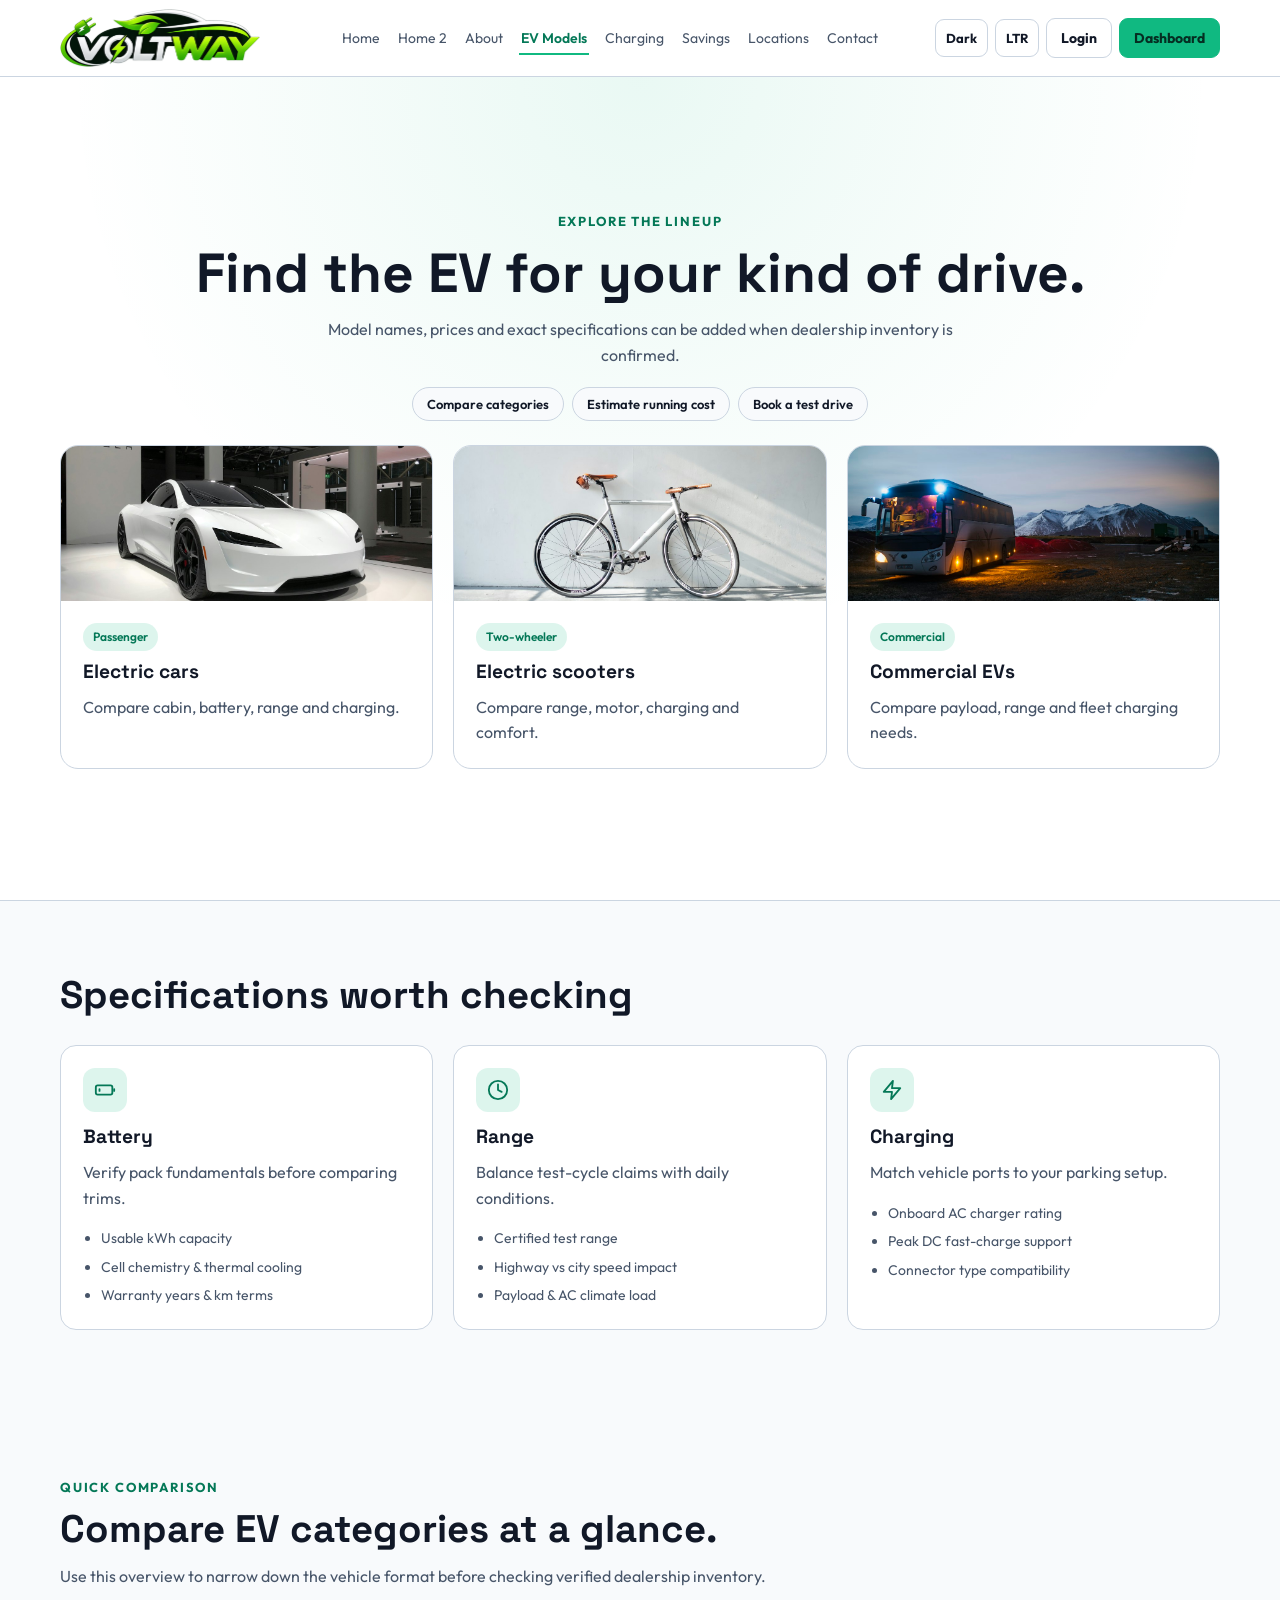
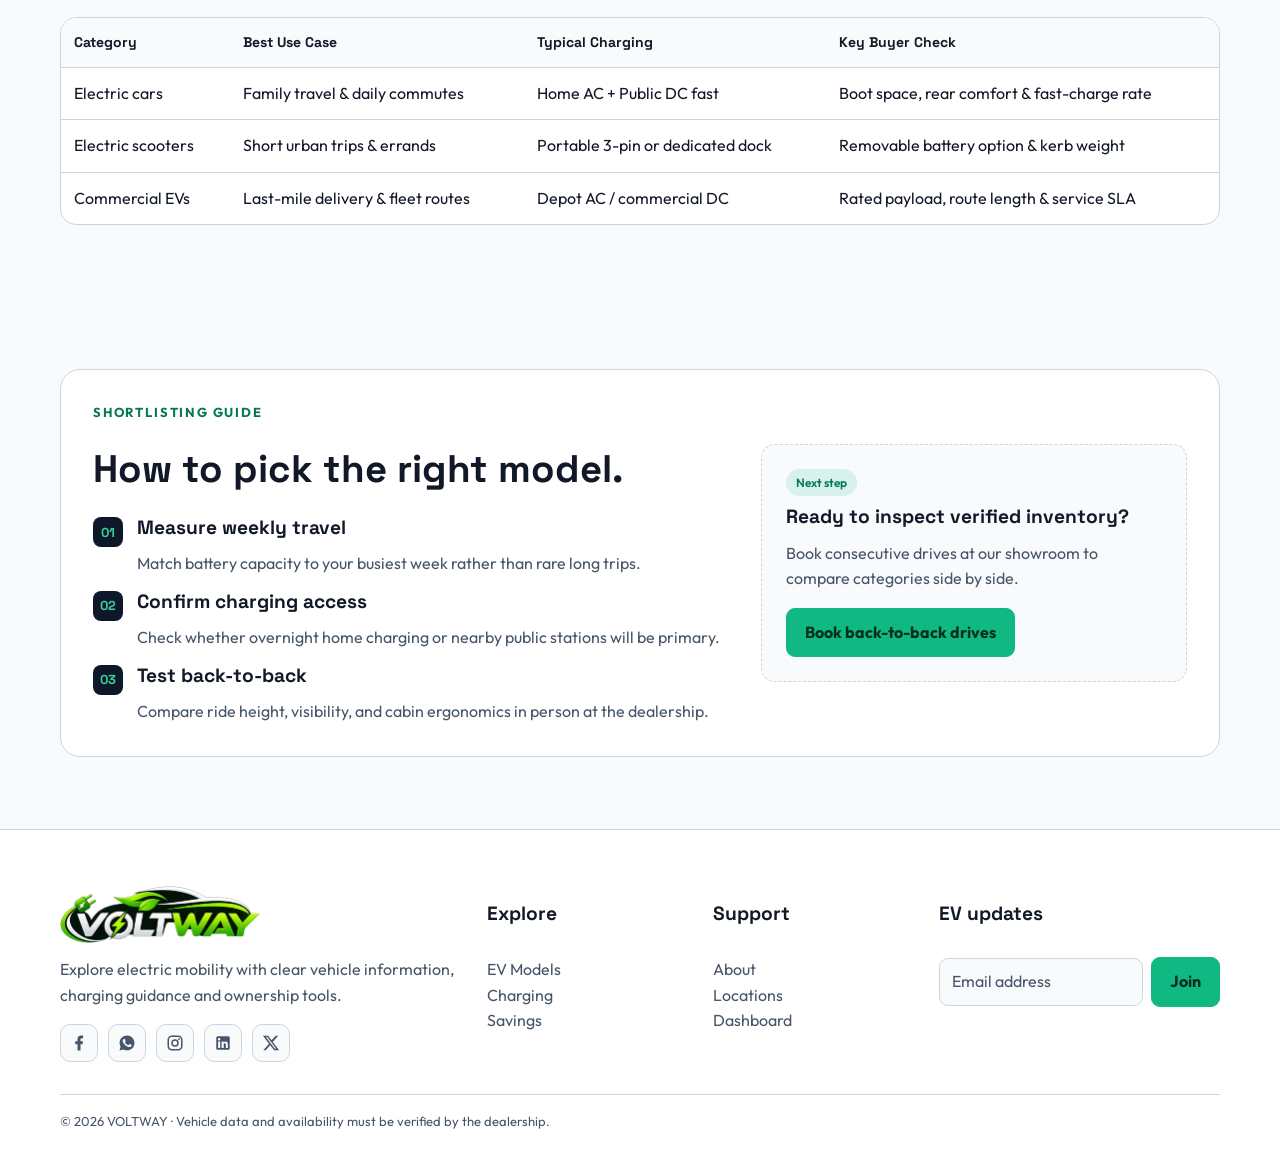
<file: models.html>
<!doctype html>
<html lang="en">
  <head>
    <meta charset="utf-8" />
    <meta name="viewport" content="width=device-width,initial-scale=1" />
    <title>Models | VOLTWAY</title>
    <link rel="icon" type="image/x-icon" href="assets/favicon.ico" />
    <link rel="icon" type="image/png" sizes="32x32" href="assets/favicon-32x32.png" />
    <link rel="icon" type="image/png" sizes="16x16" href="assets/favicon-16x16.png" />
    <link rel="apple-touch-icon" sizes="180x180" href="assets/apple-touch-icon.png" />
    <link rel="stylesheet" href="styles.css" />
  </head>
  <body>
    <header class="header">
      <div class="wrap nav">
        <a class="brand" href="index.html" aria-label="VOLTWAY Home">
          <img class="brand-logo" src="assets/logo.png" alt="VOLTWAY" />
        </a>
        <nav class="links" aria-label="Main navigation">
          <a href="index.html">Home</a>
          <a href="home2.html">Home 2</a>
          <a href="about.html">About</a>
          <a href="models.html">EV Models</a>
          <a href="charge.html">Charging</a>
          <a href="savings.html">Savings</a>
          <a href="locations.html">Locations</a>
          <a href="contact.html">Contact</a>
        </nav>
        <div class="actions">
          <button type="button" class="ctrl" data-theme>Dark</button>
          <button type="button" class="ctrl" data-dir>LTR</button>
          <a class="btn alt" href="login.html">Login</a>
          <a class="btn" href="dashboard.html">Dashboard</a>
          <button
            type="button"
            class="ctrl menu"
            aria-expanded="false"
            aria-controls="mobile-nav"
          >
            Menu
          </button>
        </div>
      </div>
      <nav class="mobile" id="mobile-nav" aria-label="Mobile navigation">
        <a href="index.html">Home</a>
        <a href="home2.html">Home 2</a>
        <a href="about.html">About</a>
        <a href="models.html">EV Models</a>
        <a href="charge.html">Charging</a>
        <a href="savings.html">Savings</a>
        <a href="locations.html">Locations</a>
        <a href="contact.html">Contact</a>
        <a href="dashboard.html">Dashboard</a>
        <a href="login.html">Login</a>
        <a href="signup.html">Sign Up</a>
      </nav>
    </header>

    <main>
      <section class="hero hero-models">
        <div class="wrap">
          <div class="hero-center">
            <span class="eyebrow">Explore the lineup</span>
            <h1>Find the EV for your kind of drive.</h1>
            <p>
              Model names, prices and exact specifications can be added when
              dealership inventory is confirmed.
            </p>
            <div class="hero-pills">
              <a class="hero-pill" href="#compare">Compare categories</a>
              <a class="hero-pill" href="savings.html">Estimate running cost</a>
              <a class="hero-pill" href="locations.html">Book a test drive</a>
            </div>
          </div>
          <div class="grid">
            <article class="card">
              <img
                src="assets/img/ev-showroom.jpg"
                alt="White electric sports car on a showroom floor"
              />
              <div class="pad">
                <span class="tag">Passenger</span>
                <h3>Electric cars</h3>
                <p>Compare cabin, battery, range and charging.</p>
              </div>
            </article>
            <article class="card">
              <img
                src="assets/img/two-wheeler-city.jpg"
                alt="Two-wheeler leaning against a bright wall"
              />
              <div class="pad">
                <span class="tag">Two-wheeler</span>
                <h3>Electric scooters</h3>
                <p>Compare range, motor, charging and comfort.</p>
              </div>
            </article>
            <article class="card">
              <img
                src="assets/img/ev-coach.jpg"
                alt="Passenger coach on a mountain road at dusk"
              />
              <div class="pad">
                <span class="tag">Commercial</span>
                <h3>Commercial EVs</h3>
                <p>Compare payload, range and fleet charging needs.</p>
              </div>
            </article>
          </div>
        </div>
      </section>

      <section class="section" id="specs">
        <div class="wrap">
          <h2>Specifications worth checking</h2>
          <div class="grid">
            <div class="panel">
              <div class="icon-badge" aria-hidden="true">
                <svg viewBox="0 0 24 24" fill="none" stroke="currentColor" stroke-width="2" stroke-linecap="round" stroke-linejoin="round">
                  <rect x="2" y="7" width="18" height="10" rx="2" />
                  <line x1="22" y1="11" x2="22" y2="13" />
                  <line x1="6" y1="11" x2="6" y2="13" />
                </svg>
              </div>
              <h3>Battery</h3>
              <p>Verify pack fundamentals before comparing trims.</p>
              <ul class="spec-bullets">
                <li>Usable kWh capacity</li>
                <li>Cell chemistry &amp; thermal cooling</li>
                <li>Warranty years &amp; km terms</li>
              </ul>
            </div>
            <div class="panel">
              <div class="icon-badge" aria-hidden="true">
                <svg viewBox="0 0 24 24" fill="none" stroke="currentColor" stroke-width="2" stroke-linecap="round" stroke-linejoin="round">
                  <circle cx="12" cy="12" r="10" />
                  <polyline points="12 6 12 12 16 14" />
                </svg>
              </div>
              <h3>Range</h3>
              <p>Balance test-cycle claims with daily conditions.</p>
              <ul class="spec-bullets">
                <li>Certified test range</li>
                <li>Highway vs city speed impact</li>
                <li>Payload &amp; AC climate load</li>
              </ul>
            </div>
            <div class="panel">
              <div class="icon-badge" aria-hidden="true">
                <svg viewBox="0 0 24 24" fill="none" stroke="currentColor" stroke-width="2" stroke-linecap="round" stroke-linejoin="round">
                  <polygon points="13 2 3 14 12 14 11 22 21 10 12 10 13 2" />
                </svg>
              </div>
              <h3>Charging</h3>
              <p>Match vehicle ports to your parking setup.</p>
              <ul class="spec-bullets">
                <li>Onboard AC charger rating</li>
                <li>Peak DC fast-charge support</li>
                <li>Connector type compatibility</li>
              </ul>
            </div>
          </div>
        </div>
      </section>
      <section class="section" id="compare">
        <div class="wrap">
          <span class="eyebrow">Quick comparison</span>
          <h2>Compare EV categories at a glance.</h2>
          <p>
            Use this overview to narrow down the vehicle format before checking
            verified dealership inventory.
          </p>
          <div class="table-wrap">
            <table class="table">
              <thead>
                <tr>
                  <th>Category</th>
                  <th>Best Use Case</th>
                  <th>Typical Charging</th>
                  <th>Key Buyer Check</th>
                </tr>
              </thead>
              <tbody>
                <tr>
                  <td>Electric cars</td>
                  <td>Family travel &amp; daily commutes</td>
                  <td>Home AC + Public DC fast</td>
                  <td>Boot space, rear comfort &amp; fast-charge rate</td>
                </tr>
                <tr>
                  <td>Electric scooters</td>
                  <td>Short urban trips &amp; errands</td>
                  <td>Portable 3-pin or dedicated dock</td>
                  <td>Removable battery option &amp; kerb weight</td>
                </tr>
                <tr>
                  <td>Commercial EVs</td>
                  <td>Last-mile delivery &amp; fleet routes</td>
                  <td>Depot AC / commercial DC</td>
                  <td>Rated payload, route length &amp; service SLA</td>
                </tr>
              </tbody>
            </table>
          </div>
        </div>
      </section>

      <section class="section">
        <div class="wrap">
          <div class="shortlist-box">
            <div class="shortlist-items">
              <span class="eyebrow">Shortlisting guide</span>
              <h2>How to pick the right model.</h2>
              <div class="shortlist-item">
                <span class="shortlist-num">01</span>
                <div>
                  <h3>Measure weekly travel</h3>
                  <p>
                    Match battery capacity to your busiest week rather than rare
                    long trips.
                  </p>
                </div>
              </div>
              <div class="shortlist-item">
                <span class="shortlist-num">02</span>
                <div>
                  <h3>Confirm charging access</h3>
                  <p>
                    Check whether overnight home charging or nearby public
                    stations will be primary.
                  </p>
                </div>
              </div>
              <div class="shortlist-item">
                <span class="shortlist-num">03</span>
                <div>
                  <h3>Test back-to-back</h3>
                  <p>
                    Compare ride height, visibility, and cabin ergonomics in
                    person at the dealership.
                  </p>
                </div>
              </div>
            </div>
            <div class="zig-box">
              <span class="tag">Next step</span>
              <h3>Ready to inspect verified inventory?</h3>
              <p>
                Book consecutive drives at our showroom to compare categories
                side by side.
              </p>
              <a class="btn" href="locations.html">Book back-to-back drives</a>
            </div>
          </div>
        </div>
      </section>
    </main>

    <footer class="footer">
      <div class="wrap footgrid">
        <div>
          <a class="brand" href="index.html" aria-label="VOLTWAY Home">
            <img class="brand-logo" src="assets/logo.png" alt="VOLTWAY" />
          </a>
          <p>
            Explore electric mobility with clear vehicle information, charging
            guidance and ownership tools.
          </p>
          <div class="socials" aria-label="Social media">
            <a href="#facebook" aria-label="Facebook" title="Facebook" data-demo="Connect your Facebook page URL.">
              <svg viewBox="0 0 24 24" fill="currentColor" aria-hidden="true">
                <path d="M14 13.5h2.5l1-4H14v-2c0-1.03 0-2 2-2h1.5V2.14c-.326-.043-1.557-.14-2.857-.14C11.928 2 10 3.657 10 6.7v2.8H7v4h3V22h4v-8.5z" />
              </svg>
            </a>
            <a href="#whatsapp" aria-label="WhatsApp" title="WhatsApp" data-demo="Connect your WhatsApp dealership link.">
              <svg viewBox="0 0 24 24" fill="currentColor" aria-hidden="true">
                <path d="M12.04 2C6.58 2 2.13 6.45 2.13 11.91c0 1.75.46 3.45 1.32 4.95L2.05 22l5.25-1.38c1.45.79 3.08 1.21 4.74 1.21 5.46 0 9.91-4.45 9.91-9.91S17.5 2 12.04 2zm5.79 14.01c-.24.68-1.41 1.3-1.95 1.38-.5.07-1.13.1-1.82-.12-.42-.13-.96-.31-1.65-.61-2.9-1.25-4.79-4.18-4.94-4.38-.14-.2-1.18-1.57-1.18-3s.75-2.13 1.02-2.42c.27-.29.59-.36.79-.36h.56c.18 0 .42-.07.66.5.24.58.82 2.01.89 2.15.07.15.12.32.02.52-.1.2-.15.32-.29.49-.15.17-.31.38-.44.51-.15.15-.3.31-.13.61.17.3.76 1.25 1.63 2.02 1.12.99 2.06 1.3 2.36 1.45.3.15.47.12.64-.07.17-.2.74-.86.94-1.16.2-.3.4-.25.67-.15.27.1 1.73.82 2.03.97.3.15.5.22.57.34.07.12.07.7-.17 1.38z" />
              </svg>
            </a>
            <a href="#instagram" aria-label="Instagram" title="Instagram" data-demo="Connect your Instagram profile URL.">
              <svg viewBox="0 0 24 24" fill="currentColor" aria-hidden="true">
                <path d="M7.8 2h8.4C19.4 2 22 4.6 22 7.8v8.4a5.8 5.8 0 0 1-5.8 5.8H7.8C4.6 22 2 19.4 2 16.2V7.8A5.8 5.8 0 0 1 7.8 2m-.2 2A3.6 3.6 0 0 0 4 7.6v8.8C4 18.39 5.61 20 7.6 20h8.8a3.6 3.6 0 0 0 3.6-3.6V7.6C20 5.61 18.39 4 16.4 4H7.6m9.65 1.5a1.25 1.25 0 0 1 1.25 1.25A1.25 1.25 0 0 1 17.25 8 1.25 1.25 0 0 1 16 6.75a1.25 1.25 0 0 1 1.25-1.25M12 7a5 5 0 0 1 5 5 5 5 0 0 1-5 5 5 5 0 0 1-5-5 5 5 0 0 1 5-5m0 2a3 3 0 0 0-3 3 3 3 0 0 0 3 3 3 3 0 0 0 3-3 3 3 0 0 0-3-3z" />
              </svg>
            </a>
            <a href="#linkedin" aria-label="LinkedIn" title="LinkedIn" data-demo="Connect your LinkedIn page URL.">
              <svg viewBox="0 0 24 24" fill="currentColor" aria-hidden="true">
                <path d="M19 3a2 2 0 0 1 2 2v14a2 2 0 0 1-2 2H5a2 2 0 0 1-2-2V5a2 2 0 0 1 2-2h14m-.5 15.5v-5.3a3.26 3.26 0 0 0-3.26-3.26c-.85 0-1.84.52-2.28 1.3v-1.11h-2.79v8.37h2.79v-4.93c0-.77.62-1.4 1.39-1.4a1.4 1.4 0 0 1 1.4 1.4v4.93h2.75M6.88 8.56a1.68 1.68 0 0 0 1.68-1.68c0-.93-.75-1.69-1.68-1.69a1.69 1.69 0 0 0-1.69 1.69c0 .93.76 1.68 1.69 1.68m1.39 9.94v-8.37H5.5v8.37h2.77z" />
              </svg>
            </a>
            <a href="#x" aria-label="X" title="X" data-demo="Connect your X profile URL.">
              <svg viewBox="0 0 24 24" fill="currentColor" aria-hidden="true">
                <path d="M18.244 2.25h3.308l-7.227 8.26 8.502 11.24H16.17l-5.214-6.817L4.99 21.75H1.68l7.73-8.835L1.254 2.25H8.08l4.713 6.231zm-1.161 17.52h1.833L7.084 4.126H5.117z" />
              </svg>
            </a>
          </div>
        </div>
        <div>
          <h3>Explore</h3>
          <p>
            <a href="models.html">EV Models</a><br />
            <a href="charge.html">Charging</a><br />
            <a href="savings.html">Savings</a>
          </p>
        </div>
        <div>
          <h3>Support</h3>
          <p>
            <a href="about.html">About</a><br />
            <a href="locations.html">Locations</a><br />
            <a href="dashboard.html">Dashboard</a>
          </p>
        </div>
        <div>
          <h3>EV updates</h3>
          <form
            class="foot-form"
            data-demo
            data-msg="Thanks. Connect a newsletter service to receive signups."
          >
            <input
              type="email"
              aria-label="Email address"
              placeholder="Email address"
              required
            />
            <button type="submit" class="btn">Join</button>
          </form>
        </div>
      </div>
      <div class="wrap copy">
        © 2026 VOLTWAY · Vehicle data and availability must be verified by the
        dealership.
      </div>
    </footer>

    <div class="toast" role="status" aria-live="polite"></div>
    <script src="script.js"></script>
  </body>
</html>
</file>
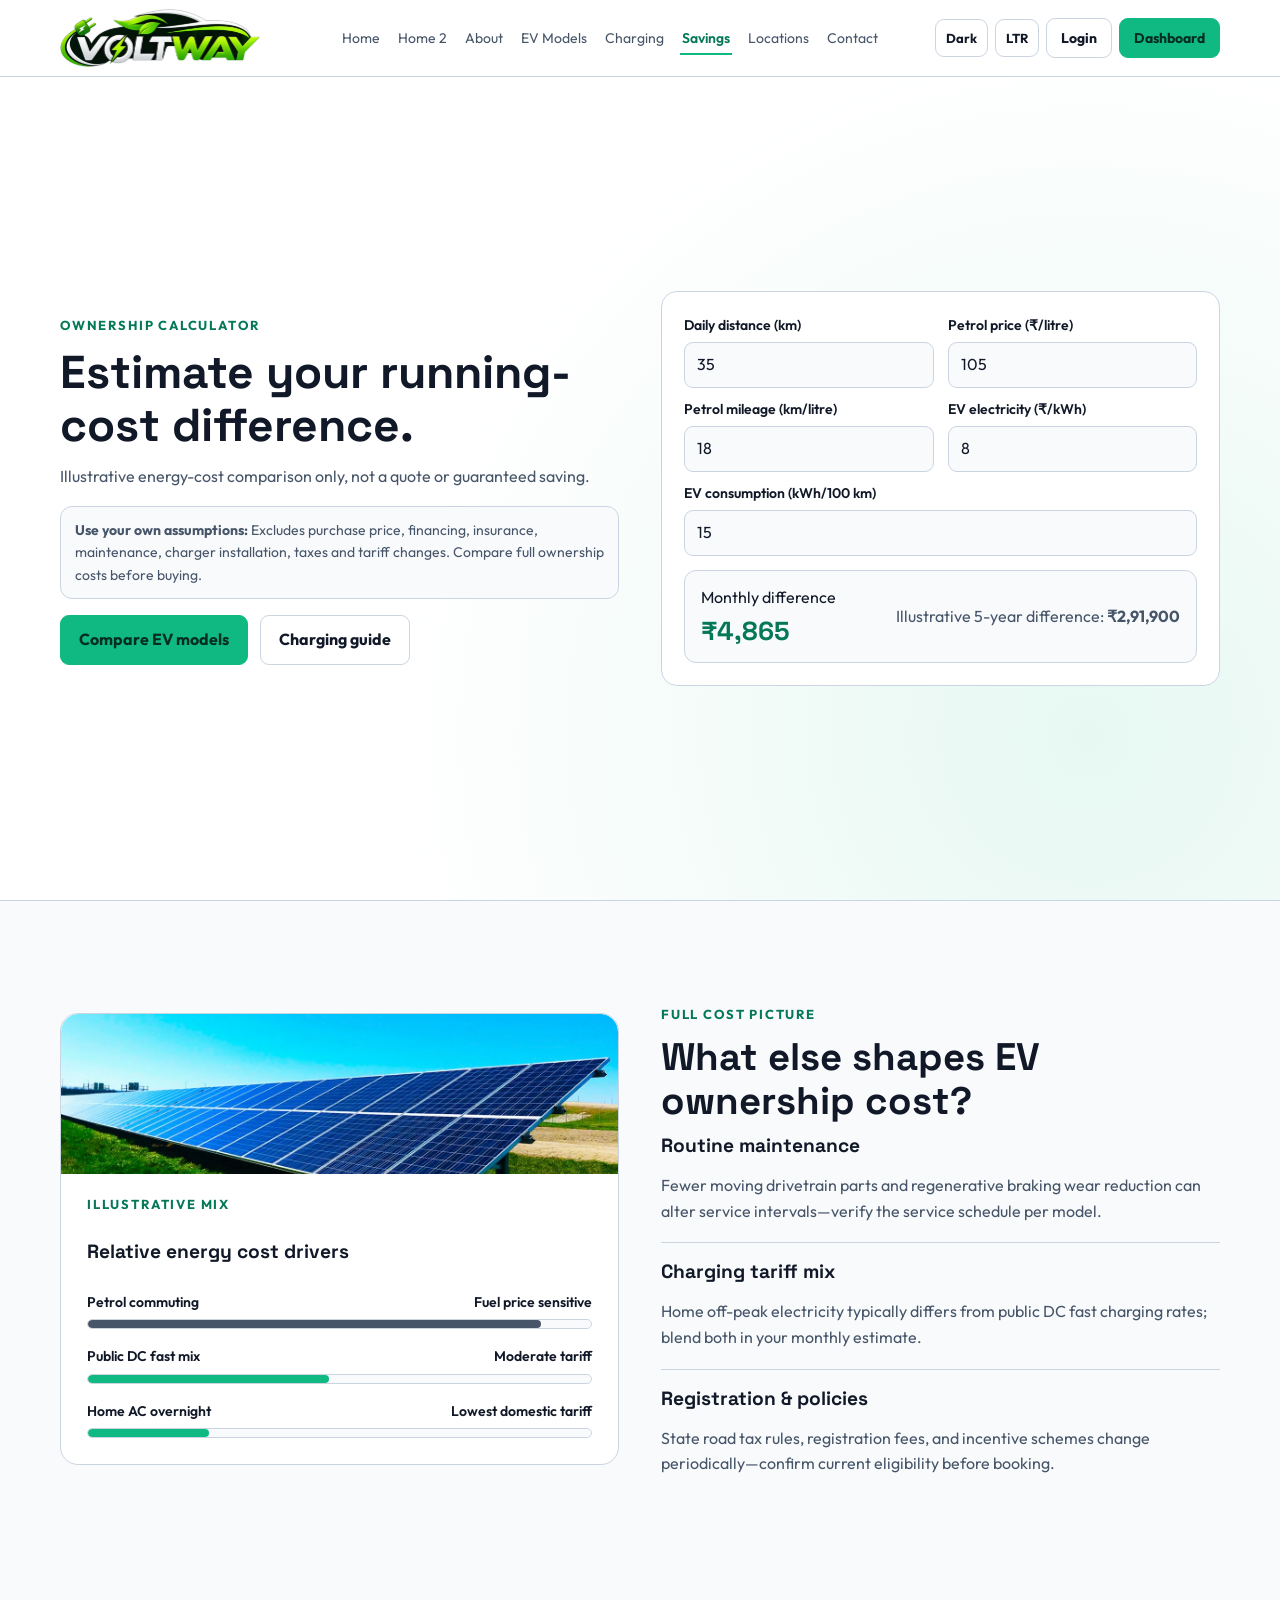
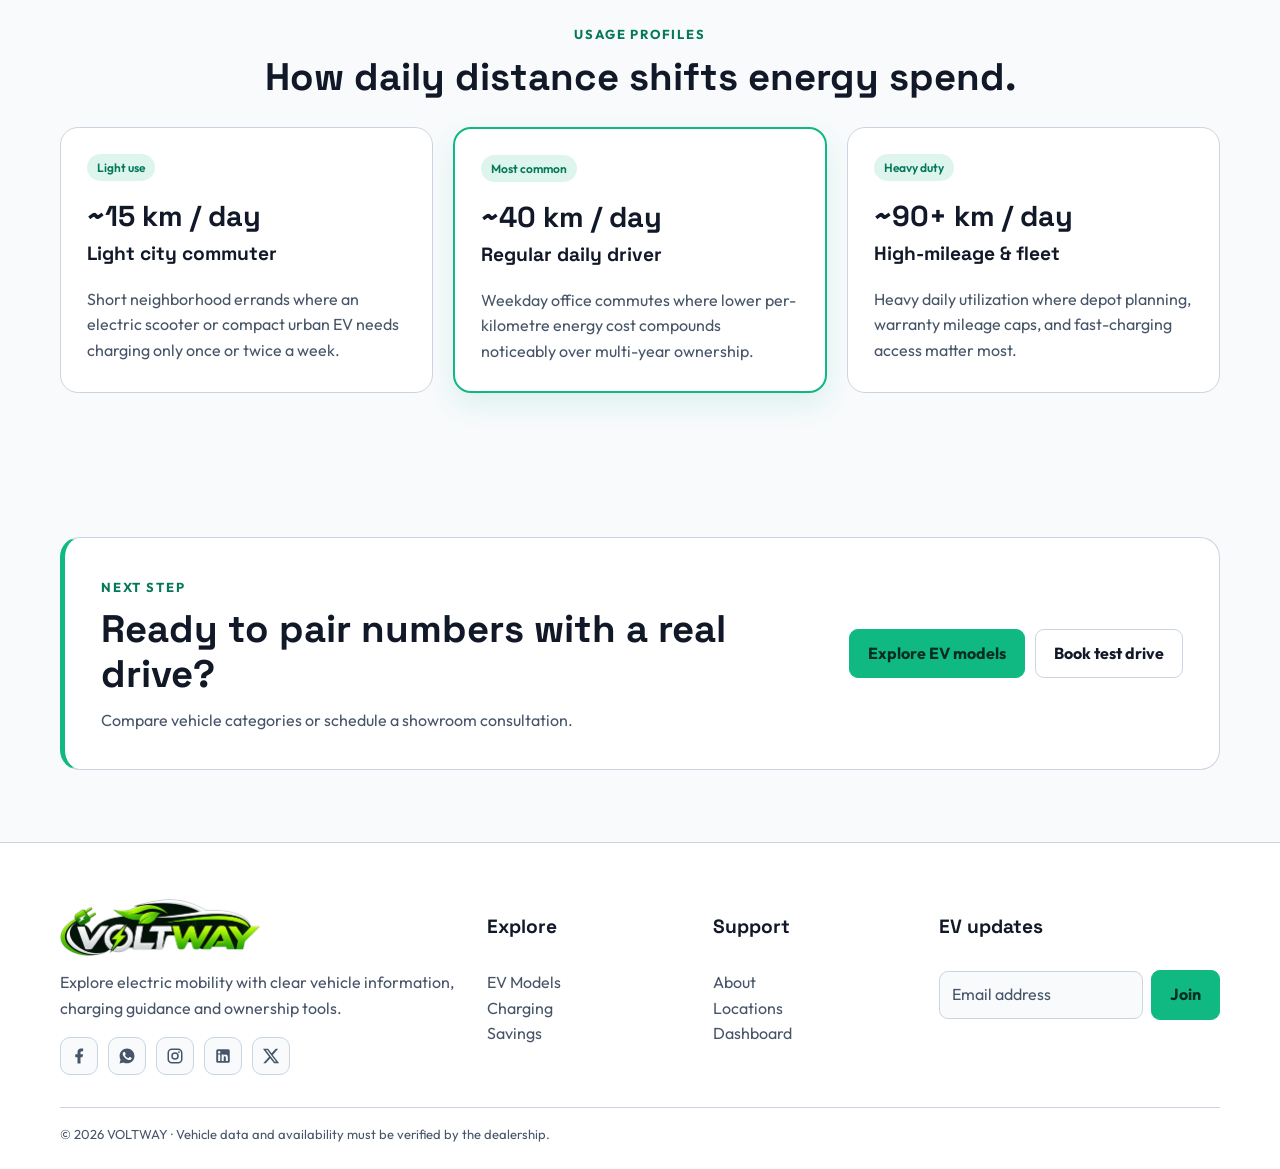
<file: savings.html>
<!doctype html>
<html lang="en">
  <head>
    <meta charset="utf-8" />
    <meta name="viewport" content="width=device-width,initial-scale=1" />
    <title>Savings | VOLTWAY</title>
    <link rel="icon" type="image/x-icon" href="assets/favicon.ico" />
    <link rel="icon" type="image/png" sizes="32x32" href="assets/favicon-32x32.png" />
    <link rel="icon" type="image/png" sizes="16x16" href="assets/favicon-16x16.png" />
    <link rel="apple-touch-icon" sizes="180x180" href="assets/apple-touch-icon.png" />
    <link rel="stylesheet" href="styles.css" />
  </head>
  <body>
    <header class="header">
      <div class="wrap nav">
        <a class="brand" href="index.html" aria-label="VOLTWAY Home">
          <img class="brand-logo" src="assets/logo.png" alt="VOLTWAY" />
        </a>
        <nav class="links" aria-label="Main navigation">
          <a href="index.html">Home</a>
          <a href="home2.html">Home 2</a>
          <a href="about.html">About</a>
          <a href="models.html">EV Models</a>
          <a href="charge.html">Charging</a>
          <a href="savings.html">Savings</a>
          <a href="locations.html">Locations</a>
          <a href="contact.html">Contact</a>
        </nav>
        <div class="actions">
          <button type="button" class="ctrl" data-theme>Dark</button>
          <button type="button" class="ctrl" data-dir>LTR</button>
          <a class="btn alt" href="login.html">Login</a>
          <a class="btn" href="dashboard.html">Dashboard</a>
          <button
            type="button"
            class="ctrl menu"
            aria-expanded="false"
            aria-controls="mobile-nav"
          >
            Menu
          </button>
        </div>
      </div>
      <nav class="mobile" id="mobile-nav" aria-label="Mobile navigation">
        <a href="index.html">Home</a>
        <a href="home2.html">Home 2</a>
        <a href="about.html">About</a>
        <a href="models.html">EV Models</a>
        <a href="charge.html">Charging</a>
        <a href="savings.html">Savings</a>
        <a href="locations.html">Locations</a>
        <a href="contact.html">Contact</a>
        <a href="dashboard.html">Dashboard</a>
        <a href="login.html">Login</a>
        <a href="signup.html">Sign Up</a>
      </nav>
    </header>

    <main>
      <section class="hero hero-savings">
        <div class="wrap split">
          <div>
            <span class="eyebrow">Ownership calculator</span>
            <h1>Estimate your running-cost difference.</h1>
            <p>
              Illustrative energy-cost comparison only, not a quote or
              guaranteed saving.
            </p>
            <div class="hero-note">
              <strong>Use your own assumptions:</strong> Excludes purchase
              price, financing, insurance, maintenance, charger installation,
              taxes and tariff changes. Compare full ownership costs before
              buying.
            </div>
            <div class="hero-actions">
              <a class="btn" href="models.html">Compare EV models</a>
              <a class="btn alt" href="charge.html">Charging guide</a>
            </div>
          </div>
          <form class="panel" data-calc>
            <div class="calc-grid">
              <div class="field">
                <label for="calc-km">Daily distance (km)</label>
                <input id="calc-km" name="km" type="number" value="35" min="1" />
              </div>
              <div class="field">
                <label for="calc-petrol">Petrol price (₹/litre)</label>
                <input
                  id="calc-petrol"
                  name="petrol"
                  type="number"
                  value="105"
                  min="1"
                />
              </div>
              <div class="field">
                <label for="calc-mileage">Petrol mileage (km/litre)</label>
                <input
                  id="calc-mileage"
                  name="mileage"
                  type="number"
                  value="18"
                  min="1"
                />
              </div>
              <div class="field">
                <label for="calc-electricity">EV electricity (₹/kWh)</label>
                <input
                  id="calc-electricity"
                  name="electricity"
                  type="number"
                  value="8"
                  min="1"
                />
              </div>
              <div class="field field-full">
                <label for="calc-efficiency">EV consumption (kWh/100 km)</label>
                <input
                  id="calc-efficiency"
                  name="efficiency"
                  type="number"
                  value="15"
                  min="1"
                />
              </div>
            </div>
            <div class="result">
              <div>
                <span>Monthly difference</span>
                <strong data-out>₹0</strong>
              </div>
              <p>Illustrative 5-year difference: <b data-five>₹0</b></p>
            </div>
          </form>
        </div>
      </section>
      <section class="section">
        <div class="wrap split">
          <div class="bar-card">
            <img class="card-photo" src="assets/img/solar-energy.jpg" alt="Solar panels under a clear blue sky" loading="lazy" />
            <span class="eyebrow">Illustrative mix</span>
            <h3>Relative energy cost drivers</h3>
            <div class="bar-row">
              <div class="bar-label">
                <span>Petrol commuting</span>
                <span>Fuel price sensitive</span>
              </div>
              <div class="bar-track">
                <div class="bar-fill" style="width: 90%; background: var(--muted)"></div>
              </div>
            </div>
            <div class="bar-row">
              <div class="bar-label">
                <span>Public DC fast mix</span>
                <span>Moderate tariff</span>
              </div>
              <div class="bar-track">
                <div class="bar-fill" style="width: 48%"></div>
              </div>
            </div>
            <div class="bar-row">
              <div class="bar-label">
                <span>Home AC overnight</span>
                <span>Lowest domestic tariff</span>
              </div>
              <div class="bar-track">
                <div class="bar-fill" style="width: 24%"></div>
              </div>
            </div>
          </div>
          <div>
            <span class="eyebrow">Full cost picture</span>
            <h2>What else shapes EV ownership cost?</h2>
            <div class="row-list">
              <div class="row-item">
                <h3>Routine maintenance</h3>
                <p>
                  Fewer moving drivetrain parts and regenerative braking wear
                  reduction can alter service intervals—verify the service
                  schedule per model.
                </p>
              </div>
              <div class="row-item">
                <h3>Charging tariff mix</h3>
                <p>
                  Home off-peak electricity typically differs from public DC
                  fast charging rates; blend both in your monthly estimate.
                </p>
              </div>
              <div class="row-item">
                <h3>Registration &amp; policies</h3>
                <p>
                  State road tax rules, registration fees, and incentive schemes
                  change periodically—confirm current eligibility before
                  booking.
                </p>
              </div>
            </div>
          </div>
        </div>
      </section>

      <section class="section">
        <div class="wrap">
          <div class="hero-center">
            <span class="eyebrow">Usage profiles</span>
            <h2>How daily distance shifts energy spend.</h2>
          </div>
          <div class="tier-grid">
            <div class="tier-card">
              <span class="tag">Light use</span>
              <div class="tier-metric">~15 km / day</div>
              <h3>Light city commuter</h3>
              <p>
                Short neighborhood errands where an electric scooter or compact
                urban EV needs charging only once or twice a week.
              </p>
            </div>
            <div class="tier-card tier-featured">
              <span class="tag">Most common</span>
              <div class="tier-metric">~40 km / day</div>
              <h3>Regular daily driver</h3>
              <p>
                Weekday office commutes where lower per-kilometre energy cost
                compounds noticeably over multi-year ownership.
              </p>
            </div>
            <div class="tier-card">
              <span class="tag">Heavy duty</span>
              <div class="tier-metric">~90+ km / day</div>
              <h3>High-mileage &amp; fleet</h3>
              <p>
                Heavy daily utilization where depot planning, warranty mileage
                caps, and fast-charging access matter most.
              </p>
            </div>
          </div>
        </div>
      </section>

      <section class="section">
        <div class="wrap cta-split">
          <div>
            <span class="eyebrow">Next step</span>
            <h2>Ready to pair numbers with a real drive?</h2>
            <p>
              Compare vehicle categories or schedule a showroom consultation.
            </p>
          </div>
          <div class="cta-actions">
            <a class="btn" href="models.html">Explore EV models</a>
            <a class="btn alt" href="locations.html">Book test drive</a>
          </div>
        </div>
      </section>
    </main>

    <footer class="footer">
      <div class="wrap footgrid">
        <div>
          <a class="brand" href="index.html" aria-label="VOLTWAY Home">
            <img class="brand-logo" src="assets/logo.png" alt="VOLTWAY" />
          </a>
          <p>
            Explore electric mobility with clear vehicle information, charging
            guidance and ownership tools.
          </p>
          <div class="socials" aria-label="Social media">
            <a href="#facebook" aria-label="Facebook" title="Facebook" data-demo="Connect your Facebook page URL.">
              <svg viewBox="0 0 24 24" fill="currentColor" aria-hidden="true">
                <path d="M14 13.5h2.5l1-4H14v-2c0-1.03 0-2 2-2h1.5V2.14c-.326-.043-1.557-.14-2.857-.14C11.928 2 10 3.657 10 6.7v2.8H7v4h3V22h4v-8.5z" />
              </svg>
            </a>
            <a href="#whatsapp" aria-label="WhatsApp" title="WhatsApp" data-demo="Connect your WhatsApp dealership link.">
              <svg viewBox="0 0 24 24" fill="currentColor" aria-hidden="true">
                <path d="M12.04 2C6.58 2 2.13 6.45 2.13 11.91c0 1.75.46 3.45 1.32 4.95L2.05 22l5.25-1.38c1.45.79 3.08 1.21 4.74 1.21 5.46 0 9.91-4.45 9.91-9.91S17.5 2 12.04 2zm5.79 14.01c-.24.68-1.41 1.3-1.95 1.38-.5.07-1.13.1-1.82-.12-.42-.13-.96-.31-1.65-.61-2.9-1.25-4.79-4.18-4.94-4.38-.14-.2-1.18-1.57-1.18-3s.75-2.13 1.02-2.42c.27-.29.59-.36.79-.36h.56c.18 0 .42-.07.66.5.24.58.82 2.01.89 2.15.07.15.12.32.02.52-.1.2-.15.32-.29.49-.15.17-.31.38-.44.51-.15.15-.3.31-.13.61.17.3.76 1.25 1.63 2.02 1.12.99 2.06 1.3 2.36 1.45.3.15.47.12.64-.07.17-.2.74-.86.94-1.16.2-.3.4-.25.67-.15.27.1 1.73.82 2.03.97.3.15.5.22.57.34.07.12.07.7-.17 1.38z" />
              </svg>
            </a>
            <a href="#instagram" aria-label="Instagram" title="Instagram" data-demo="Connect your Instagram profile URL.">
              <svg viewBox="0 0 24 24" fill="currentColor" aria-hidden="true">
                <path d="M7.8 2h8.4C19.4 2 22 4.6 22 7.8v8.4a5.8 5.8 0 0 1-5.8 5.8H7.8C4.6 22 2 19.4 2 16.2V7.8A5.8 5.8 0 0 1 7.8 2m-.2 2A3.6 3.6 0 0 0 4 7.6v8.8C4 18.39 5.61 20 7.6 20h8.8a3.6 3.6 0 0 0 3.6-3.6V7.6C20 5.61 18.39 4 16.4 4H7.6m9.65 1.5a1.25 1.25 0 0 1 1.25 1.25A1.25 1.25 0 0 1 17.25 8 1.25 1.25 0 0 1 16 6.75a1.25 1.25 0 0 1 1.25-1.25M12 7a5 5 0 0 1 5 5 5 5 0 0 1-5 5 5 5 0 0 1-5-5 5 5 0 0 1 5-5m0 2a3 3 0 0 0-3 3 3 3 0 0 0 3 3 3 3 0 0 0 3-3 3 3 0 0 0-3-3z" />
              </svg>
            </a>
            <a href="#linkedin" aria-label="LinkedIn" title="LinkedIn" data-demo="Connect your LinkedIn page URL.">
              <svg viewBox="0 0 24 24" fill="currentColor" aria-hidden="true">
                <path d="M19 3a2 2 0 0 1 2 2v14a2 2 0 0 1-2 2H5a2 2 0 0 1-2-2V5a2 2 0 0 1 2-2h14m-.5 15.5v-5.3a3.26 3.26 0 0 0-3.26-3.26c-.85 0-1.84.52-2.28 1.3v-1.11h-2.79v8.37h2.79v-4.93c0-.77.62-1.4 1.39-1.4a1.4 1.4 0 0 1 1.4 1.4v4.93h2.75M6.88 8.56a1.68 1.68 0 0 0 1.68-1.68c0-.93-.75-1.69-1.68-1.69a1.69 1.69 0 0 0-1.69 1.69c0 .93.76 1.68 1.69 1.68m1.39 9.94v-8.37H5.5v8.37h2.77z" />
              </svg>
            </a>
            <a href="#x" aria-label="X" title="X" data-demo="Connect your X profile URL.">
              <svg viewBox="0 0 24 24" fill="currentColor" aria-hidden="true">
                <path d="M18.244 2.25h3.308l-7.227 8.26 8.502 11.24H16.17l-5.214-6.817L4.99 21.75H1.68l7.73-8.835L1.254 2.25H8.08l4.713 6.231zm-1.161 17.52h1.833L7.084 4.126H5.117z" />
              </svg>
            </a>
          </div>
        </div>
        <div>
          <h3>Explore</h3>
          <p>
            <a href="models.html">EV Models</a><br />
            <a href="charge.html">Charging</a><br />
            <a href="savings.html">Savings</a>
          </p>
        </div>
        <div>
          <h3>Support</h3>
          <p>
            <a href="about.html">About</a><br />
            <a href="locations.html">Locations</a><br />
            <a href="dashboard.html">Dashboard</a>
          </p>
        </div>
        <div>
          <h3>EV updates</h3>
          <form
            class="foot-form"
            data-demo
            data-msg="Thanks. Connect a newsletter service to receive signups."
          >
            <input
              type="email"
              aria-label="Email address"
              placeholder="Email address"
              required
            />
            <button type="submit" class="btn">Join</button>
          </form>
        </div>
      </div>
      <div class="wrap copy">
        © 2026 VOLTWAY · Vehicle data and availability must be verified by the
        dealership.
      </div>
    </footer>

    <div class="toast" role="status" aria-live="polite"></div>
    <script src="script.js"></script>
  </body>
</html>
</file>
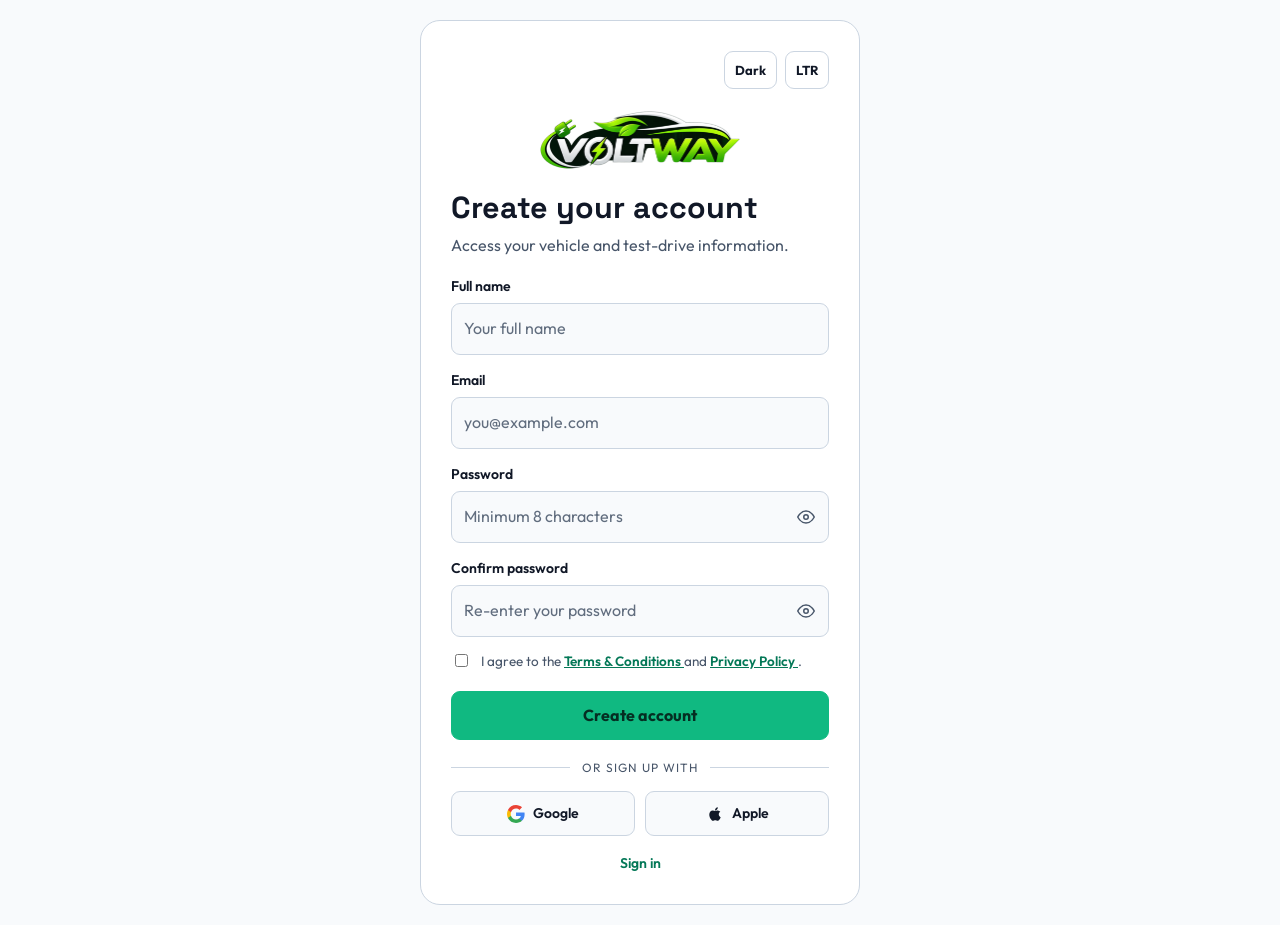
<file: signup.html>
<!doctype html>
<html lang="en">
  <head>
    <meta charset="utf-8" />
    <meta name="viewport" content="width=device-width,initial-scale=1" />
    <title>Create your account | VOLTWAY</title>
    <link rel="icon" type="image/x-icon" href="assets/favicon.ico" />
    <link rel="icon" type="image/png" sizes="32x32" href="assets/favicon-32x32.png" />
    <link rel="icon" type="image/png" sizes="16x16" href="assets/favicon-16x16.png" />
    <link rel="apple-touch-icon" sizes="180x180" href="assets/apple-touch-icon.png" />
    <link rel="stylesheet" href="styles.css" />
  </head>
  <body>
    <main class="auth">
      <section class="authbox">
        <div class="auth-top">
          <button type="button" class="ctrl" data-theme>Dark</button>
          <button type="button" class="ctrl" data-dir>LTR</button>
        </div>
        <a class="brand" href="index.html" aria-label="VOLTWAY Home">
          <img class="brand-logo" src="assets/logo.png" alt="VOLTWAY" />
        </a>
        <h1>Create your account</h1>
        <p>Access your vehicle and test-drive information.</p>

        <form
          data-demo
          data-msg="Demo registration validated. Connect a secure identity provider."
        >
          <div class="field">
            <label for="signup-name">Full name</label>
            <input
              id="signup-name"
              name="name"
              placeholder="Your full name"
              required
            />
          </div>

          <div class="field">
            <label for="signup-email">Email</label>
            <input
              id="signup-email"
              name="email"
              type="email"
              placeholder="you@example.com"
              required
            />
          </div>

          <div class="field">
            <label for="signup-password">Password</label>
            <div class="pw-wrap">
              <input
                id="signup-password"
                name="password"
                type="password"
                placeholder="Minimum 8 characters"
                required
                minlength="8"
              />
              <button
                type="button"
                class="pw-toggle"
                data-pw-toggle="signup-password"
                aria-label="Show password"
                aria-pressed="false"
              >
                <svg class="eye-open" viewBox="0 0 24 24" fill="none" stroke="currentColor" stroke-width="2" stroke-linecap="round" stroke-linejoin="round" aria-hidden="true">
                  <path d="M1 12s4-8 11-8 11 8 11 8-4 8-11 8-11-8-11-8z" />
                  <circle cx="12" cy="12" r="3" />
                </svg>
                <svg class="eye-closed" viewBox="0 0 24 24" fill="none" stroke="currentColor" stroke-width="2" stroke-linecap="round" stroke-linejoin="round" aria-hidden="true">
                  <path d="M17.94 17.94A10.07 10.07 0 0 1 12 20c-7 0-11-8-11-8a18.45 18.45 0 0 1 5.06-5.94" />
                  <path d="M9.9 4.24A9.12 9.12 0 0 1 12 4c7 0 11 8 11 8a18.5 18.5 0 0 1-2.16 3.19" />
                  <line x1="1" y1="1" x2="23" y2="23" />
                </svg>
              </button>
            </div>
          </div>

          <div class="field">
            <label for="signup-confirm">Confirm password</label>
            <div class="pw-wrap">
              <input
                id="signup-confirm"
                name="confirmPassword"
                type="password"
                placeholder="Re-enter your password"
                required
                minlength="8"
                data-match="signup-password"
              />
              <button
                type="button"
                class="pw-toggle"
                data-pw-toggle="signup-confirm"
                aria-label="Show password"
                aria-pressed="false"
              >
                <svg class="eye-open" viewBox="0 0 24 24" fill="none" stroke="currentColor" stroke-width="2" stroke-linecap="round" stroke-linejoin="round" aria-hidden="true">
                  <path d="M1 12s4-8 11-8 11 8 11 8-4 8-11 8-11-8-11-8z" />
                  <circle cx="12" cy="12" r="3" />
                </svg>
                <svg class="eye-closed" viewBox="0 0 24 24" fill="none" stroke="currentColor" stroke-width="2" stroke-linecap="round" stroke-linejoin="round" aria-hidden="true">
                  <path d="M17.94 17.94A10.07 10.07 0 0 1 12 20c-7 0-11-8-11-8a18.45 18.45 0 0 1 5.06-5.94" />
                  <path d="M9.9 4.24A9.12 9.12 0 0 1 12 4c7 0 11 8 11 8a18.5 18.5 0 0 1-2.16 3.19" />
                  <line x1="1" y1="1" x2="23" y2="23" />
                </svg>
              </button>
            </div>
          </div>

          <label class="auth-check">
            <input type="checkbox" name="terms" required />
            <span>
              I agree to the
              <a
                href="#terms"
                data-demo="Connect your Terms &amp; Conditions document."
              >
                Terms &amp; Conditions
              </a>
              and
              <a
                href="#privacy"
                data-demo="Connect your Privacy Policy document."
              >
                Privacy Policy
              </a>.
            </span>
          </label>

          <button type="submit" class="btn" style="width: 100%">
            Create account
          </button>
        </form>

        <div class="auth-or">or sign up with</div>
        <div class="auth-social">
          <button
            type="button"
            class="social-btn"
            data-demo="Google sign-up requires a connected OAuth provider."
          >
            <svg viewBox="0 0 24 24" aria-hidden="true">
              <path fill="#4285F4" d="M23.49 12.27c0-.79-.07-1.54-.19-2.27H12v4.51h6.47a5.54 5.54 0 0 1-2.4 3.63v3.02h3.88c2.27-2.09 3.54-5.17 3.54-8.89z" />
              <path fill="#34A853" d="M12 24c3.24 0 5.95-1.07 7.93-2.91l-3.88-3.02c-1.07.72-2.44 1.15-4.05 1.15-3.12 0-5.76-2.11-6.7-4.96H1.29v3.11A12 12 0 0 0 12 24z" />
              <path fill="#FBBC05" d="M5.3 14.26A7.2 7.2 0 0 1 4.92 12c0-.78.14-1.54.38-2.26V6.63H1.29A12 12 0 0 0 0 12c0 1.94.46 3.77 1.29 5.37l4.01-3.11z" />
              <path fill="#EA4335" d="M12 4.78c1.76 0 3.34.61 4.58 1.8l3.44-3.44C17.95 1.19 15.24 0 12 0A12 12 0 0 0 1.29 6.63l4.01 3.11c.94-2.85 3.58-4.96 6.7-4.96z" />
            </svg>
            <span>Google</span>
          </button>
          <button
            type="button"
            class="social-btn"
            data-demo="Apple sign-up requires a connected identity provider."
          >
            <svg viewBox="0 0 24 24" fill="currentColor" aria-hidden="true">
              <path d="M17.05 20.28c-.98.95-2.05.8-3.08.35-1.09-.46-2.09-.48-3.24 0-1.44.62-2.2.44-3.06-.35C2.79 15.25 3.51 7.59 9.05 7.31c1.35.07 2.29.74 3.08.8 1.18-.24 2.31-.93 3.57-.84 1.51.12 2.65.72 3.4 1.8-3.12 1.87-2.38 5.98.48 7.13-.57 1.5-1.31 2.99-2.54 4.08zM12.03 7.25c-.15-2.23 1.66-4.07 3.74-4.25.29 2.58-2.34 4.5-3.74 4.25z" />
            </svg>
            <span>Apple</span>
          </button>
        </div>

        <p class="auth-alt"><a href="login.html">Sign in</a></p>
      </section>
    </main>

    <div class="toast" role="status" aria-live="polite"></div>
    <script src="script.js"></script>
  </body>
</html>
</file>
<file: styles.css>
@import url('https://fonts.googleapis.com/css2?family=Outfit:wght@400;500;600;700&family=Space+Grotesk:wght@400;500;600;700&display=swap');

:root {
  color-scheme: light;
  --p: #0F172A;
  --s: #10B981;
  --s-txt: #047857;
  --bg: #F8FAFC;
  --card: #FFFFFF;
  --txt: #111827;
  --muted: #475569;
  --line: #CBD5E1;
}

[data-theme="dark"] {
  color-scheme: dark;
  --bg: #080C14;
  --card: #111827;
  --txt: #F1F5F9;
  --muted: #CBD5E1;
  --line: #283548;
  --s-txt: #34D399;
}

* {
  box-sizing: border-box;
}

html,
body {
  overflow-x: clip;
  max-width: 100%;
}

body {
  margin: 0;
  background: var(--bg);
  color: var(--txt);
  font: 16px/1.6 'Outfit', sans-serif;
}

h1,
h2,
h3,
p,
td,
th {
  overflow-wrap: break-word;
}

section,
main,
.wrap,
.dash > *,
.cols > *,
.split > *,
.grid > *,
.steps > *,
.bento > *,
.feature-duo > *,
.shortlist-box > *,
.concierge-split > *,
.swatch-studio > *,
.zig-row > *,
.split-list > *,
.cta-split > *,
.tier-grid > *,
.charge-flow > *,
.prep-ribbon > *,
.support-grid > *,
.num-banner > *,
.timeline > *,
.spec-strip > *,
.mosaic-grid > *,
.dash-view > * {
  min-width: 0;
}

h1,
h2,
h3 {
  font-family: 'Space Grotesk', sans-serif;
  line-height: 1.15;
  margin: 0 0 12px;
}

h1 {
  font-size: clamp(2rem, 3.8vw, 3.2rem);
}

.hero h1 {
  font-size: clamp(2.1rem, 4.3vw, 3.8rem);
}

h2 {
  font-size: clamp(1.6rem, 3vw, 2.5rem);
}

h3 {
  font-size: 1.2rem;
}

p {
  color: var(--muted);
  margin: 0 0 16px;
}

p:last-child {
  margin-bottom: 0;
}

a {
  color: inherit;
  text-decoration: none;
}

button,
input,
select,
textarea {
  font: inherit;
}

button,
.btn,
.ctrl {
  cursor: pointer;
}

:focus-visible {
  outline: 2px solid var(--s);
  outline-offset: 2px;
}

.wrap {
  width: min(1160px, calc(100% - 36px));
  margin: auto;
}

/* Header & Navigation */
.header {
  position: sticky;
  top: 0;
  background: var(--card);
  border-bottom: 1px solid var(--line);
  z-index: 20;
}

.nav {
  height: 76px;
  display: flex;
  align-items: center;
  justify-content: space-between;
  gap: 14px;
}

.brand {
  display: inline-flex;
  align-items: center;
  flex-shrink: 0;
  background: transparent;
}

.brand-logo {
  display: block;
  width: auto;
  height: auto;
  max-width: min(200px, 100%);
  max-height: 65px;
  object-fit: contain;
  background: transparent;
}

.links {
  display: flex;
  gap: 14px;
  margin: auto;
  font-size: 14px;
  white-space: nowrap;
}

.links a {
  color: var(--muted);
  padding: 6px 2px 4px;
  border-bottom: 2px solid transparent;
  transition: color 0.15s ease, border-color 0.15s ease;
}

.links a:hover {
  color: var(--s-txt);
}

.links a.active,
.links a[aria-current="page"] {
  color: var(--s-txt);
  font-weight: 600;
  border-bottom-color: var(--s);
}

.actions {
  display: flex;
  gap: 7px;
  align-items: center;
  flex-shrink: 0;
}

.actions .btn {
  padding: 8px 14px;
  min-height: 38px;
  font-size: 14px;
  white-space: nowrap;
}

.account {
  font-size: 14px;
  color: var(--muted);
  white-space: nowrap;
}

.account a:hover {
  color: var(--s-txt);
}

.ctrl {
  height: 38px;
  min-width: 40px;
  padding: 0 10px;
  border: 1px solid var(--line);
  border-radius: 9px;
  background: var(--card);
  color: var(--txt);
  font-size: 13px;
  font-weight: 700;
}

.ctrl:hover {
  border-color: var(--s);
}

.btn {
  display: inline-flex;
  align-items: center;
  justify-content: center;
  text-align: center;
  max-width: 100%;
  background: var(--s);
  color: #052E22;
  padding: 11px 18px;
  border-radius: 9px;
  font-weight: 700;
  border: 1px solid var(--s);
  min-height: 44px;
  transition: opacity 0.15s ease, border-color 0.15s ease, background-color 0.15s ease;
}

.btn:hover {
  opacity: 0.92;
}

.btn.alt {
  background: transparent;
  color: var(--txt);
  border-color: var(--line);
}

.btn.alt:hover {
  border-color: var(--s);
  color: var(--s-txt);
}

.menu,
.mobile {
  display: none;
}

.mobile > a {
  color: var(--txt);
  justify-self: start;
  border-bottom: 2px solid transparent;
  transition: color 0.15s ease, border-color 0.15s ease;
}

.mobile > a:hover {
  color: var(--s-txt);
}

.mobile > a.active,
.mobile > a[aria-current="page"] {
  color: var(--s-txt);
  font-weight: 600;
  border-bottom-color: var(--s);
}

.mobile-actions {
  display: flex;
  flex-wrap: wrap;
  gap: 8px;
  align-items: center;
  padding-top: 12px;
  margin-top: 6px;
  border-top: 1px solid var(--line);
}

.mobile-actions .btn {
  padding: 8px 14px;
  min-height: 38px;
  font-size: 14px;
  white-space: nowrap;
}

/* Hero & Sections */
.hero {
  min-height: calc(100svh - 76px);
  display: flex;
  align-items: center;
  padding: 36px 0;
  background: var(--card);
  border-bottom: 1px solid var(--line);
}

.hero-home {
  background: radial-gradient(circle at 85% 20%, rgba(16, 185, 129, 0.10), transparent 55%),
    var(--card);
}

.hero-dark {
  background: radial-gradient(circle at 50% 0%, rgba(16, 185, 129, 0.18), transparent 58%),
    #080C14;
  color: #F1F5F9;
  border-bottom-color: #1E293B;
}

.hero-dark p,
.hero-charge p {
  color: #CBD5E1;
  max-width: 650px;
}

.hero-dark .eyebrow,
.hero-charge .eyebrow {
  color: #34D399;
}

.hero-dark .btn.alt,
.hero-charge .btn.alt {
  color: #F1F5F9;
  border-color: #475569;
}

.hero-dark .btn.alt:hover,
.hero-charge .btn.alt:hover {
  border-color: #34D399;
  color: #34D399;
}

.hero-about {
  background: linear-gradient(135deg, var(--bg) 0%, rgba(16, 185, 129, 0.08) 100%);
}

.hero-models {
  background: radial-gradient(circle at 50% 0%, rgba(16, 185, 129, 0.09), transparent 55%),
    var(--card);
}

.hero-models .grid {
  margin-top: 24px;
}

.hero-models .card img {
  height: 155px;
}

.hero-charge {
  background: radial-gradient(circle at 15% 85%, rgba(16, 185, 129, 0.16), transparent 52%),
    var(--p);
  color: #FFFFFF;
  border-bottom-color: #1E293B;
}

.hero-savings {
  padding: 24px 0;
  background: radial-gradient(circle at 85% 80%, rgba(16, 185, 129, 0.10), transparent 55%),
    var(--card);
}

.hero-savings h1 {
  font-size: clamp(1.9rem, 3.6vw, 3.2rem);
}

.hero-savings .hero-note {
  margin-top: 12px;
  padding: 12px 14px;
}

.hero-savings .hero-actions {
  margin-top: 16px;
}

.calc-grid {
  display: grid;
  grid-template-columns: 1fr 1fr;
  gap: 10px 14px;
}

.hero-savings .field {
  margin: 0;
}

.hero-savings .field-full {
  grid-column: 1 / -1;
}

.hero-savings .field input {
  padding: 9px 12px;
}

.hero-savings .result {
  padding: 14px 16px;
  margin-top: 14px;
  display: flex;
  justify-content: space-between;
  align-items: center;
  gap: 12px;
  flex-wrap: wrap;
}

.hero-savings .result strong {
  font-size: 26px;
}

.hero-locations {
  background: linear-gradient(180deg, var(--bg) 0%, rgba(16, 185, 129, 0.07) 100%);
}

.hero-locations .grid {
  margin-top: 26px;
}

.hero-contact {
  background: radial-gradient(circle at 10% 15%, rgba(16, 185, 129, 0.10), transparent 50%),
    var(--card);
}

.hero-center {
  text-align: center;
}

.hero-center p {
  margin-inline: auto;
  max-width: 660px;
}

.hero-center .hero-actions,
.hero-center .hero-pills {
  justify-content: center;
}

.hero-pills {
  display: flex;
  flex-wrap: wrap;
  gap: 8px;
  margin-top: 18px;
}

.hero-pill {
  display: inline-flex;
  align-items: center;
  padding: 6px 14px;
  border-radius: 99px;
  font-size: 13px;
  font-weight: 600;
  border: 1px solid var(--line);
  background: var(--bg);
  color: var(--txt);
}

a.hero-pill:hover {
  border-color: var(--s);
  color: var(--s-txt);
}

.hero-charge .hero-pill {
  background: rgba(255, 255, 255, 0.08);
  border-color: #334155;
  color: #E2E8F0;
}

.hero-stack {
  display: grid;
  gap: 14px;
}

.hero-stack .panel {
  padding: 16px 20px;
}

.hero-note {
  margin-top: 18px;
  padding: 14px 18px;
  border-radius: 12px;
  background: var(--bg);
  border: 1px solid var(--line);
  font-size: 14px;
  color: var(--muted);
}

.hero-wide-img {
  width: 100%;
  height: clamp(220px, 34vh, 320px);
  object-fit: cover;
  border-radius: 22px;
  margin-top: 26px;
  background: #1E293B;
  display: block;
}

.hero-actions {
  display: flex;
  flex-wrap: wrap;
  gap: 12px;
  margin-top: 20px;
}

.cols,
.split {
  display: grid;
  grid-template-columns: 1fr 1fr;
  gap: 42px;
  align-items: center;
}

.hero-img,
.photo {
  width: 100%;
  height: clamp(280px, 46vh, 420px);
  object-fit: cover;
  border-radius: 22px;
  background: var(--line);
  display: block;
}

.eyebrow {
  display: inline-block;
  color: var(--s-txt);
  font-weight: 700;
  text-transform: uppercase;
  letter-spacing: 0.14em;
  font-size: 13px;
  margin-bottom: 10px;
}

.section {
  padding: 72px 0;
}

.section .grid,
.section .steps,
.section .split {
  margin-top: 28px;
}

.wrap > .split:first-child {
  margin-top: 0;
}

.steps + p {
  margin-top: 24px;
}

.grid {
  display: grid;
  grid-template-columns: repeat(3, 1fr);
  gap: 20px;
}

.grid-2 {
  grid-template-columns: repeat(2, 1fr);
}

.band .grid-2 {
  margin-top: 0;
}

.band .panel {
  background: rgba(255, 255, 255, 0.06);
  border-color: #334155;
  color: #FFFFFF;
}

.band .panel p {
  color: #CBD5E1;
}

.card {
  background: var(--card);
  border: 1px solid var(--line);
  border-radius: 18px;
  overflow: hidden;
  display: flex;
  flex-direction: column;
}

.card img {
  height: 205px;
  width: 100%;
  object-fit: cover;
  background: var(--line);
  display: block;
}

.pad {
  padding: 22px;
  display: flex;
  flex-direction: column;
  flex: 1;
}

.pad .btn {
  margin-top: auto;
  align-self: flex-start;
}

.tag {
  display: inline-block;
  align-self: flex-start;
  background: rgba(16, 185, 129, 0.14);
  color: var(--s-txt);
  border-radius: 99px;
  padding: 4px 10px;
  font-size: 12px;
  font-weight: 600;
  margin-bottom: 10px;
}

.band {
  background: var(--p);
  color: #FFFFFF;
  padding: 70px 0;
}

.band .eyebrow {
  color: #34D399;
}

.band p {
  color: #CBD5E1;
}

.band .btn {
  margin-top: 8px;
}

.stats {
  display: grid;
  grid-template-columns: repeat(4, 1fr);
  gap: 12px;
  margin-top: 28px;
}

.stat {
  background: var(--bg);
  border: 1px solid var(--line);
  padding: 16px;
  border-radius: 12px;
}

.stat b {
  display: block;
  font: 600 25px 'Space Grotesk', sans-serif;
  color: var(--txt);
}

.stat span {
  font-size: 13px;
  color: var(--muted);
}

.steps {
  display: grid;
  grid-template-columns: repeat(3, 1fr);
  gap: 18px;
}

.step,
.panel {
  background: var(--card);
  border: 1px solid var(--line);
  border-radius: 16px;
  padding: 22px;
  color: var(--txt);
  text-align: start;
}

button.panel {
  width: 100%;
  font-weight: 600;
  transition: border-color 0.15s ease, background-color 0.15s ease;
}

button.panel:hover,
button.panel.active {
  border-color: var(--s);
  background: rgba(16, 185, 129, 0.12);
}

.cta {
  padding: 42px;
  background: var(--s);
  border-radius: 22px;
  color: #052E22;
  display: flex;
  justify-content: space-between;
  align-items: center;
  gap: 20px;
}

.cta h2 {
  color: #052E22;
}

.cta p {
  color: #064E3B;
  margin-bottom: 0;
}

.cta .btn.alt {
  background: #052E22;
  color: #FFFFFF;
  border-color: #052E22;
  white-space: nowrap;
}

.cta .btn.alt:hover {
  background: #064E3B;
  border-color: #064E3B;
  color: #FFFFFF;
}

/* Varied Section Components */
.cta-dark {
  padding: 44px;
  border-radius: 22px;
  background: radial-gradient(circle at 90% 10%, rgba(16, 185, 129, 0.2), transparent 52%),
    #080C14;
  border: 1px solid #1E293B;
  color: #F1F5F9;
  display: flex;
  justify-content: space-between;
  align-items: center;
  gap: 24px;
}

.cta-dark h2 {
  color: #FFFFFF;
}

.cta-dark p {
  color: #CBD5E1;
  margin-bottom: 0;
}

.cta-dark .eyebrow {
  color: #34D399;
}

.concierge-split {
  display: grid;
  grid-template-columns: 1.05fr 0.95fr;
  gap: 36px;
  align-items: center;
}

.concierge-list {
  margin: 18px 0 0;
  padding: 0;
  list-style: none;
  display: grid;
  gap: 10px;
}

.concierge-list li {
  display: flex;
  align-items: center;
  gap: 10px;
  font-weight: 500;
  color: var(--txt);
}

.concierge-check {
  width: 22px;
  height: 22px;
  border-radius: 99px;
  background: rgba(16, 185, 129, 0.16);
  color: var(--s-txt);
  display: inline-flex;
  align-items: center;
  justify-content: center;
  font-size: 13px;
  font-weight: 700;
  flex-shrink: 0;
}

.concierge-card {
  background: var(--card);
  border: 1px solid var(--line);
  border-top: 4px solid var(--s);
  border-radius: 20px;
  padding: 28px;
  display: grid;
  gap: 18px;
}

.concierge-grid {
  display: grid;
  grid-template-columns: 1fr 1fr;
  gap: 12px;
}

.concierge-cell {
  background: var(--bg);
  border: 1px solid var(--line);
  border-radius: 12px;
  padding: 14px;
}

.concierge-cell span {
  display: block;
  font-size: 12px;
  color: var(--muted);
  margin-bottom: 2px;
}

.concierge-cell b {
  font: 700 15px 'Space Grotesk', sans-serif;
  color: var(--txt);
}

.cta-outline {
  padding: 46px 32px;
  border-radius: 22px;
  background: linear-gradient(135deg, var(--card) 0%, rgba(16, 185, 129, 0.08) 100%);
  border: 1px solid var(--line);
  text-align: center;
}

.cta-outline p {
  max-width: 580px;
  margin: 0 auto 22px;
}

.cta-outline .cta-actions {
  justify-content: center;
}

.cta-split {
  padding: 36px;
  border-radius: 20px;
  background: var(--card);
  border: 1px solid var(--line);
  border-inline-start: 5px solid var(--s);
  display: grid;
  grid-template-columns: 1.4fr auto;
  gap: 24px;
  align-items: center;
}

.cta-split p {
  margin-bottom: 0;
}

.spec-strip {
  margin-top: 28px;
  display: grid;
  grid-template-columns: repeat(3, 1fr);
  border-top: 1px solid var(--line);
  border-bottom: 1px solid var(--line);
}

.spec-col {
  padding: 26px 22px;
  border-inline-end: 1px solid var(--line);
}

.spec-col:last-child {
  border-inline-end: 0;
}

.spec-num {
  display: inline-block;
  font: 700 13px 'Space Grotesk', sans-serif;
  color: var(--s-txt);
  letter-spacing: 0.1em;
  margin-bottom: 8px;
}

.timeline {
  margin-top: 32px;
  display: grid;
  grid-template-columns: repeat(3, 1fr);
  gap: 24px;
  position: relative;
}

.timeline-item {
  padding-top: 18px;
  border-top: 2px solid var(--line);
  position: relative;
}

.timeline-badge {
  display: inline-flex;
  align-items: center;
  justify-content: center;
  width: 34px;
  height: 34px;
  border-radius: 99px;
  background: var(--s);
  color: #052E22;
  font: 700 14px 'Space Grotesk', sans-serif;
  margin-bottom: 14px;
}

.bento {
  margin-top: 28px;
  display: grid;
  grid-template-columns: 1.15fr 1fr;
  gap: 20px;
  align-items: stretch;
}

.bento-lead {
  background: linear-gradient(155deg, var(--card) 0%, rgba(16, 185, 129, 0.1) 100%);
  border: 1px solid var(--line);
  border-radius: 18px;
  padding: 30px;
  display: flex;
  flex-direction: column;
  justify-content: space-between;
  gap: 16px;
}

.bento-stack {
  display: grid;
  gap: 16px;
}

.split-list {
  display: grid;
  grid-template-columns: 0.9fr 1.1fr;
  gap: 36px;
  align-items: start;
}

.row-list {
  display: grid;
}

.row-item {
  padding: 18px 0;
  border-bottom: 1px solid var(--line);
  display: grid;
  gap: 4px;
}

.row-item:first-child {
  padding-top: 0;
}

.row-item:last-child {
  border-bottom: 0;
  padding-bottom: 0;
}

.accent-card {
  background: var(--card);
  border: 1px solid var(--line);
  border-inline-start: 4px solid var(--s);
  border-radius: 14px;
  padding: 22px;
  display: flex;
  flex-direction: column;
  align-items: flex-start;
  gap: 8px;
}

.accent-card p {
  margin-bottom: 0;
}

.accent-card .btn {
  margin-top: auto;
}

.swatch-btn {
  display: flex;
  align-items: center;
  gap: 14px;
}

.swatch-dot {
  width: 28px;
  height: 28px;
  border-radius: 99px;
  border: 2px solid var(--line);
  flex-shrink: 0;
}

/* Home 2: Interactive Finish Studio & Drive Mode Tabs */
.swatch-studio {
  margin-top: 28px;
  display: grid;
  grid-template-columns: 0.9fr 1.1fr;
  gap: 24px;
  align-items: stretch;
}

.swatch-stage {
  border-radius: 20px;
  padding: 32px;
  border: 1px solid var(--line);
  background: radial-gradient(circle at 80% 20%, rgba(16, 185, 129, 0.14), transparent 55%),
    var(--card);
  display: flex;
  flex-direction: column;
  justify-content: space-between;
  gap: 20px;
}

.swatch-orb {
  width: 72px;
  height: 72px;
  border-radius: 99px;
  border: 3px solid var(--line);
  background: #2B303A;
  box-shadow: 0 12px 28px rgba(0, 0, 0, 0.16);
  transition: background-color 0.25s ease, transform 0.25s ease;
}

.mode-tabs {
  margin-top: 26px;
  display: flex;
  flex-wrap: wrap;
  gap: 10px;
}

.mode-btn {
  padding: 10px 18px;
  border-radius: 99px;
  border: 1px solid var(--line);
  background: var(--card);
  color: var(--muted);
  font-weight: 600;
  font-size: 14px;
  transition: all 0.15s ease;
}

.mode-btn:hover,
.mode-btn.active {
  background: var(--p);
  color: #FFFFFF;
  border-color: var(--p);
}

.mode-panel {
  margin-top: 18px;
  padding: 28px;
  border-radius: 18px;
  background: var(--card);
  border: 1px solid var(--line);
  display: none;
  grid-template-columns: 1.2fr 0.8fr;
  gap: 24px;
  align-items: center;
}

.mode-panel.active {
  display: grid;
}

/* About: Editorial Manifesto, Zig-Zag & Mosaic */
.num-banner {
  display: grid;
  grid-template-columns: repeat(3, 1fr);
  gap: 28px;
  margin-top: 28px;
}

.num-item {
  border-top: 2px solid var(--s);
  padding-top: 18px;
}

.num-big {
  display: block;
  font: 700 2.5rem/1 'Space Grotesk', sans-serif;
  color: var(--s-txt);
  opacity: 0.35;
  margin-bottom: 10px;
}

.zig-rows {
  margin-top: 28px;
  display: grid;
  gap: 28px;
}

.zig-row {
  display: grid;
  grid-template-columns: 1fr 1fr;
  gap: 32px;
  align-items: center;
  padding: 28px;
  border-radius: 20px;
  background: var(--card);
  border: 1px solid var(--line);
}

.zig-box {
  padding: 24px;
  border-radius: 14px;
  background: var(--bg);
  border: 1px dashed var(--line);
}

.mosaic-grid {
  margin-top: 28px;
  display: grid;
  grid-template-columns: 1fr 1fr;
  gap: 20px;
}

.mosaic-wide {
  grid-column: 1 / -1;
  background: linear-gradient(125deg, var(--card) 0%, rgba(16, 185, 129, 0.1) 100%);
  border: 1px solid var(--line);
  border-radius: 18px;
  padding: 28px;
  display: flex;
  justify-content: space-between;
  align-items: center;
  gap: 24px;
}

/* Models: Icon Matrix & Shortlist Strip */
.icon-badge {
  width: 44px;
  height: 44px;
  border-radius: 12px;
  display: inline-flex;
  align-items: center;
  justify-content: center;
  background: rgba(16, 185, 129, 0.14);
  color: var(--s-txt);
  margin-bottom: 14px;
}

.icon-badge svg {
  width: 22px;
  height: 22px;
}

.spec-bullets {
  margin: 12px 0 0;
  padding-inline-start: 18px;
  color: var(--muted);
  font-size: 14px;
  display: grid;
  gap: 6px;
}

.shortlist-box {
  padding: 32px;
  border-radius: 20px;
  background: var(--card);
  border: 1px solid var(--line);
  display: grid;
  grid-template-columns: 1.2fr 0.8fr;
  gap: 28px;
  align-items: center;
}

.shortlist-items {
  display: grid;
  gap: 14px;
}

.shortlist-item {
  display: flex;
  gap: 14px;
  align-items: flex-start;
}

.shortlist-num {
  width: 30px;
  height: 30px;
  border-radius: 8px;
  background: var(--p);
  color: #34D399;
  font: 700 13px 'Space Grotesk', sans-serif;
  display: inline-flex;
  align-items: center;
  justify-content: center;
  flex-shrink: 0;
}

/* Charge: Icon Cards & Centered Vertical Stepper */
.charge-flow {
  margin-top: 28px;
  display: grid;
  grid-template-columns: repeat(3, 1fr);
  gap: 20px;
}

.charge-card {
  background: var(--card);
  border: 1px solid var(--line);
  border-radius: 18px;
  padding: 24px;
  display: grid;
  gap: 8px;
  align-content: start;
}

.vertical-stepper {
  margin: 28px auto 0;
  max-width: 780px;
  display: grid;
  gap: 20px;
  position: relative;
  padding-inline-start: 28px;
  border-inline-start: 2px solid var(--line);
}

.v-step {
  position: relative;
  background: var(--card);
  border: 1px solid var(--line);
  border-radius: 16px;
  padding: 22px 24px;
}

.v-dot {
  position: absolute;
  inset-inline-start: -41px;
  top: 22px;
  width: 24px;
  height: 24px;
  border-radius: 99px;
  background: var(--s);
  color: #052E22;
  font: 700 12px 'Space Grotesk', sans-serif;
  display: inline-flex;
  align-items: center;
  justify-content: center;
}

/* Savings: Cost Bar Visual & Elevated Commuter Tiers */
.bar-card {
  background: var(--card);
  border: 1px solid var(--line);
  border-radius: 18px;
  padding: 26px;
  display: grid;
  gap: 16px;
}

.bar-row {
  display: grid;
  gap: 6px;
}

.bar-label {
  display: flex;
  justify-content: space-between;
  font-size: 14px;
  font-weight: 600;
}

.bar-track {
  height: 10px;
  border-radius: 99px;
  background: var(--bg);
  border: 1px solid var(--line);
  overflow: hidden;
}

.bar-fill {
  height: 100%;
  border-radius: 99px;
  background: var(--s);
}

.tier-grid {
  margin-top: 28px;
  display: grid;
  grid-template-columns: repeat(3, 1fr);
  gap: 20px;
  align-items: stretch;
}

.tier-card {
  background: var(--card);
  border: 1px solid var(--line);
  border-radius: 18px;
  padding: 26px;
  display: flex;
  flex-direction: column;
  gap: 10px;
}

.tier-featured {
  border: 2px solid var(--s);
  box-shadow: 0 12px 28px rgba(16, 185, 129, 0.12);
}

.tier-metric {
  font: 700 1.8rem/1.1 'Space Grotesk', sans-serif;
  color: var(--txt);
}

/* Locations: Unified Prep Ribbon & Staggered Showroom Duo */
.prep-ribbon {
  margin-top: 28px;
  background: var(--card);
  border: 1px solid var(--line);
  border-radius: 18px;
  display: grid;
  grid-template-columns: repeat(3, 1fr);
}

.prep-item {
  padding: 26px;
  border-inline-end: 1px solid var(--line);
}

.prep-item:last-child {
  border-inline-end: 0;
}

.feature-duo {
  margin-top: 28px;
  display: grid;
  grid-template-columns: 1fr 1.1fr;
  gap: 22px;
  align-items: stretch;
}

.feature-main {
  border-radius: 20px;
  padding: 32px;
  background: var(--p);
  color: #FFFFFF;
  display: flex;
  flex-direction: column;
  justify-content: space-between;
  gap: 18px;
}

.feature-main p {
  color: #CBD5E1;
}

.feature-main .eyebrow {
  color: #34D399;
}

/* Contact: Tinted Header Support Cards */
.support-grid {
  margin-top: 28px;
  display: grid;
  grid-template-columns: repeat(3, 1fr);
  gap: 20px;
}

.support-card {
  background: var(--card);
  border: 1px solid var(--line);
  border-radius: 16px;
  overflow: hidden;
}

.support-head {
  padding: 14px 20px;
  background: rgba(16, 185, 129, 0.12);
  border-bottom: 1px solid var(--line);
  font: 700 15px 'Space Grotesk', sans-serif;
  color: var(--s-txt);
}

.support-body {
  padding: 20px;
}

/* Forms & Calculator */
.field {
  display: grid;
  gap: 6px;
  margin: 14px 0;
}

.field label {
  font-weight: 600;
  font-size: 14px;
  color: var(--txt);
}

.field input,
.field select,
.field textarea {
  width: 100%;
  min-width: 0;
  max-width: 100%;
  padding: 12px;
  border: 1px solid var(--line);
  border-radius: 9px;
  background: var(--bg);
  color: var(--txt);
}

.field input::placeholder,
.field textarea::placeholder {
  color: var(--muted);
  opacity: 0.85;
}

.field input[type="date"] {
  color-scheme: light;
}

[data-theme="dark"] .field input[type="date"] {
  color-scheme: dark;
}

.field input[type="date"]::-webkit-calendar-picker-indicator {
  cursor: pointer;
  opacity: 0.9;
  transition: opacity 0.15s ease;
}

[data-theme="dark"] .field input[type="date"]::-webkit-calendar-picker-indicator {
  opacity: 1;
}

.field input[type="date"]::-webkit-calendar-picker-indicator:hover {
  opacity: 1;
}

.result {
  background: var(--bg);
  border: 1px solid var(--line);
  padding: 18px;
  border-radius: 12px;
  margin-top: 16px;
}

.result strong {
  display: block;
  margin-top: 4px;
  font: 700 30px 'Space Grotesk', sans-serif;
  color: var(--s-txt);
}

.map iframe {
  width: 100%;
  height: 340px;
  border: 1px solid var(--line);
  border-radius: 16px;
  display: block;
  margin-bottom: 10px;
  color-scheme: light;
}

.map-lg iframe {
  height: 400px;
}

.table-wrap {
  margin-top: 28px;
  max-width: 100%;
  overflow-x: auto;
  background: var(--card);
  border: 1px solid var(--line);
  border-radius: 16px;
}

.table th {
  font-family: 'Space Grotesk', sans-serif;
  font-size: 14px;
  color: var(--txt);
  background: var(--bg);
}

.table tr:last-child td {
  border-bottom: 0;
}

.faq {
  display: grid;
  gap: 12px;
  margin-top: 28px;
}

.faq-item {
  background: var(--card);
  border: 1px solid var(--line);
  border-radius: 14px;
  padding: 18px 22px;
}

.faq-item summary {
  font-family: 'Space Grotesk', sans-serif;
  font-weight: 600;
  font-size: 1.05rem;
  color: var(--txt);
  cursor: pointer;
  list-style: none;
  display: flex;
  justify-content: space-between;
  align-items: center;
  gap: 12px;
}

.faq-item summary::-webkit-details-marker {
  display: none;
}

.faq-item summary::after {
  content: "+";
  font-size: 1.3rem;
  color: var(--s-txt);
  line-height: 1;
}

.faq-item[open] summary::after {
  content: "−";
}

.faq-item p {
  margin-top: 12px;
}

.cta-actions {
  display: flex;
  flex-wrap: wrap;
  gap: 10px;
}

.cta-note {
  background: #FFFFFF;
  color: #052E22;
  border-color: #FFFFFF;
}

/* Footer */
.footer {
  background: var(--card);
  color: var(--txt);
  border-top: 1px solid var(--line);
  padding: 55px 0 24px;
}

.footgrid {
  display: grid;
  grid-template-columns: 2fr 1fr 1fr 1.4fr;
  gap: 25px;
  align-items: start;
}

.footer .brand {
  height: 58px;
  margin-bottom: 14px;
}

.footer h3 {
  height: 58px;
  display: flex;
  align-items: center;
  margin: 0 0 14px;
  color: var(--txt);
}

.footer a,
.footer p {
  color: var(--muted);
}

.footer a:hover {
  color: var(--s-txt);
}

.socials {
  display: flex;
  flex-wrap: wrap;
  gap: 10px;
  margin-top: 16px;
}

.socials a {
  width: 38px;
  height: 38px;
  display: inline-flex;
  align-items: center;
  justify-content: center;
  border: 1px solid var(--line);
  border-radius: 10px;
  background: var(--bg);
  color: var(--muted);
  transition: color 0.15s ease, border-color 0.15s ease,
    background-color 0.15s ease, transform 0.15s ease;
}

.socials a:hover {
  color: var(--s-txt);
  border-color: var(--s);
  background: rgba(16, 185, 129, 0.12);
  transform: translateY(-2px);
}

.socials svg {
  width: 18px;
  height: 18px;
  display: block;
}

.foot-form {
  display: flex;
  gap: 8px;
  flex-wrap: wrap;
  align-items: center;
}

.footer input {
  flex: 1;
  min-width: 150px;
  padding: 10px 12px;
  min-height: 44px;
  border: 1px solid var(--line);
  border-radius: 9px;
  background: var(--bg);
  color: var(--txt);
}

.footer input::placeholder {
  color: var(--muted);
}

.copy {
  border-top: 1px solid var(--line);
  margin-top: 32px;
  padding-top: 16px;
  color: var(--muted);
  font-size: 13px;
}

/* RTL Support */
.rtl {
  direction: rtl;
}

/* Auth Screens */
.auth {
  min-height: 100vh;
  display: grid;
  place-items: center;
  padding: 20px;
}

.authbox {
  width: min(440px, 100%);
  background: var(--card);
  padding: 30px;
  border: 1px solid var(--line);
  border-radius: 20px;
}

.auth-top {
  display: flex;
  justify-content: flex-end;
  gap: 8px;
}

.authbox .brand {
  display: flex;
  justify-content: center;
  margin: 22px 0;
}

.authbox h1 {
  font-size: 1.9rem;
  margin-bottom: 8px;
}

.auth-row {
  display: flex;
  justify-content: space-between;
  align-items: center;
  gap: 12px;
  flex-wrap: wrap;
  margin: 14px 0 18px;
  font-size: 14px;
}

.auth-row a,
.auth-alt a {
  color: var(--s-txt);
  font-weight: 600;
}

.auth-alt {
  margin-top: 16px;
  text-align: center;
  font-size: 14px;
}

.pw-wrap {
  position: relative;
  display: flex;
  align-items: center;
}

.pw-wrap input {
  padding-inline-end: 46px;
}

.pw-toggle {
  position: absolute;
  inset-inline-end: 6px;
  width: 34px;
  height: 34px;
  display: inline-flex;
  align-items: center;
  justify-content: center;
  background: transparent;
  border: 0;
  border-radius: 8px;
  color: var(--muted);
}

.pw-toggle:hover {
  color: var(--s-txt);
  background: rgba(16, 185, 129, 0.1);
}

.pw-toggle svg {
  width: 18px;
  height: 18px;
  display: block;
}

.pw-toggle[aria-pressed="true"] .eye-open,
.pw-toggle:not([aria-pressed="true"]) .eye-closed {
  display: none;
}

.auth-check {
  display: flex;
  align-items: flex-start;
  gap: 10px;
  margin: 14px 0 18px;
  font-size: 13.5px;
  color: var(--muted);
  cursor: pointer;
}

.auth-check input {
  margin-top: 3px;
  flex-shrink: 0;
}

.auth-check a {
  color: var(--s-txt);
  font-weight: 600;
  text-decoration: underline;
}

.auth-or {
  display: flex;
  align-items: center;
  gap: 12px;
  margin: 18px 0 14px;
  font-size: 12px;
  text-transform: uppercase;
  letter-spacing: 0.08em;
  color: var(--muted);
}

.auth-or::before,
.auth-or::after {
  content: "";
  flex: 1;
  height: 1px;
  background: var(--line);
}

.auth-social {
  display: grid;
  grid-template-columns: 1fr 1fr;
  gap: 10px;
}

.social-btn {
  display: inline-flex;
  align-items: center;
  justify-content: center;
  gap: 8px;
  min-height: 44px;
  padding: 10px 14px;
  border: 1px solid var(--line);
  border-radius: 9px;
  background: var(--bg);
  color: var(--txt);
  font-size: 14px;
  font-weight: 600;
  transition: border-color 0.15s ease, background-color 0.15s ease;
}

.social-btn:hover {
  border-color: var(--s);
  background: rgba(16, 185, 129, 0.08);
}

.social-btn svg {
  width: 18px;
  height: 18px;
  flex-shrink: 0;
}

/* Dashboard */
.dash {
  display: grid;
  grid-template-columns: 245px minmax(0, 1fr);
  min-height: 100vh;
  align-items: start;
}

.side {
  position: sticky;
  top: 0;
  height: 100vh;
  overflow: hidden;
  background: var(--p);
  color: #FFFFFF;
  padding: 20px 18px;
  display: flex;
  flex-direction: column;
  gap: 14px;
}

.side-head {
  display: flex;
  align-items: center;
  justify-content: space-between;
  gap: 10px;
}

.side .brand {
  display: flex;
  margin-bottom: 0;
}

.side-menu-btn {
  display: none;
  flex: 0 0 auto;
  width: auto;
  padding: 0 14px;
  background: #1E293B;
  color: #F1F5F9;
  border-color: #334155;
}

.side-menu-btn:hover {
  border-color: var(--s);
  color: #34D399;
}

.side-drawer {
  display: flex;
  flex-direction: column;
  justify-content: space-between;
  flex: 1;
  min-height: 0;
  gap: 14px;
}

.side-nav {
  display: grid;
  gap: 4px;
}

.side-link {
  width: 100%;
  text-align: start;
  background: transparent;
  border: 0;
  border-inline-start: 3px solid transparent;
  padding: 9px 12px;
  color: #D3DFEA;
  border-radius: 9px;
  font-size: 14px;
  font-weight: 500;
  transition: color 0.15s ease, background-color 0.15s ease, border-color 0.15s ease;
}

.side-link:hover {
  color: #34D399;
  background: rgba(255, 255, 255, 0.06);
}

.side-link.active {
  color: #34D399;
  background: rgba(16, 185, 129, 0.15);
  border-inline-start-color: var(--s);
  font-weight: 700;
}

.side-bottom {
  display: grid;
  gap: 10px;
  padding-top: 12px;
  border-top: 1px solid #283548;
}

.side-logout {
  display: inline-flex;
  align-items: center;
  justify-content: center;
  width: 100%;
  min-height: 40px;
  padding: 8px 12px;
  border-radius: 9px;
  border: 1px solid #475569;
  background: rgba(239, 68, 68, 0.14);
  color: #FCA5A5;
  font-size: 14px;
  font-weight: 700;
  transition: background-color 0.15s ease, border-color 0.15s ease, color 0.15s ease;
}

.side-logout:hover {
  background: rgba(239, 68, 68, 0.24);
  border-color: #F87171;
  color: #FFFFFF;
}

.side-ctrls {
  display: flex;
  gap: 8px;
}

.side-ctrl {
  flex: 1;
  background: #1E293B;
  color: #F1F5F9;
  border-color: #334155;
}

.side-ctrl:hover {
  border-color: var(--s);
  color: #34D399;
}

.main {
  padding: 28px;
  min-width: 0;
}

.dash-head {
  display: flex;
  justify-content: space-between;
  align-items: flex-start;
  gap: 14px;
  flex-wrap: wrap;
  margin-bottom: 22px;
}

.dash-head h1 {
  font-size: 2rem;
  margin-bottom: 6px;
}

.dash-view {
  display: none;
  gap: 22px;
}

.dash-view.active {
  display: grid;
}

.dash-sec {
  background: var(--card);
  border: 1px solid var(--line);
  border-radius: 18px;
  padding: 24px;
}

.dash-sec-head {
  display: flex;
  justify-content: space-between;
  align-items: center;
  gap: 12px;
  flex-wrap: wrap;
  margin-bottom: 16px;
}

.dash-sec h2 {
  font-size: 1.35rem;
  margin: 0 0 4px;
}

.dash-sec .table-wrap {
  margin-top: 14px;
}

.dash-sec .grid,
.dash-sec .steps,
.dash-sec .split {
  margin-top: 16px;
}

.dash-toggle-row {
  display: flex;
  justify-content: space-between;
  align-items: center;
  gap: 14px;
  padding: 14px 0;
  border-bottom: 1px solid var(--line);
}

.dash-toggle-row:last-child {
  border-bottom: 0;
  padding-bottom: 0;
}

.dash .section {
  padding: 28px 0;
}

.metric {
  padding: 20px;
  background: var(--bg);
  border: 1px solid var(--line);
  border-radius: 14px;
}

.metric span {
  display: block;
  font-size: 14px;
  color: var(--muted);
  margin-bottom: 4px;
}

.metric b {
  font: 700 27px 'Space Grotesk', sans-serif;
  color: var(--txt);
}

.metric p {
  margin: 4px 0 0;
  font-size: 14px;
}

.table {
  width: 100%;
  border-collapse: collapse;
}

.table td,
.table th {
  padding: 13px;
  text-align: start;
  border-bottom: 1px solid var(--line);
}

/* Toast Notification */
.toast {
  display: none;
  position: fixed;
  bottom: 18px;
  inset-inline-end: 18px;
  z-index: 100;
  background: var(--p);
  color: #FFFFFF;
  padding: 14px 18px;
  border-radius: 10px;
  border: 1px solid var(--s);
  box-shadow: 0 12px 30px rgba(0, 0, 0, 0.28);
  max-width: min(360px, calc(100vw - 36px));
}

.toast.show {
  display: block;
}

/* Responsive Breakpoints */
@media (max-width: 1140px) {
  .links,
  .actions > :not(.menu) {
    display: none;
  }

  .menu {
    display: inline-flex;
    align-items: center;
    justify-content: center;
    padding: 0 14px;
  }

  .mobile.open {
    display: grid;
    padding: 14px 20px;
    border-top: 1px solid var(--line);
    background: var(--card);
    gap: 8px;
    max-height: calc(100vh - 68px);
    overflow-y: auto;
  }

  .mobile > a {
    padding: 8px 2px 6px;
  }
}

@media (max-width: 1100px) {
  .dash {
    grid-template-columns: 1fr;
  }

  .side {
    position: sticky;
    top: 0;
    z-index: 20;
    height: auto;
    overflow: visible;
    padding: 12px 16px;
    gap: 0;
  }

  .side .brand-logo {
    max-width: min(175px, 100%);
    max-height: 48px;
  }

  .side-menu-btn {
    display: inline-flex;
    align-items: center;
    justify-content: center;
    flex: 0 0 auto;
    width: auto;
    padding: 0 14px;
  }

  .side-drawer {
    display: none;
  }

  .side-drawer.open {
    display: grid;
    gap: 14px;
    margin-top: 12px;
    padding-top: 12px;
    border-top: 1px solid #283548;
    max-height: calc(100vh - 76px);
    overflow-y: auto;
  }
}

@media (max-width: 960px) {
  .hero {
    min-height: auto;
    padding: 44px 0;
  }

  .grid,
  .steps,
  .tier-grid,
  .charge-flow,
  .support-grid {
    grid-template-columns: 1fr 1fr;
  }

  .cols,
  .split,
  .spec-strip,
  .timeline,
  .bento,
  .split-list,
  .cta-split,
  .swatch-studio,
  .mode-panel,
  .num-banner,
  .zig-row,
  .mosaic-grid,
  .shortlist-box,
  .prep-ribbon,
  .feature-duo,
  .concierge-split {
    grid-template-columns: 1fr;
  }

  .spec-col,
  .prep-item {
    border-inline-end: 0;
    border-bottom: 1px solid var(--line);
    padding: 20px;
  }

  .spec-col:last-child,
  .prep-item:last-child {
    border-bottom: 0;
  }
}

@media (max-width: 720px) {
  .grid,
  .steps,
  .tier-grid,
  .charge-flow,
  .support-grid {
    grid-template-columns: 1fr;
  }

  .mosaic-wide {
    flex-direction: column;
    align-items: flex-start;
  }

  .cta-dark {
    flex-direction: column;
    align-items: flex-start;
    padding: 24px;
  }

  .hero {
    padding: 36px 0;
  }

  .hero-img,
  .photo {
    height: 250px;
  }

  .hero-wide-img {
    height: 220px;
  }

  .stats,
  .footgrid {
    grid-template-columns: 1fr 1fr;
  }

  .footer .brand,
  .footer h3 {
    height: auto;
  }

  .cta {
    flex-direction: column;
    align-items: flex-start;
    padding: 24px;
  }

  .dash-sec {
    padding: 18px;
  }

  .main {
    padding: 16px;
  }

  .nav {
    height: 66px;
  }
}

@media (max-width: 640px) {
  .calc-grid {
    grid-template-columns: 1fr;
  }

  .brand-logo {
    max-width: min(150px, 100%);
    max-height: 48px;
  }

  .actions .btn {
    display: none;
  }

  .footgrid {
    grid-template-columns: 1fr;
  }
}

@media (max-width: 460px) {
  .wrap {
    width: min(1160px, calc(100% - 24px));
  }

  .brand-logo {
    max-width: min(122px, 100%);
    max-height: 40px;
  }

  .side .brand-logo {
    max-width: 140px;
    max-height: 44px;
  }

  .nav {
    gap: 8px;
  }

  .actions {
    gap: 5px;
  }

  .ctrl {
    height: 34px;
    min-width: 34px;
    padding: 0 7px;
    font-size: 12px;
  }

  .stats,
  .concierge-grid,
  .auth-social {
    grid-template-columns: 1fr;
  }

  .authbox,
  .panel,
  .card .pad,
  .dash-sec,
  .cta,
  .cta-split,
  .cta-outline,
  .concierge-card,
  .bento-lead {
    padding: 18px;
  }
}

/* Photo treatments */
.band-photo {
  background: linear-gradient(rgba(8, 12, 20, 0.84), rgba(8, 12, 20, 0.9)), var(--band-img) center / cover no-repeat;
}

.zig-photo {
  display: block;
  width: 100%;
  height: 170px;
  object-fit: cover;
  border-radius: 10px;
  margin-bottom: 14px;
  background: var(--line);
}

.charge-card {
  overflow: hidden;
}

.charge-photo {
  display: block;
  width: calc(100% + 48px);
  max-width: none;
  height: 150px;
  object-fit: cover;
  margin: -24px -24px 8px;
  background: var(--line);
}

.card-photo {
  display: block;
  width: calc(100% + 52px);
  max-width: none;
  height: 160px;
  object-fit: cover;
  margin: -26px -26px 4px;
  border-radius: 18px 18px 0 0;
  background: var(--line);
}

.bar-card {
  overflow: hidden;
}

.feature-photo {
  background: linear-gradient(rgba(15, 23, 42, 0.8), rgba(15, 23, 42, 0.92)), var(--feat-img) center / cover no-repeat;
}

.panel-photo {
  display: block;
  width: 100%;
  height: 190px;
  object-fit: cover;
  border-radius: 12px;
  margin-bottom: 16px;
  background: var(--line);
}

@media (max-width: 460px) {
  .charge-photo {
    width: calc(100% + 36px);
    margin: -18px -18px 8px;
  }
  .card-photo {
    width: calc(100% + 36px);
    margin: -18px -18px 4px;
  }
}

/* Dashboard user chip */
.user-chip {
  display: inline-flex;
  align-items: center;
  gap: 12px;
  max-width: 100%;
  padding: 8px 14px 8px 8px;
  background: var(--card);
  border: 1px solid var(--line);
  border-radius: 99px;
  color: var(--txt);
  text-align: start;
  transition: border-color 0.15s ease, box-shadow 0.15s ease;
}

.user-chip:hover {
  border-color: var(--s);
  box-shadow: 0 6px 18px rgba(16, 185, 129, 0.14);
}

.user-avatar-wrap {
  position: relative;
  flex-shrink: 0;
  width: 46px;
  height: 46px;
}

.user-avatar {
  width: 46px;
  height: 46px;
  border-radius: 99px;
  object-fit: cover;
  border: 2px solid var(--s);
  display: block;
  background: var(--line);
}

.user-status {
  position: absolute;
  inset-inline-end: 0;
  bottom: 0;
  width: 12px;
  height: 12px;
  border-radius: 99px;
  background: var(--s);
  border: 2px solid var(--card);
}

.user-meta {
  display: grid;
  line-height: 1.25;
  min-width: 0;
}

.user-name {
  font: 700 15px 'Space Grotesk', sans-serif;
}

.user-role {
  font-size: 12.5px;
  color: var(--muted);
}

.user-caret {
  width: 16px;
  height: 16px;
  color: var(--muted);
  flex-shrink: 0;
}

[dir="rtl"] .user-caret {
  transform: scaleX(-1);
}

@media (max-width: 460px) {
  .user-chip {
    width: 100%;
  }
  .user-meta {
    flex: 1;
  }
}

/* Contact enquiry panel & social links */
.contact-split {
  align-items: stretch;
}

.contact-split > form.panel {
  display: flex;
  flex-direction: column;
}

.contact-split > form.panel .field:first-child {
  margin-top: 0;
}

.contact-split > form.panel .field-grow {
  flex: 1;
  display: flex;
  flex-direction: column;
}

.contact-split > form.panel .field-grow textarea {
  flex: 1;
  min-height: 112px;
  resize: vertical;
}

.contact-split > form.panel .btn[type="submit"] {
  align-self: flex-start;
}

.contact-expect {
  display: flex;
  flex-direction: column;
}

.contact-expect .panel-photo {
  height: 165px;
  margin-bottom: 14px;
}

.contact-expect > .btn {
  align-self: flex-start;
  margin-bottom: 18px;
}

.contact-socials {
  margin-top: auto;
  padding-top: 16px;
  border-top: 1px solid var(--line);
  display: flex;
  align-items: center;
  justify-content: space-between;
  flex-wrap: wrap;
  gap: 10px 14px;
}

.contact-socials-label {
  font-size: 13px;
  font-weight: 600;
  color: var(--muted);
}

.contact-socials .socials {
  margin-top: 0;
}

.contact-socials .socials a {
  background: rgba(16, 185, 129, 0.14);
  border-color: rgba(16, 185, 129, 0.3);
  color: var(--s-txt);
}

.contact-socials .socials a:hover {
  background: var(--s);
  border-color: var(--s);
  color: #052E22;
  transform: translateY(-2px);
}
</file>
